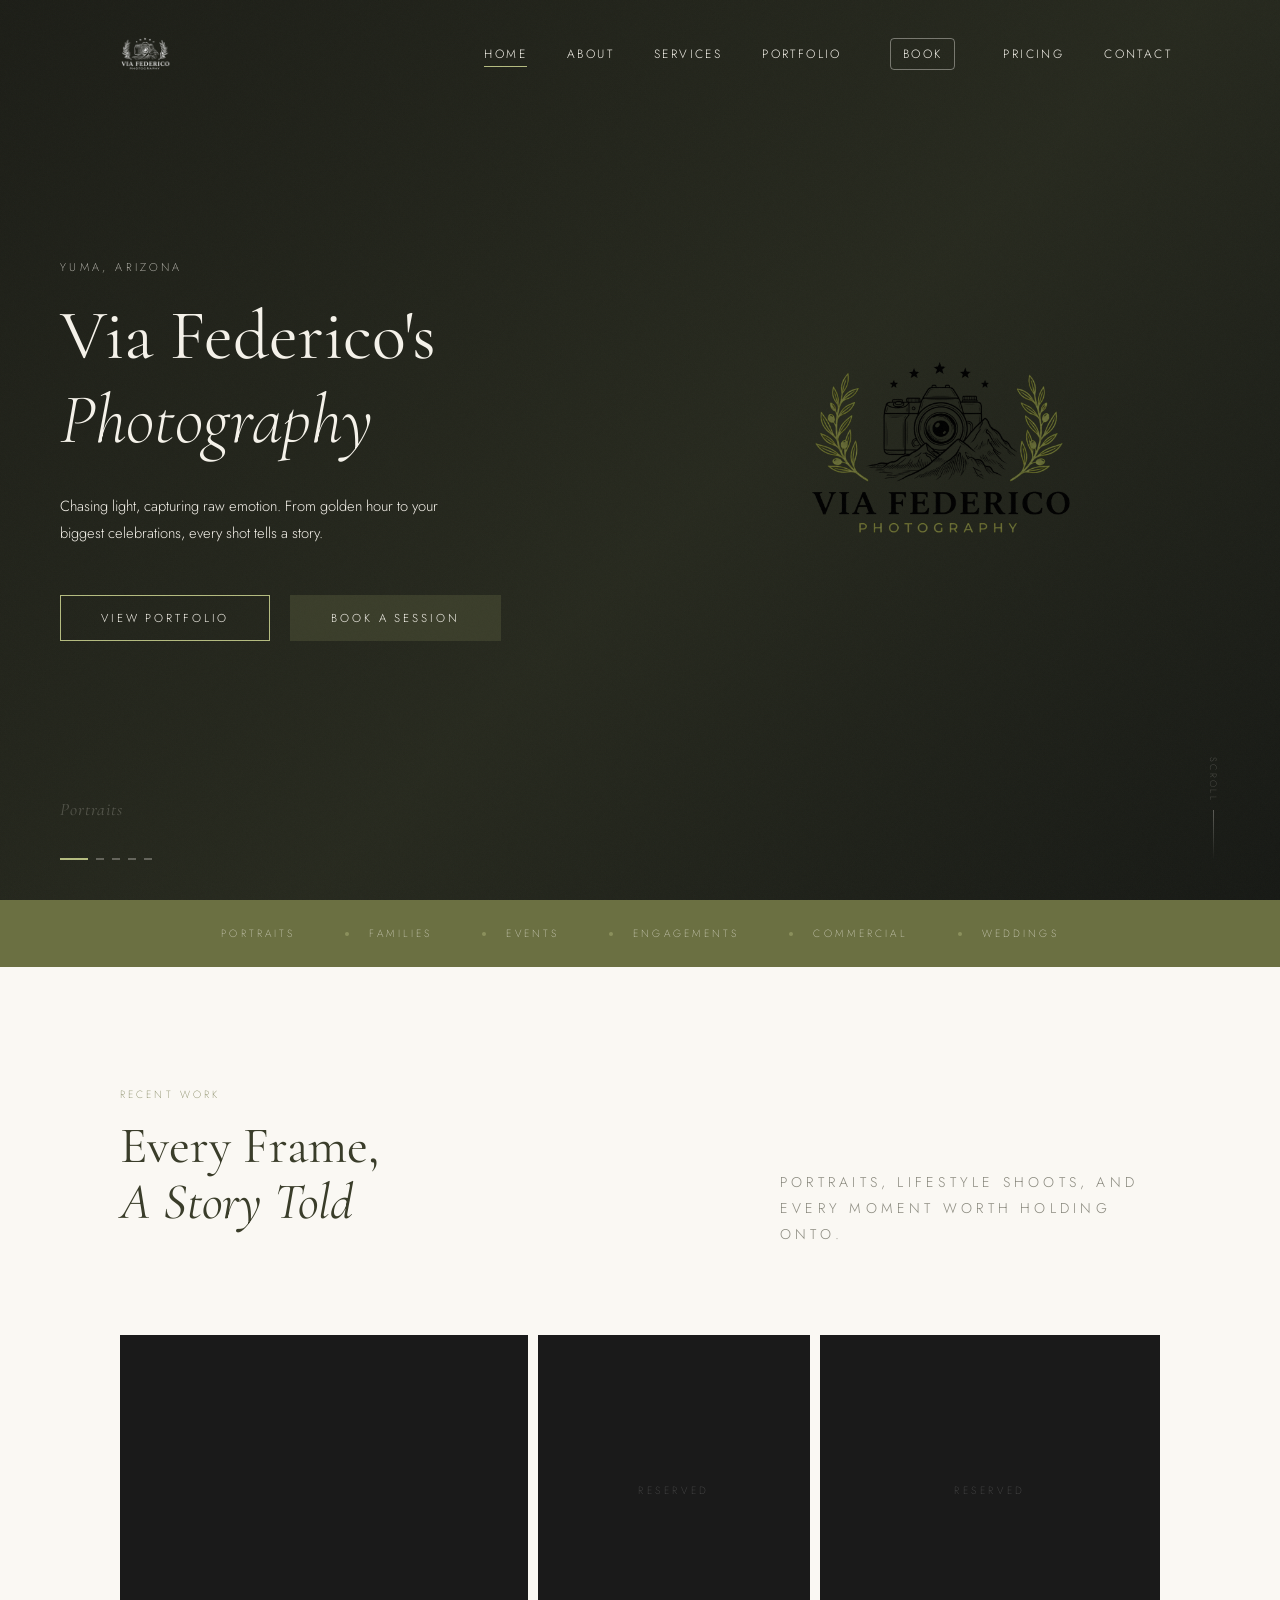
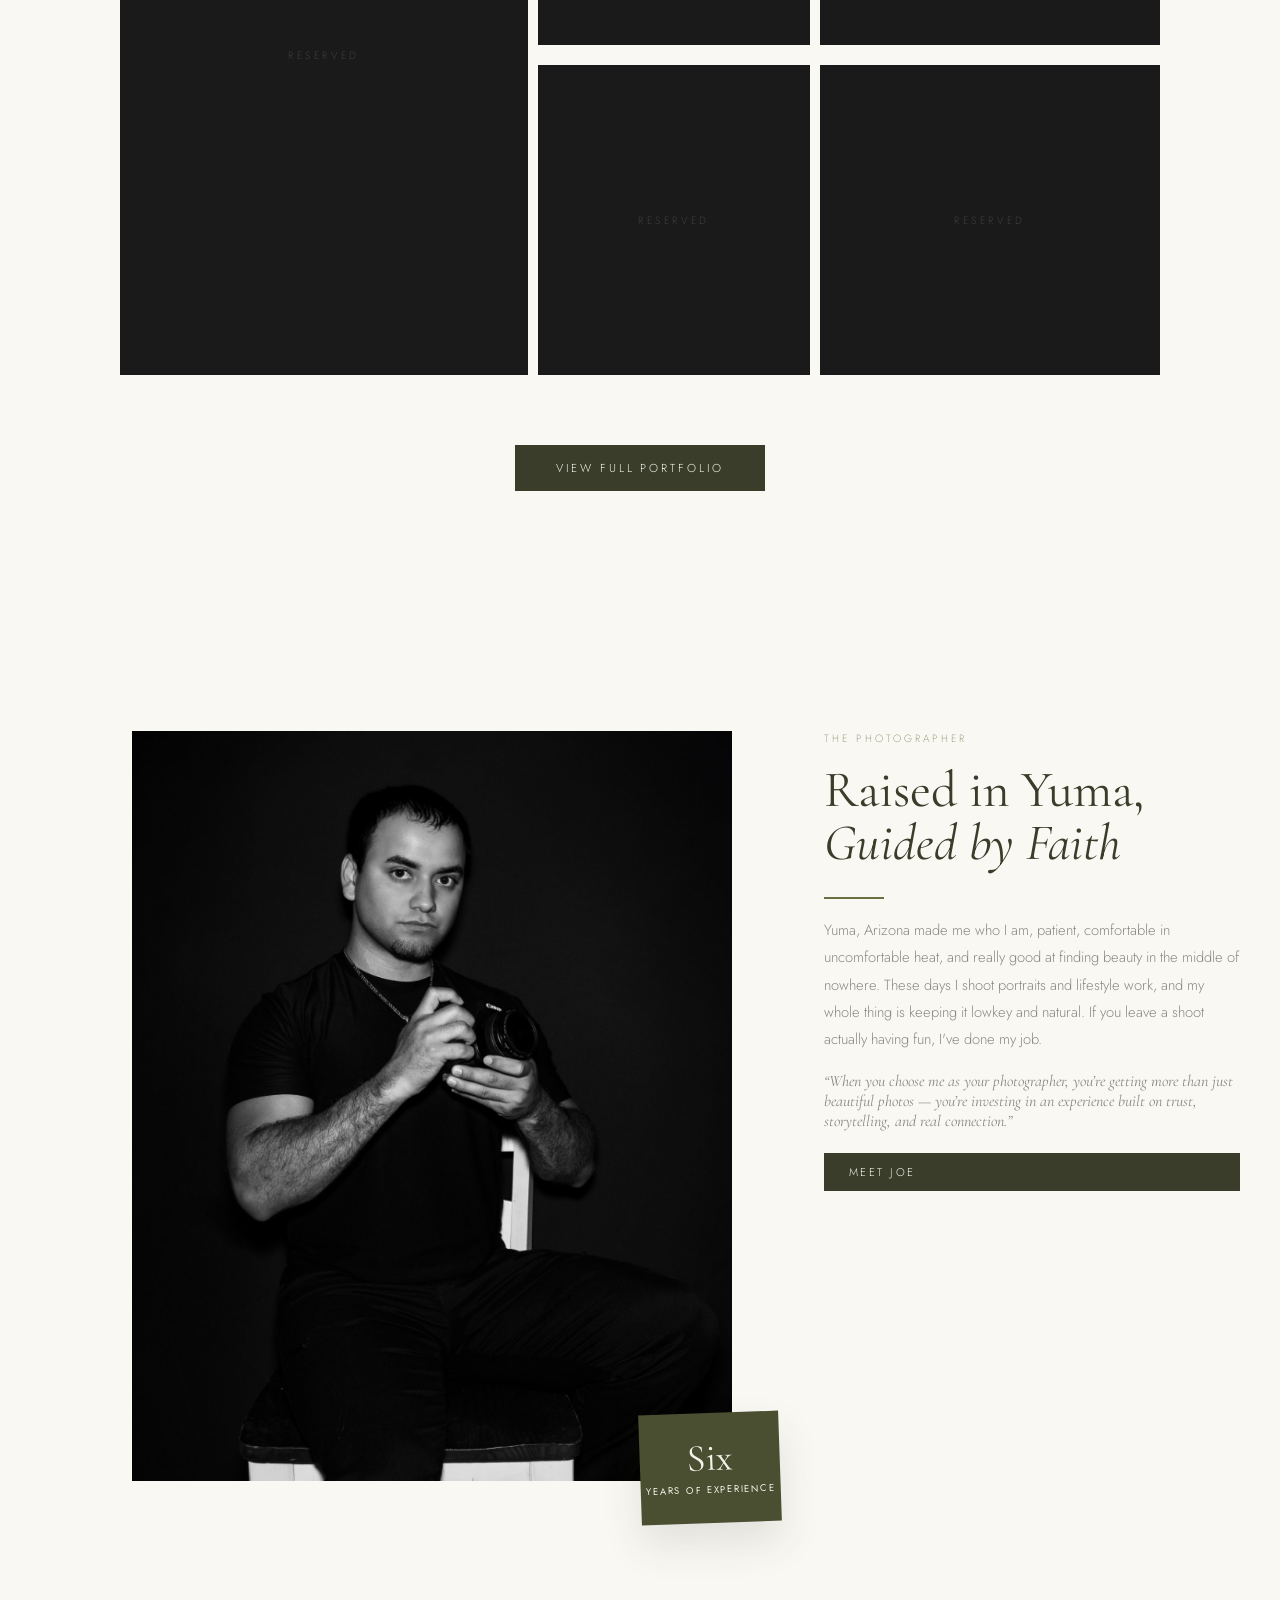
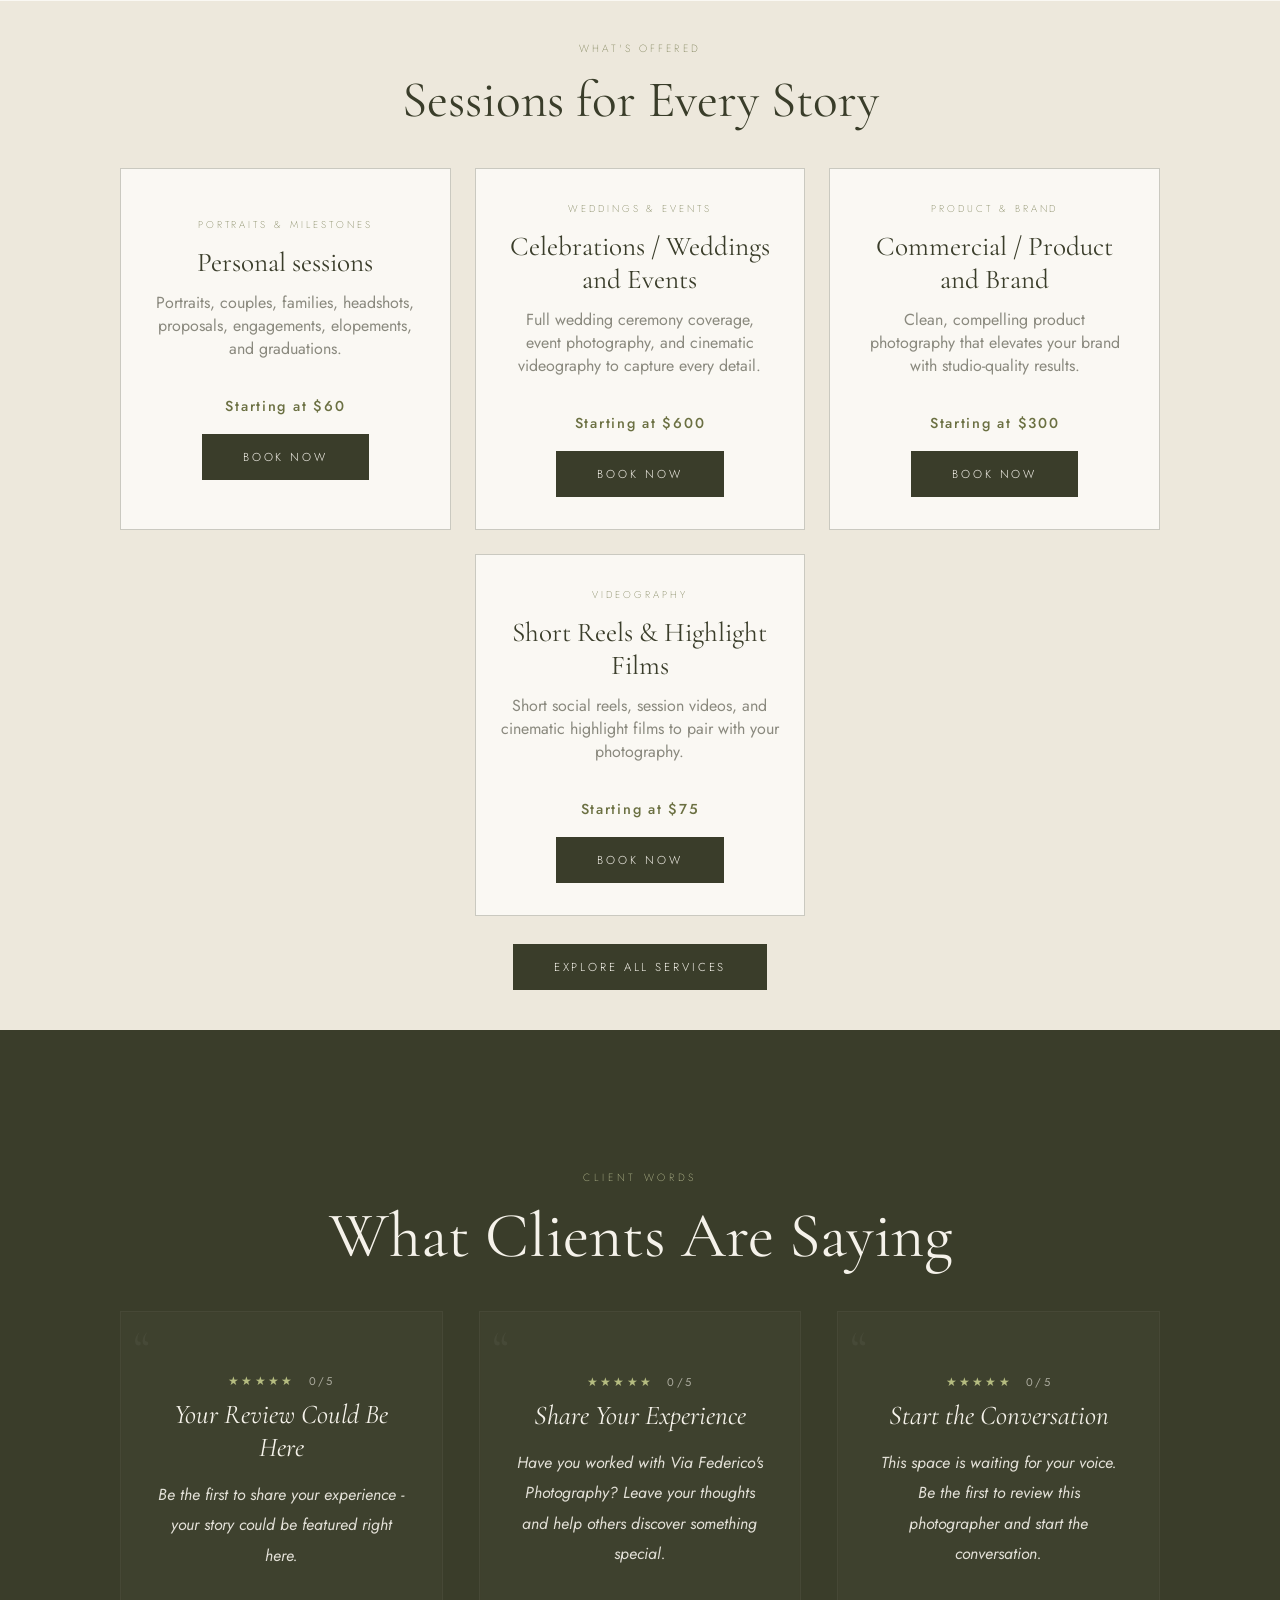
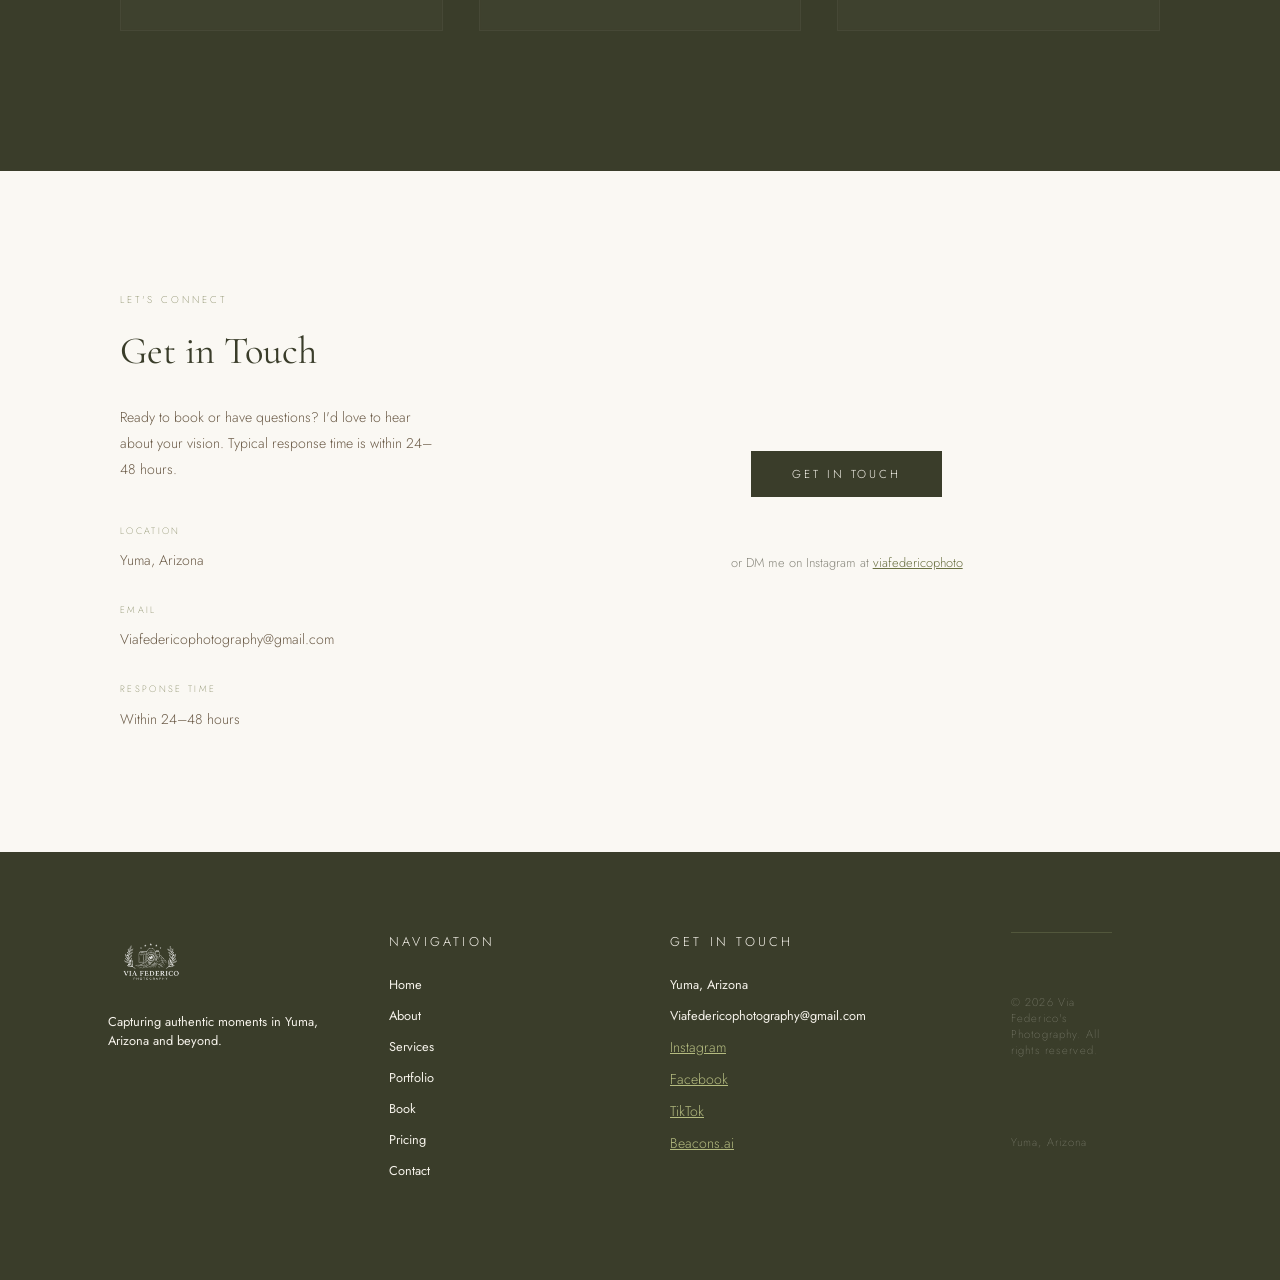
<file: index.html>
<!DOCTYPE html>
<html lang="en">
  <head>
    <meta charset="utf-8" />
    <meta name="viewport" content="width=device-width, initial-scale=1" />
    <title>Via Federico's Photography | Yuma, Arizona</title>
    <meta
      name="description"
      content="Via Federico's Photography - capturing authentic moments in Yuma, Arizona. Portraits, weddings, events, and commercial photography."
    />
    <link rel="preconnect" href="https://fonts.googleapis.com" />
    <link rel="preconnect" href="https://fonts.gstatic.com" crossorigin="anonymous" />
    <link href="https://fonts.googleapis.com/css2?family=Cormorant+Garamond:ital,wght@0,300;0,400;0,500;0,600;1,300;1,400;1,500&family=Jost:wght@200;300;400;500&display=swap" rel="stylesheet" />
    <link rel="icon" href="logo.png" type="image/png" />
    <link rel="stylesheet" href="site.css" />
  </head>
  <body>
    <header class="nav-header" id="siteHeader">
      <div class="nav-inner container">
        <a href="index.html" style="display:flex;align-items:center;gap:12px;text-decoration:none;">
          <img id="logoImage" src="logo.png" alt="Via Federico's Photography" style="height:52px;width:auto;filter:brightness(0) invert(1);transition:height 0.4s ease,filter 0.4s ease;" />
        </a>
        <nav class="nav-links">
          <a class="nav-link" href="index.html">Home</a>
          <a class="nav-link" href="about.html">About</a>
          <a class="nav-link" href="services.html">Services</a>
          <a class="nav-link" href="portfolio.html">Portfolio</a>
          <a class="nav-link nav-book" href="booking.html">Book</a>
          <a class="nav-link" href="pricing.html">Pricing</a>
          <a class="nav-link" href="contact.html">Contact</a>
        </nav>
        <button class="mobile-menu-btn" id="menuToggle" aria-label="Toggle menu">
          <span id="burgerTop"></span>
          <span id="burgerMiddle"></span>
          <span id="burgerBottom"></span>
        </button>
      </div>
      <div class="mobile-menu" id="mobileMenu">
        <nav>
          <a href="index.html">Home</a>
          <a href="about.html">About</a>
          <a href="services.html">Services</a>
          <a href="portfolio.html">Portfolio</a>
          <a href="booking.html">Book</a>
          <a href="pricing.html">Pricing</a>
          <a href="contact.html">Contact</a>
        </nav>
      </div>
    </header>

    <main>
      <section class="hero-section">
        <div class="slideshow-container" id="slideshow">
          <div class="slideshow-slide active" style="background: hsl(88, 10%, 9%);">
            <div class="photo-placeholder"></div>
            <div class="slide-caption">Portraits</div>
          </div>
          <div class="slideshow-slide" style="background: hsl(100, 13%, 11%);">
            <div class="photo-placeholder"></div>
            <div class="slide-caption">Weddings</div>
          </div>
          <div class="slideshow-slide" style="background: hsl(112, 16%, 13%);">
            <div class="photo-placeholder"></div>
            <div class="slide-caption">Engagements</div>
          </div>
          <div class="slideshow-slide" style="background: hsl(124, 19%, 15%);">
            <div class="photo-placeholder"></div>
            <div class="slide-caption">Events</div>
          </div>
          <div class="slideshow-slide" style="background: hsl(136, 22%, 17%);">
            <div class="photo-placeholder"></div>
            <div class="slide-caption">Families</div>
          </div>
          <div class="slideshow-dot-row" id="slideDots"></div>
        </div>
        <div class="hero-backdrop"></div>
        <div class="hero-grid">
          <div class="hero-copy">
            <p class="hero-subtitle">Yuma, Arizona</p>
            <h1 class="title">Via Federico's</h1>
            <h1 class="subtitle">Photography</h1>
            <p class="lead">Chasing light, capturing raw emotion. From golden hour to your biggest celebrations, every shot tells a story.</p>
            <div class="hero-actions">
              <a class="btn-primary" href="portfolio.html">View Portfolio</a>
              <a class="btn-dark" href="https://viafedericophotography.setmore.com" target="_blank">Book a Session</a>
            </div>
          </div>
          <div class="hero-image">
            <img src="logo.png" alt="Via Federico's Photography logo" />
          </div>
        </div>
        <div class="hero-scroll-hint">
          <span>Scroll</span>
          <div class="hero-scroll-line"></div>
        </div>
      </section>

      <section class="marquee-strip">
        <span class="marquee-item">Portraits</span>
        <span class="marquee-item"><span class="dot"></span>Families</span>
        <span class="marquee-item"><span class="dot"></span>Events</span>
        <span class="marquee-item"><span class="dot"></span>Engagements</span>
        <span class="marquee-item"><span class="dot"></span>Commercial</span>
        <span class="marquee-item"><span class="dot"></span>Weddings</span>
      </section>

      <section class="content-section">
        <div class="container">
          <div class="section-head reveal" style="display:grid;grid-template-columns:1fr 1fr;gap:40px;align-items:end;margin-bottom:72px;">
            <div>
              <p>Recent Work</p>
              <h2>Every Frame,<br /><em>A Story Told</em></h2>
            </div>
            <div>
              <p class="lead" style="margin-left:auto;max-width:380px;">Portraits, lifestyle shoots, and every moment worth holding onto.</p>
            </div>
          </div>
          <div style="display:grid;grid-template-columns:1.2fr 0.8fr 1fr;grid-template-rows:auto auto;gap:10px;">
            <div class="portfolio-item reveal" style="grid-row:1 / 3;height:640px;"><div class="photo-placeholder" style="height:100%;"></div><div class="overlay"><span style="font-family:'Cormorant Garamond',serif;font-style:italic;font-size:1.4rem;color:var(--cream);">Portraits</span></div></div>
            <div class="portfolio-item reveal" style="height:310px;"><div class="photo-placeholder" style="height:100%;"></div><div class="overlay"><span style="font-family:'Cormorant Garamond',serif;font-style:italic;font-size:1.4rem;color:var(--cream);">Weddings</span></div></div>
            <div class="portfolio-item reveal" style="height:310px;"><div class="photo-placeholder" style="height:100%;"></div><div class="overlay"><span style="font-family:'Cormorant Garamond',serif;font-style:italic;font-size:1.4rem;color:var(--cream);">Golden Hour</span></div></div>
            <div class="portfolio-item reveal" style="height:310px;"><div class="photo-placeholder" style="height:100%;"></div><div class="overlay"><span style="font-family:'Cormorant Garamond',serif;font-style:italic;font-size:1.4rem;color:var(--cream);">Engagements</span></div></div>
            <div class="portfolio-item reveal" style="height:310px;"><div class="photo-placeholder" style="height:100%;"></div><div class="overlay"><span style="font-family:'Cormorant Garamond',serif;font-style:italic;font-size:1.4rem;color:var(--cream);">Families</span></div></div>
          </div>
          <div class="portfolio-footer reveal" style="text-align:center;margin-top:60px;"><a class="btn-dark" href="portfolio.html">View Full Portfolio</a></div>
        </div>
      </section>

      <!-- The Photographer -->
      <section class="content-section" style="background:var(--warm-white);">
        <div class="container">
          
          <div class="photographer-grid reveal">
            <div class="photographer-media">
              <img src="assets/094A2962-2.png" alt="Via Federico's Photography" style="max-width:600px;width:100%;height:auto;display:block;margin:0 auto;" />
              <div class="experience-badge">
                <div class="exp-number">Six</div>
                <div class="exp-sub">Years of Experience</div>
              </div>
            </div>
            <div class="photographer-copy">
              <p class="photographer-label">THE PHOTOGRAPHER</p>
              <h3 style="font-family:'Cormorant Garamond',serif;color:var(--olive-deep);margin-bottom:18px;">Raised in Yuma,<br /><em>Guided by Faith</em></h3>
              <div class="divider"></div>
              <p class="lead" style="color:var(--stone);max-width:760px;margin-bottom:18px;">Yuma, Arizona made me who I am, patient, comfortable in uncomfortable heat, and really good at finding beauty in the middle of nowhere. These days I shoot portraits and lifestyle work, and my whole thing is keeping it lowkey and natural. If you leave a shoot actually having fun, I've done my job.</p>
              <p class="photographer-quote" style="font-style:italic;color:var(--stone);max-width:640px;margin-bottom:22px;">“When you choose me as your photographer, you’re getting more than just beautiful photos — you’re investing in an experience built on trust, storytelling, and real connection.”</p>
              <a class="btn-dark btn-small" href="about.html">Meet Joe</a>
            </div>
          </div>
        </div>
      </section>

      <!-- What's Offered -->
      <section class="content-section" style="background:var(--parchment);padding-top:40px;padding-bottom:40px;">
        <div class="container">
          <div class="section-head center reveal" style="margin-bottom:40px;">
            <p>What's Offered</p>
            <h2>Sessions for Every Story</h2>
          </div>
          <div class="offer-grid">
            <div class="offer-card reveal">
              <p style="font-family:'Jost',sans-serif;font-weight:200;font-size:0.62rem;letter-spacing:0.3em;text-transform:uppercase;color:var(--olive-mid);margin-bottom:14px;">Portraits & Milestones</p>
              <h3 style="font-family:'Cormorant Garamond',serif;color:var(--olive-deep);margin-bottom:12px;">Personal sessions</h3>
              <p style="color:var(--stone);">Portraits, couples, families, headshots, proposals, engagements, elopements, and graduations.</p>
              <p class="offer-price">Starting at $60</p>
              <a class="btn-dark" href="https://viafedericophotography.setmore.com" target="_blank">Book Now</a>
            </div>
            <div class="offer-card reveal">
              <p style="font-family:'Jost',sans-serif;font-weight:200;font-size:0.62rem;letter-spacing:0.3em;text-transform:uppercase;color:var(--olive-mid);margin-bottom:14px;">Weddings & Events</p>
              <h3 style="font-family:'Cormorant Garamond',serif;color:var(--olive-deep);margin-bottom:12px;">Celebrations / Weddings and Events</h3>
              <p style="color:var(--stone);">Full wedding ceremony coverage, event photography, and cinematic videography to capture every detail.</p>
              <p class="offer-price">Starting at $600</p>
              <a class="btn-dark" href="https://viafedericophotography.setmore.com" target="_blank">Book Now</a>
            </div>
            <div class="offer-card reveal">
              <p style="font-family:'Jost',sans-serif;font-weight:200;font-size:0.62rem;letter-spacing:0.3em;text-transform:uppercase;color:var(--olive-mid);margin-bottom:14px;">Product & Brand</p>
              <h3 style="font-family:'Cormorant Garamond',serif;color:var(--olive-deep);margin-bottom:12px;">Commercial / Product and Brand</h3>
              <p style="color:var(--stone);">Clean, compelling product photography that elevates your brand with studio-quality results.</p>
              <p class="offer-price">Starting at $300</p>
              <a class="btn-dark" href="https://viafedericophotography.setmore.com" target="_blank">Book Now</a>
            </div>
            <div class="offer-card offer-card--videography reveal">
              <p style="font-family:'Jost',sans-serif;font-weight:200;font-size:0.62rem;letter-spacing:0.3em;text-transform:uppercase;color:var(--olive-mid);margin-bottom:14px;">Videography</p>
              <h3 style="font-family:'Cormorant Garamond',serif;color:var(--olive-deep);margin-bottom:12px;">Short Reels & Highlight Films</h3>
              <p style="color:var(--stone);">Short social reels, session videos, and cinematic highlight films to pair with your photography.</p>
              <p class="offer-price">Starting at $75</p>
              <a class="btn-dark" href="https://viafedericophotography.setmore.com" target="_blank">Book Now</a>
            </div>
          </div>
          <div style="text-align:center;margin-top:28px;" class="reveal"><a class="btn-dark" href="services.html">Explore All Services</a></div>
        </div>
      </section>

      <!-- Client Words -->
      <section class="content-section client-words" style="background:var(--olive-deep);color:var(--cream);">
        <div class="container">
          <div class="section-head center reveal" style="margin-bottom:40px;">
            <p>Client Words</p>
            <h2>What Clients Are Saying</h2>
          </div>
          <div class="client-box-grid">
            <a class="client-box reveal" href="contact.html">
              <span class="quote-mark">“</span>
              <div class="stars">★★★★★ <span class="rating">0/5</span></div>
              <h3>Your Review Could Be Here</h3>
              <p>Be the first to share your experience - your story could be featured right here.</p>
            </a>
            <a class="client-box reveal" href="contact.html">
              <span class="quote-mark">“</span>
              <div class="stars">★★★★★ <span class="rating">0/5</span></div>
              <h3>Share Your Experience</h3>
              <p>Have you worked with Via Federico's Photography? Leave your thoughts and help others discover something special.</p>
            </a>
            <a class="client-box reveal" href="contact.html">
              <span class="quote-mark">“</span>
              <div class="stars">★★★★★ <span class="rating">0/5</span></div>
              <h3>Start the Conversation</h3>
              <p>This space is waiting for your voice. Be the first to review this photographer and start the conversation.</p>
            </a>
          </div>
        </div>
      </section>

      <!-- Let's Connect -->
      <section class="content-section" style="background:var(--warm-white);padding-bottom:120px;">
        <div class="container contact-grid">
          <div class="contact-info reveal">
            <p style="font-family:'Jost',sans-serif;font-weight:200;font-size:0.62rem;letter-spacing:0.3em;text-transform:uppercase;color:var(--olive-mid);margin-bottom:20px;">Let's Connect</p>
            <h2 style="font-family:'Cormorant Garamond',serif;font-size:clamp(2rem,3vw,3.2rem);font-weight:400;color:var(--olive-deep);line-height:1.1;margin-bottom:32px;">Get in Touch</h2>
            <p class="lead" style="color:var(--bark);max-width:680px;margin:0 auto 36px;">Ready to book or have questions? I'd love to hear about your vision. Typical response time is within 24–48 hours.</p>
            <div style="display:flex;flex-direction:column;gap:28px;max-width:360px;margin:40px 0 0;">
              <div><p style="font-family:'Jost',sans-serif;font-weight:200;font-size:0.58rem;letter-spacing:0.25em;text-transform:uppercase;color:var(--olive-mid);margin-bottom:8px;">Location</p><p style="font-family:'Jost',sans-serif;font-weight:300;font-size:0.88rem;color:var(--bark);">Yuma, Arizona</p></div>
              <div><p style="font-family:'Jost',sans-serif;font-weight:200;font-size:0.58rem;letter-spacing:0.25em;text-transform:uppercase;color:var(--olive-mid);margin-bottom:8px;">Email</p><a href="mailto:Viafedericophotography@gmail.com" style="font-family:'Jost',sans-serif;font-weight:300;font-size:0.88rem;color:var(--bark);text-decoration:none;">Viafedericophotography@gmail.com</a></div>
              <div><p style="font-family:'Jost',sans-serif;font-weight:200;font-size:0.58rem;letter-spacing:0.25em;text-transform:uppercase;color:var(--olive-mid);margin-bottom:8px;">Response Time</p><p style="font-family:'Jost',sans-serif;font-weight:300;font-size:0.88rem;color:var(--bark);">Within 24–48 hours</p></div>
            </div>
          </div>

          <div class="contact-form reveal" style="display:flex;flex-direction:column;align-items:center;justify-content:center;text-align:center;">
            <a class="btn-dark" href="https://viafedericosphotography.com/contact.html">Get in Touch</a>
            <p style="font-family:'Jost',sans-serif;font-weight:300;font-size:0.8rem;color:var(--stone);margin-top:20px;">or DM me on Instagram at <a href="https://www.instagram.com/viafedericophotos/" target="_blank" style="color:var(--olive-mid);text-decoration:underline;">viafedericophoto</a></p>
          </div>
        </div>
      </section>

    </main>

    <footer class="footer">
      <div class="container footer-grid">
        <div>
          <img src="logo.png" alt="Via Federico's Photography" style="height:60px;width:auto;margin-bottom:20px;filter:brightness(0) invert(1) opacity(0.85);" />
          <p>Capturing authentic moments in Yuma, Arizona and beyond.</p>
        </div>
        <div>
          <p class="footer-title">Navigation</p>
          <div style="display:flex;flex-direction:column;gap:12px;">
            <a href="index.html">Home</a>
            <a href="about.html">About</a>
            <a href="services.html">Services</a>
            <a href="portfolio.html">Portfolio</a>
            <a href="booking.html">Book</a>
            <a href="pricing.html">Pricing</a>
            <a href="contact.html">Contact</a>
          </div>
        </div>
        <div>
          <p class="footer-title">Get in Touch</p>
          <div style="display:flex;flex-direction:column;gap:12px;">
            <p>Yuma, Arizona</p>
            <a href="mailto:Viafedericophotography@gmail.com">Viafedericophotography@gmail.com</a>
          <div style="display:flex;flex-direction:column;gap:12px;">
            <a href="https://www.instagram.com/viafedericophotos/" target="_blank" style="font-family:'Jost',sans-serif;font-weight:300;font-size:0.88rem;color:var(--olive-pale);text-decoration:underline;display:inline-block;">Instagram</a>
            <a href="https://www.facebook.com/profile.php?id=61590409161497" target="_blank" style="font-family:'Jost',sans-serif;font-weight:300;font-size:0.88rem;color:var(--olive-pale);text-decoration:underline;display:inline-block;">Facebook</a>
            <a href="https://www.tiktok.com/@viafedericophotography" target="_blank" style="font-family:'Jost',sans-serif;font-weight:300;font-size:0.88rem;color:var(--olive-pale);text-decoration:underline;display:inline-block;">TikTok</a>
            <a href="https://beaconsai.com/viafedericophotography" target="_blank" style="font-family:'Jost',sans-serif;font-weight:300;font-size:0.88rem;color:var(--olive-pale);text-decoration:underline;display:inline-block;">Beacons.ai</a>
          </div>
        </div>
      </div>
      <div class="container footer-bottom">
        <p>&copy; 2026 Via Federico's Photography. All rights reserved.</p>
        <p>Yuma, Arizona</p>
      </div>
    </footer>

    <script src="site.js" defer></script>
  </body>
</html>
</file>
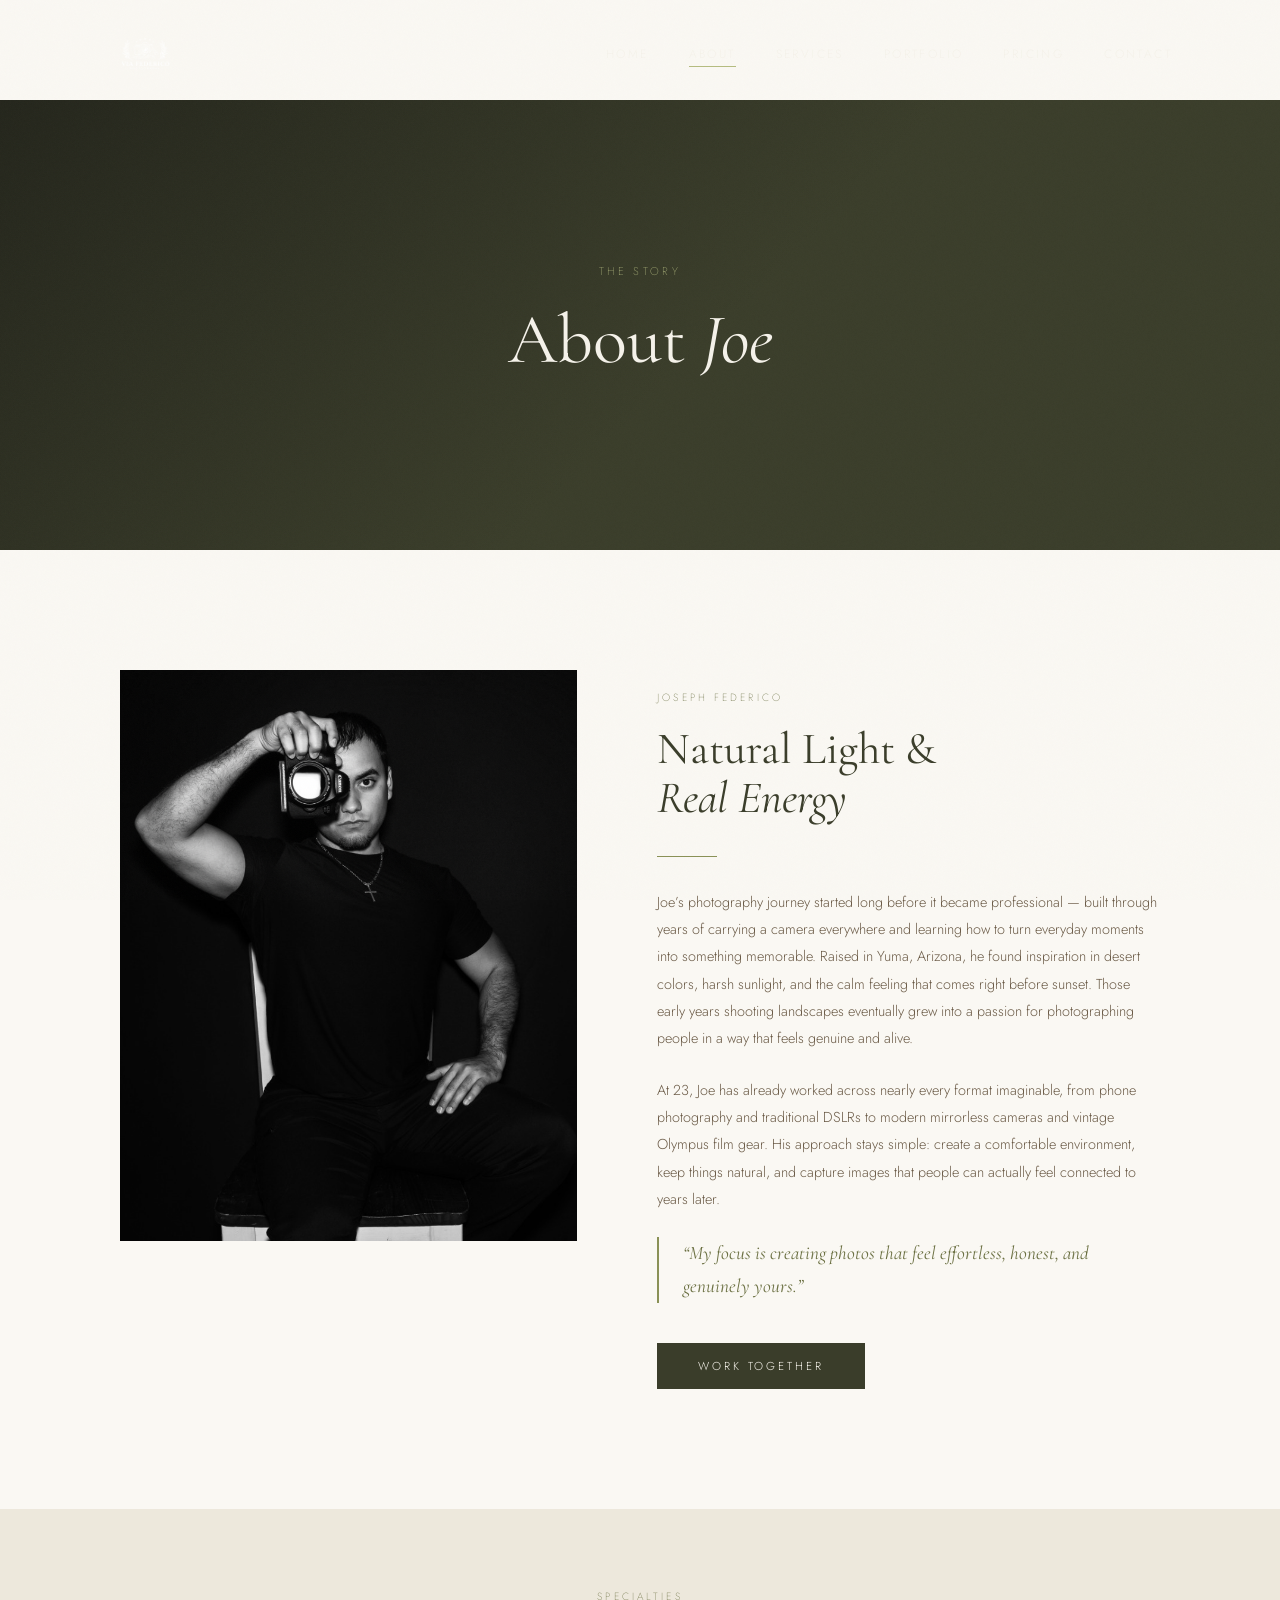
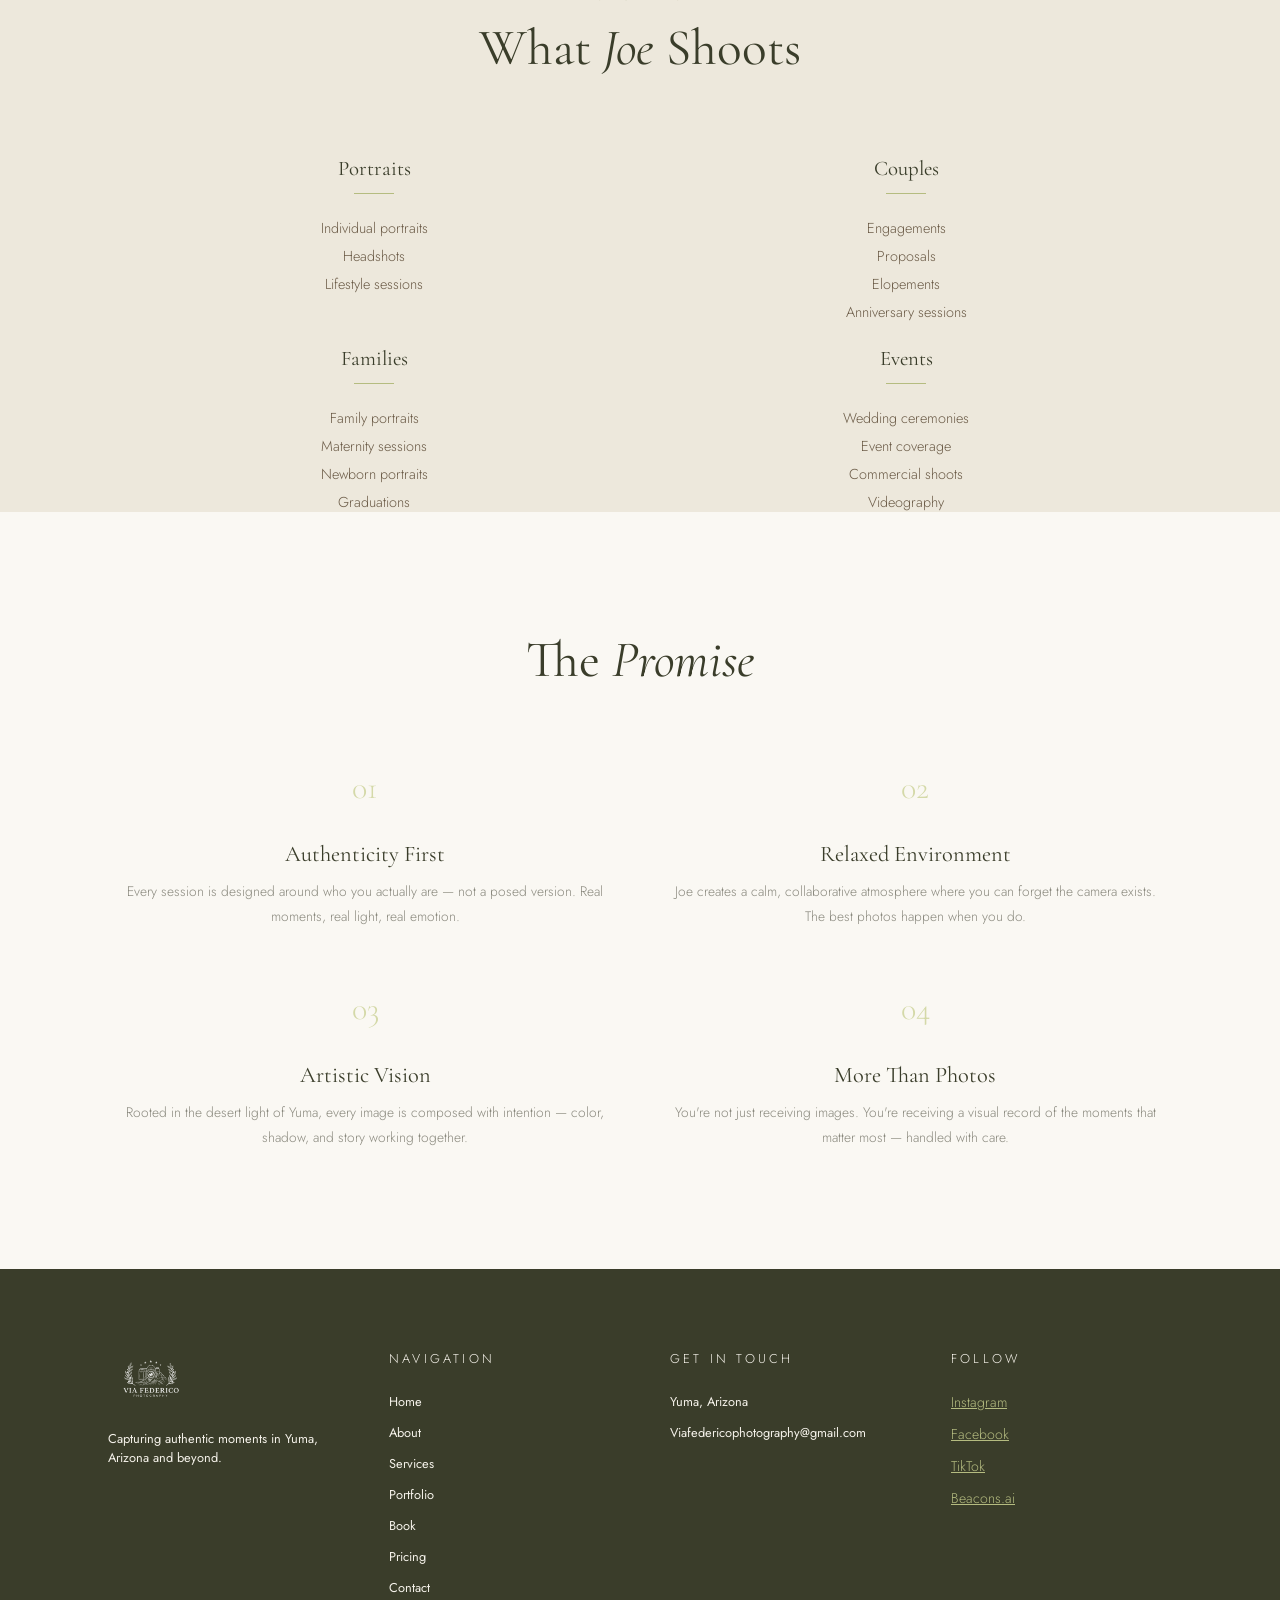
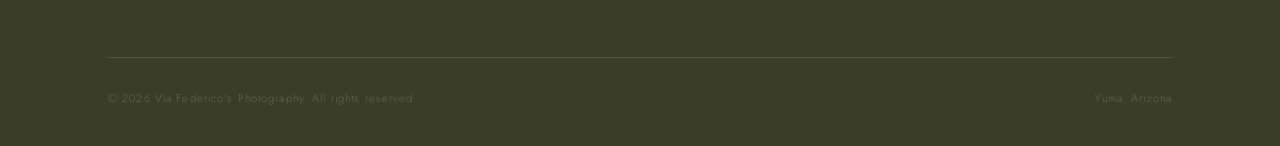
<file: about.html>
<!DOCTYPE html>
<html lang="en">
  <head>
    <meta charset="utf-8" />
    <meta name="viewport" content="width=device-width, initial-scale=1" />
    <title>About | Via Federico's Photography</title>
    <meta
      name="description"
      content="Learn about Joe, the photographer behind Via Federico's Photography in Yuma, Arizona."
    />
    <link rel="preconnect" href="https://fonts.googleapis.com" />
    <link rel="preconnect" href="https://fonts.gstatic.com" crossorigin="anonymous" />
    <link href="https://fonts.googleapis.com/css2?family=Cormorant+Garamond:ital,wght@0,300;0,400;0,500;0,600;1,300;1,400;1,500&family=Jost:wght@200;300;400;500&display=swap" rel="stylesheet" />
    <link rel="icon" href="logo.png" type="image/png" />
    <link rel="stylesheet" href="site.css" />
  </head>
  <body>
    <header class="nav-header" id="siteHeader">
      <div class="nav-inner container">
        <a href="index.html" style="display:flex;align-items:center;gap:12px;text-decoration:none;">
          <img id="logoImage" src="logo.png" alt="Via Federico's Photography" style="height:52px;width:auto;filter:brightness(0) invert(1);transition:height 0.4s ease,filter 0.4s ease;" />
        </a>
        <nav class="nav-links">
          <a class="nav-link" href="index.html">Home</a>
          <a class="nav-link" href="about.html">About</a>
          <a class="nav-link" href="services.html">Services</a>
          <a class="nav-link" href="portfolio.html">Portfolio</a>
          <a class="nav-link" href="pricing.html">Pricing</a>
          <a class="nav-link" href="contact.html">Contact</a>
        </nav>
        <button class="mobile-menu-btn" id="menuToggle" aria-label="Toggle menu">
          <span id="burgerTop"></span>
          <span id="burgerMiddle"></span>
          <span id="burgerBottom"></span>
        </button>
      </div>
      <div class="mobile-menu" id="mobileMenu">
        <nav>
          <a href="index.html">Home</a>
          <a href="about.html">About</a>
          <a href="services.html">Services</a>
          <a href="portfolio.html">Portfolio</a>
          <a href="pricing.html">Pricing</a>
          <a href="contact.html">Contact</a>
        </nav>
      </div>
    </header>

    <main style="padding-top:100px;">
      <section class="hero-compact">
        <div class="hero-backdrop"></div>
        <div class="hero-grid" style="grid-template-columns:1fr;justify-items:center;">
          <div class="hero-copy" style="text-align:center;grid-column:1;width:100%;max-width:800px;">
            <p class="hero-subtitle">The Story</p>
            <h1 class="title">About <em>Joe</em></h1>
          </div>
        </div>
      </section>

      <section class="content-section" style="background:var(--warm-white);">
        <div class="container about-grid">
          <div class="reveal" style="position:relative;">
           <img src="assets/094A2947-Edit-1.png" alt="Joseph Federico" style="width:100%;height:auto;display:block;object-fit:cover;" />
          </div>
          <div class="reveal" style="padding-top:20px;">
            <p style="font-family:'Jost',sans-serif;font-weight:200;font-size:0.65rem;letter-spacing:0.3em;text-transform:uppercase;color:var(--olive-mid);margin-bottom:20px;">Joseph Federico</p>
            <h2 style="font-family:'Cormorant Garamond',serif;font-size:clamp(2.2rem,3.5vw,3rem);font-weight:400;color:var(--olive-deep);line-height:1.1;margin-bottom:32px;">Natural Light &amp; <br /><em>Real Energy</em></h2>
            <div style="width:60px;height:1px;background:var(--olive-light);margin-bottom:32px;"></div>
            <p style="font-family:'Jost',sans-serif;font-weight:300;font-size:0.9rem;line-height:1.9;color:var(--bark);margin-bottom:24px;">Joe’s photography journey started long before it became professional — built through years of carrying a camera everywhere and learning how to turn everyday moments into something memorable. Raised in Yuma, Arizona, he found inspiration in desert colors, harsh sunlight, and the calm feeling that comes right before sunset. Those early years shooting landscapes eventually grew into a passion for photographing people in a way that feels genuine and alive.</p>
            <p style="font-family:'Jost',sans-serif;font-weight:300;font-size:0.9rem;line-height:1.9;color:var(--bark);margin-bottom:24px;">At 23, Joe has already worked across nearly every format imaginable, from phone photography and traditional DSLRs to modern mirrorless cameras and vintage Olympus film gear. His approach stays simple: create a comfortable environment, keep things natural, and capture images that people can actually feel connected to years later.</p>
            <blockquote style="border-left:2px solid var(--olive-light);padding-left:24px;margin:0 0 40px;"><p style="font-family:'Cormorant Garamond',serif;font-style:italic;font-size:1.2rem;line-height:1.7;color:var(--olive-mid);">“My focus is creating photos that feel effortless, honest, and genuinely yours.”</p></blockquote>
            <a class="btn-dark" href="contact.html">Work Together</a>
          </div>
        </div>
      </section>

      <section class="section-compact" style="background:var(--parchment);">
        <div class="container">
          <div class="section-head center reveal" style="margin-bottom:80px;">
            <p>Specialties</p>
            <h2>What <em>Joe</em> Shoots</h2>
          </div>
          <div class="service-grid" style="text-align:center;">
            <div class="service-card reveal">
              <h3 style="font-family:'Cormorant Garamond',serif;font-size:1.3rem;color:var(--olive-deep);margin-bottom:12px;">Portraits</h3>
              <div style="width:40px;height:1px;background:var(--olive-pale);margin:12px auto 24px;"></div>
              <ul style="font-family:'Jost',sans-serif;font-weight:300;font-size:0.9rem;color:var(--bark);list-style:none;padding:0;margin:0;">
                <li style="margin-bottom:8px;">Individual portraits</li>
                <li style="margin-bottom:8px;">Headshots</li>
                <li>Lifestyle sessions</li>
              </ul>
            </div>
            <div class="service-card reveal">
              <h3 style="font-family:'Cormorant Garamond',serif;font-size:1.3rem;color:var(--olive-deep);margin-bottom:12px;">Couples</h3>
              <div style="width:40px;height:1px;background:var(--olive-pale);margin:12px auto 24px;"></div>
              <ul style="font-family:'Jost',sans-serif;font-weight:300;font-size:0.9rem;color:var(--bark);list-style:none;padding:0;margin:0;">
                <li style="margin-bottom:8px;">Engagements</li>
                <li style="margin-bottom:8px;">Proposals</li>
                <li style="margin-bottom:8px;">Elopements</li>
                <li>Anniversary sessions</li>
              </ul>
            </div>
            <div class="service-card reveal">
              <h3 style="font-family:'Cormorant Garamond',serif;font-size:1.3rem;color:var(--olive-deep);margin-bottom:12px;">Families</h3>
              <div style="width:40px;height:1px;background:var(--olive-pale);margin:12px auto 24px;"></div>
              <ul style="font-family:'Jost',sans-serif;font-weight:300;font-size:0.9rem;color:var(--bark);list-style:none;padding:0;margin:0;">
                <li style="margin-bottom:8px;">Family portraits</li>
                <li style="margin-bottom:8px;">Maternity sessions</li>
                <li style="margin-bottom:8px;">Newborn portraits</li>
                <li>Graduations</li>
              </ul>
            </div>
            <div class="service-card reveal">
              <h3 style="font-family:'Cormorant Garamond',serif;font-size:1.3rem;color:var(--olive-deep);margin-bottom:12px;">Events</h3>
              <div style="width:40px;height:1px;background:var(--olive-pale);margin:12px auto 24px;"></div>
              <ul style="font-family:'Jost',sans-serif;font-weight:300;font-size:0.9rem;color:var(--bark);list-style:none;padding:0;margin:0;">
                <li style="margin-bottom:8px;">Wedding ceremonies</li>
                <li style="margin-bottom:8px;">Event coverage</li>
                <li style="margin-bottom:8px;">Commercial shoots</li>
                <li>Videography</li>
              </ul>
            </div>
          </div>
        </div>
      </section>

      <section class="content-section" style="background:var(--warm-white);">
        <div class="container">
          <div class="section-head center reveal" style="margin-bottom:80px;">
            <h2>The <em>Promise</em></h2>
          </div>
          <div class="promise-grid" style="display:grid;grid-template-columns:1fr 1fr;gap:60px;">
            <div class="reveal">
              <div style="display:flex;flex-direction:column;align-items:center;text-align:center;">
                <div style="font-family:'Cormorant Garamond',serif;font-size:2rem;font-weight:300;color:var(--olive-mist);line-height:1;margin-bottom:12px;">01</div>
                <div>
                  <h3 style="font-family:'Cormorant Garamond',serif;font-size:1.4rem;color:var(--olive-deep);margin-bottom:12px;">Authenticity First</h3>
                  <p style="font-family:'Jost',sans-serif;font-weight:300;font-size:0.86rem;line-height:1.8;color:var(--stone);">Every session is designed around who you actually are — not a posed version. Real moments, real light, real emotion.</p>
                </div>
              </div>
            </div>
            <div class="reveal">
              <div style="display:flex;flex-direction:column;align-items:center;text-align:center;">
                <div style="font-family:'Cormorant Garamond',serif;font-size:2rem;font-weight:300;color:var(--olive-mist);line-height:1;margin-bottom:12px;">02</div>
                <div>
                  <h3 style="font-family:'Cormorant Garamond',serif;font-size:1.4rem;color:var(--olive-deep);margin-bottom:12px;">Relaxed Environment</h3>
                  <p style="font-family:'Jost',sans-serif;font-weight:300;font-size:0.86rem;line-height:1.8;color:var(--stone);">Joe creates a calm, collaborative atmosphere where you can forget the camera exists. The best photos happen when you do.</p>
                </div>
              </div>
            </div>
            <div class="reveal">
              <div style="display:flex;flex-direction:column;align-items:center;text-align:center;">
                <div style="font-family:'Cormorant Garamond',serif;font-size:2rem;font-weight:300;color:var(--olive-mist);line-height:1;margin-bottom:12px;">03</div>
                <div>
                  <h3 style="font-family:'Cormorant Garamond',serif;font-size:1.4rem;color:var(--olive-deep);margin-bottom:12px;">Artistic Vision</h3>
                  <p style="font-family:'Jost',sans-serif;font-weight:300;font-size:0.86rem;line-height:1.8;color:var(--stone);">Rooted in the desert light of Yuma, every image is composed with intention — color, shadow, and story working together.</p>
                </div>
              </div>
            </div>
            <div class="reveal">
              <div style="display:flex;flex-direction:column;align-items:center;text-align:center;">
                <div style="font-family:'Cormorant Garamond',serif;font-size:2rem;font-weight:300;color:var(--olive-mist);line-height:1;margin-bottom:12px;">04</div>
                <div>
                  <h3 style="font-family:'Cormorant Garamond',serif;font-size:1.4rem;color:var(--olive-deep);margin-bottom:12px;">More Than Photos</h3>
                  <p style="font-family:'Jost',sans-serif;font-weight:300;font-size:0.86rem;line-height:1.8;color:var(--stone);">You're not just receiving images. You're receiving a visual record of the moments that matter most — handled with care.</p>
                </div>
              </div>
            </div>
          </div>
        </div>
      </section>
    </main>

    <footer class="footer">
      <div class="container footer-grid">
        <div>
          <img src="logo.png" alt="Via Federico's Photography" style="height:60px;width:auto;margin-bottom:20px;filter:brightness(0) invert(1) opacity(0.85);" />
          <p>Capturing authentic moments in Yuma, Arizona and beyond.</p>
        </div>
        <div>
          <p class="footer-title">Navigation</p>
          <div style="display:flex;flex-direction:column;gap:12px;">
            <a href="index.html">Home</a>
            <a href="about.html">About</a>
            <a href="services.html">Services</a>
            <a href="portfolio.html">Portfolio</a>
            <a href="booking.html">Book</a>
            <a href="pricing.html">Pricing</a>
            <a href="contact.html">Contact</a>
          </div>
        </div>
        <div>
          <p class="footer-title">Get in Touch</p>
          <div style="display:flex;flex-direction:column;gap:12px;">
            <p>Yuma, Arizona</p>
            <a href="mailto:Viafedericophotography@gmail.com">Viafedericophotography@gmail.com</a>
          </div>
        </div>
        <div>
          <p class="footer-title">Follow</p>
          <div style="display:flex;flex-direction:column;gap:12px;">
            <a href="https://www.instagram.com/viafedericophotos/" target="_blank" style="font-family:'Jost',sans-serif;font-weight:300;font-size:0.88rem;color:var(--olive-pale);text-decoration:underline;display:inline-block;">Instagram</a>
            <a href="https://www.facebook.com/profile.php?id=61590409161497" target="_blank" style="font-family:'Jost',sans-serif;font-weight:300;font-size:0.88rem;color:var(--olive-pale);text-decoration:underline;display:inline-block;">Facebook</a>
            <a href="https://www.tiktok.com/@viafedericophotography" target="_blank" style="font-family:'Jost',sans-serif;font-weight:300;font-size:0.88rem;color:var(--olive-pale);text-decoration:underline;display:inline-block;">TikTok</a>
            <a href="https://beaconsai.com/viafedericophotography" target="_blank" style="font-family:'Jost',sans-serif;font-weight:300;font-size:0.88rem;color:var(--olive-pale);text-decoration:underline;display:inline-block;">Beacons.ai</a>
          </div>
        </div>
      </div>
      <div class="container footer-bottom">
        <p>&copy; 2026 Via Federico's Photography. All rights reserved.</p>
        <p>Yuma, Arizona</p>
      </div>
    </footer>

    <script src="site.js" defer></script>
  </body>
</html>
</file>
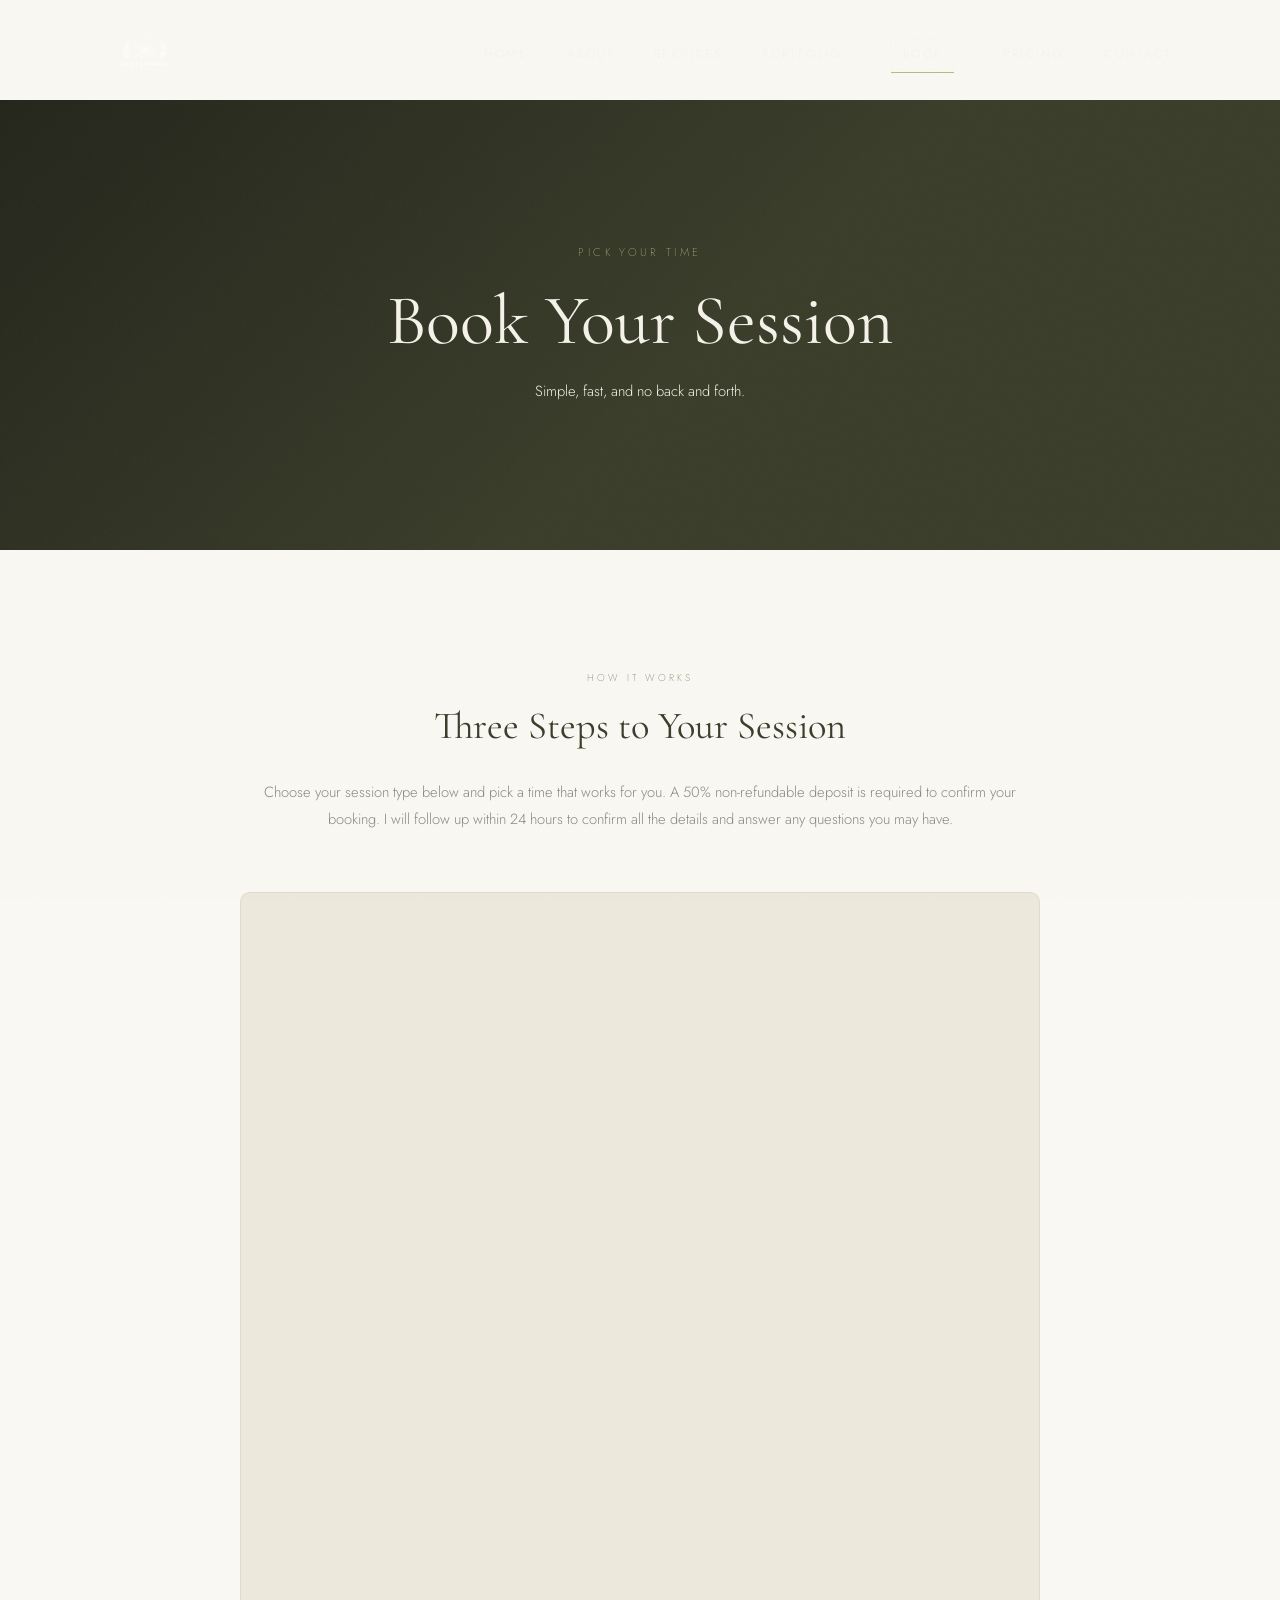
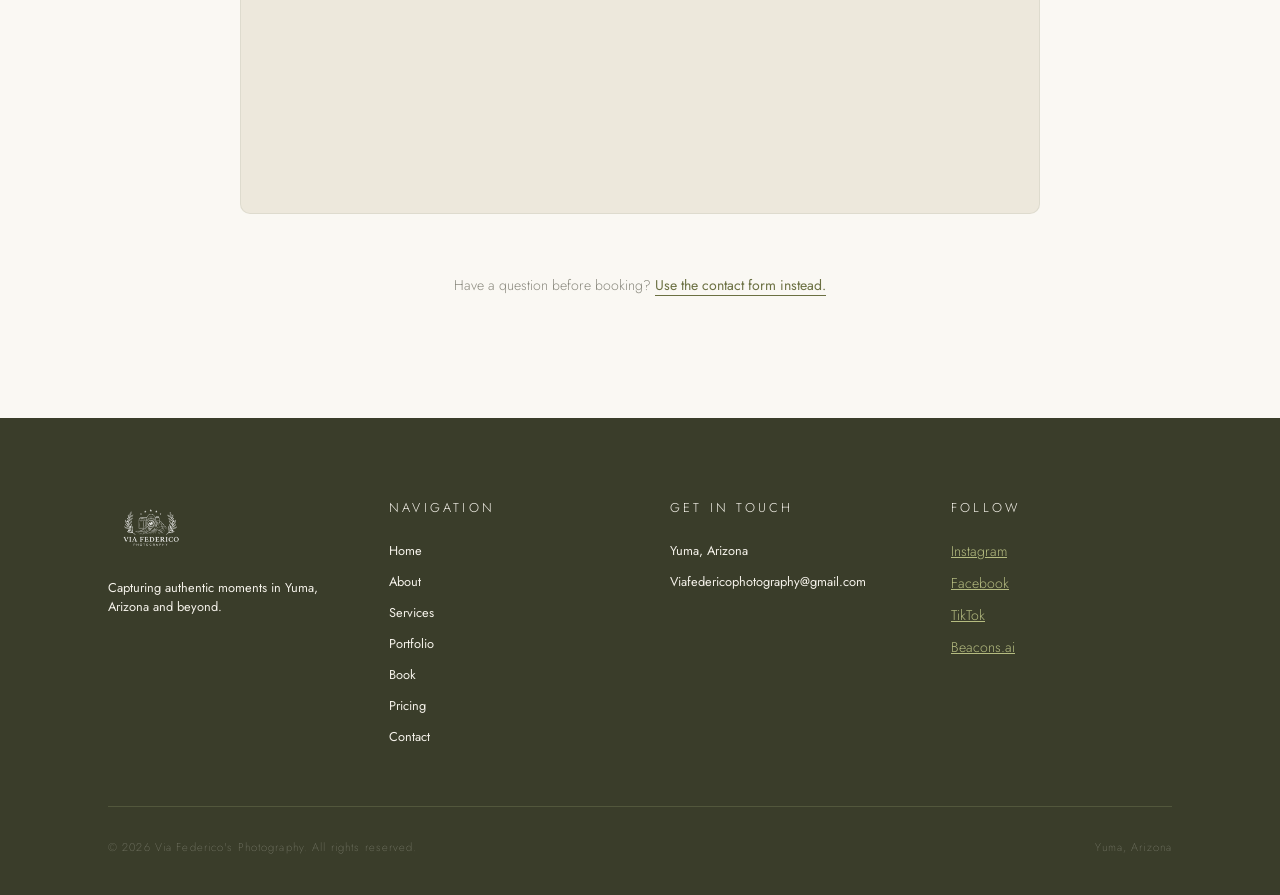
<file: booking.html>
<!DOCTYPE html>
<html lang="en">
  <head>
    <meta charset="utf-8" />
    <meta name="viewport" content="width=device-width, initial-scale=1" />
    <title>Book | Via Federico's Photography</title>
    <meta
      name="description"
      content="Book your photography session with Via Federico's Photography in Yuma, Arizona."
    />
    <link rel="preconnect" href="https://fonts.googleapis.com" />
    <link rel="preconnect" href="https://fonts.gstatic.com" crossorigin="anonymous" />
    <link href="https://fonts.googleapis.com/css2?family=Cormorant+Garamond:ital,wght@0,300;0,400;0,500;0,600;1,300;1,400;1,500&family=Jost:wght@200;300;400;500&display=swap" rel="stylesheet" />
    <link rel="icon" href="logo.png" type="image/png" />
    <link rel="stylesheet" href="site.css" />
  </head>
  <body>
    <header class="nav-header" id="siteHeader">
      <div class="nav-inner container">
        <a href="index.html" style="display:flex;align-items:center;gap:12px;text-decoration:none;">
          <img id="logoImage" src="logo.png" alt="Via Federico's Photography" style="height:52px;width:auto;filter:brightness(0) invert(1);transition:height 0.4s ease,filter 0.4s ease;" />
        </a>
        <nav class="nav-links">
          <a class="nav-link" href="index.html">Home</a>
          <a class="nav-link" href="about.html">About</a>
          <a class="nav-link" href="services.html">Services</a>
          <a class="nav-link" href="portfolio.html">Portfolio</a>
          <a class="nav-link nav-book" href="booking.html">Book</a>
          <a class="nav-link" href="pricing.html">Pricing</a>
          <a class="nav-link" href="contact.html">Contact</a>
        </nav>
        <button class="mobile-menu-btn" id="menuToggle" aria-label="Toggle menu">
          <span id="burgerTop"></span>
          <span id="burgerMiddle"></span>
          <span id="burgerBottom"></span>
        </button>
      </div>
      <div class="mobile-menu" id="mobileMenu">
        <nav>
          <a href="index.html">Home</a>
          <a href="about.html">About</a>
          <a href="services.html">Services</a>
          <a href="portfolio.html">Portfolio</a>
          <a href="booking.html">Book</a>
          <a href="pricing.html">Pricing</a>
          <a href="contact.html">Contact</a>
        </nav>
      </div>
    </header>

    <main style="padding-top:100px;">
      <section class="hero-compact">
        <div class="hero-backdrop"></div>
        <div class="hero-grid" style="grid-template-columns:1fr;justify-items:center;">
          <div class="hero-copy" style="text-align:center;grid-column:1;width:100%;max-width:800px;">
            <p class="hero-subtitle">Pick Your Time</p>
            <h1 class="title">Book Your Session</h1>
            <p class="lead" style="max-width:480px;margin:20px auto 0;">Simple, fast, and no back and forth.</p>
          </div>
        </div>
      </section>

      <section class="content-section" style="background:var(--warm-white);">
        <div class="container" style="max-width:800px;margin:0 auto;">
          <div class="reveal" style="margin-bottom:60px;text-align:center;">
            <p style="font-family:'Jost',sans-serif;font-weight:200;font-size:0.62rem;letter-spacing:0.3em;text-transform:uppercase;color:var(--olive-mid);margin-bottom:20px;">How It Works</p>
            <h2 style="font-family:'Cormorant Garamond',serif;font-size:clamp(2rem,3vw,2.8rem);font-weight:400;color:var(--olive-deep);line-height:1.1;margin-bottom:32px;">Three Steps to Your Session</h2>
            <p style="font-family:'Jost',sans-serif;font-weight:300;font-size:0.92rem;line-height:1.8;color:var(--stone);margin:0 auto;">Choose your session type below and pick a time that works for you. A 50% non-refundable deposit is required to confirm your booking. I will follow up within 24 hours to confirm all the details and answer any questions you may have.</p>
          </div>

          <div style="background:var(--parchment);border:1px solid rgba(58,61,42,0.08);border-radius:10px;padding:60px;margin:60px 0;display:flex;justify-content:center;overflow-x:auto;">
            <iframe class="booking-iframe" src="https://viafedericophotography.setmore.com" width="100%" height="800" frameBorder="0" style="border-radius:8px;max-width:100%;"></iframe>
          </div>

          <div style="text-align:center;margin-top:60px;" class="reveal">
            <p style="font-family:'Jost',sans-serif;font-weight:300;font-size:0.88rem;color:var(--stone);line-height:1.7;">Have a question before booking? <a href="contact.html" style="color:var(--olive-mid);font-weight:400;text-decoration:none;border-bottom:1px solid var(--olive-mid);">Use the contact form instead.</a></p>
          </div>
        </div>
      </section>
    </main>

    <footer class="footer">
      <div class="container footer-grid">
        <div>
          <img src="logo.png" alt="Via Federico's Photography" style="height:60px;width:auto;margin-bottom:20px;filter:brightness(0) invert(1) opacity(0.85);" />
          <p>Capturing authentic moments in Yuma, Arizona and beyond.</p>
        </div>
        <div>
          <p class="footer-title">Navigation</p>
          <div style="display:flex;flex-direction:column;gap:12px;">
            <a href="index.html">Home</a>
            <a href="about.html">About</a>
            <a href="services.html">Services</a>
            <a href="portfolio.html">Portfolio</a>
            <a href="booking.html">Book</a>
            <a href="pricing.html">Pricing</a>
            <a href="contact.html">Contact</a>
          </div>
        </div>
        <div>
          <p class="footer-title">Get in Touch</p>
          <div style="display:flex;flex-direction:column;gap:12px;">
            <p>Yuma, Arizona</p>
            <a href="mailto:Viafedericophotography@gmail.com">Viafedericophotography@gmail.com</a>
          </div>
        </div>
        <div>
          <p class="footer-title">Follow</p>
          <div style="display:flex;flex-direction:column;gap:12px;">
            <a href="https://www.instagram.com/viafedericophotos/" target="_blank" style="font-family:'Jost',sans-serif;font-weight:300;font-size:0.88rem;color:var(--olive-pale);text-decoration:underline;display:inline-block;">Instagram</a>
            <a href="https://www.facebook.com/profile.php?id=61590409161497" target="_blank" style="font-family:'Jost',sans-serif;font-weight:300;font-size:0.88rem;color:var(--olive-pale);text-decoration:underline;display:inline-block;">Facebook</a>
            <a href="https://www.tiktok.com/@viafedericophotography" target="_blank" style="font-family:'Jost',sans-serif;font-weight:300;font-size:0.88rem;color:var(--olive-pale);text-decoration:underline;display:inline-block;">TikTok</a>
            <a href="https://beaconsai.com/viafedericophotography" target="_blank" style="font-family:'Jost',sans-serif;font-weight:300;font-size:0.88rem;color:var(--olive-pale);text-decoration:underline;display:inline-block;">Beacons.ai</a>
          </div>
        </div>
      </div>
      <div class="container footer-bottom">
        <p>&copy; 2026 Via Federico's Photography. All rights reserved.</p>
        <p>Yuma, Arizona</p>
      </div>
    </footer>

    <script src="site.js" defer></script>
  </body>
</html>
</file>
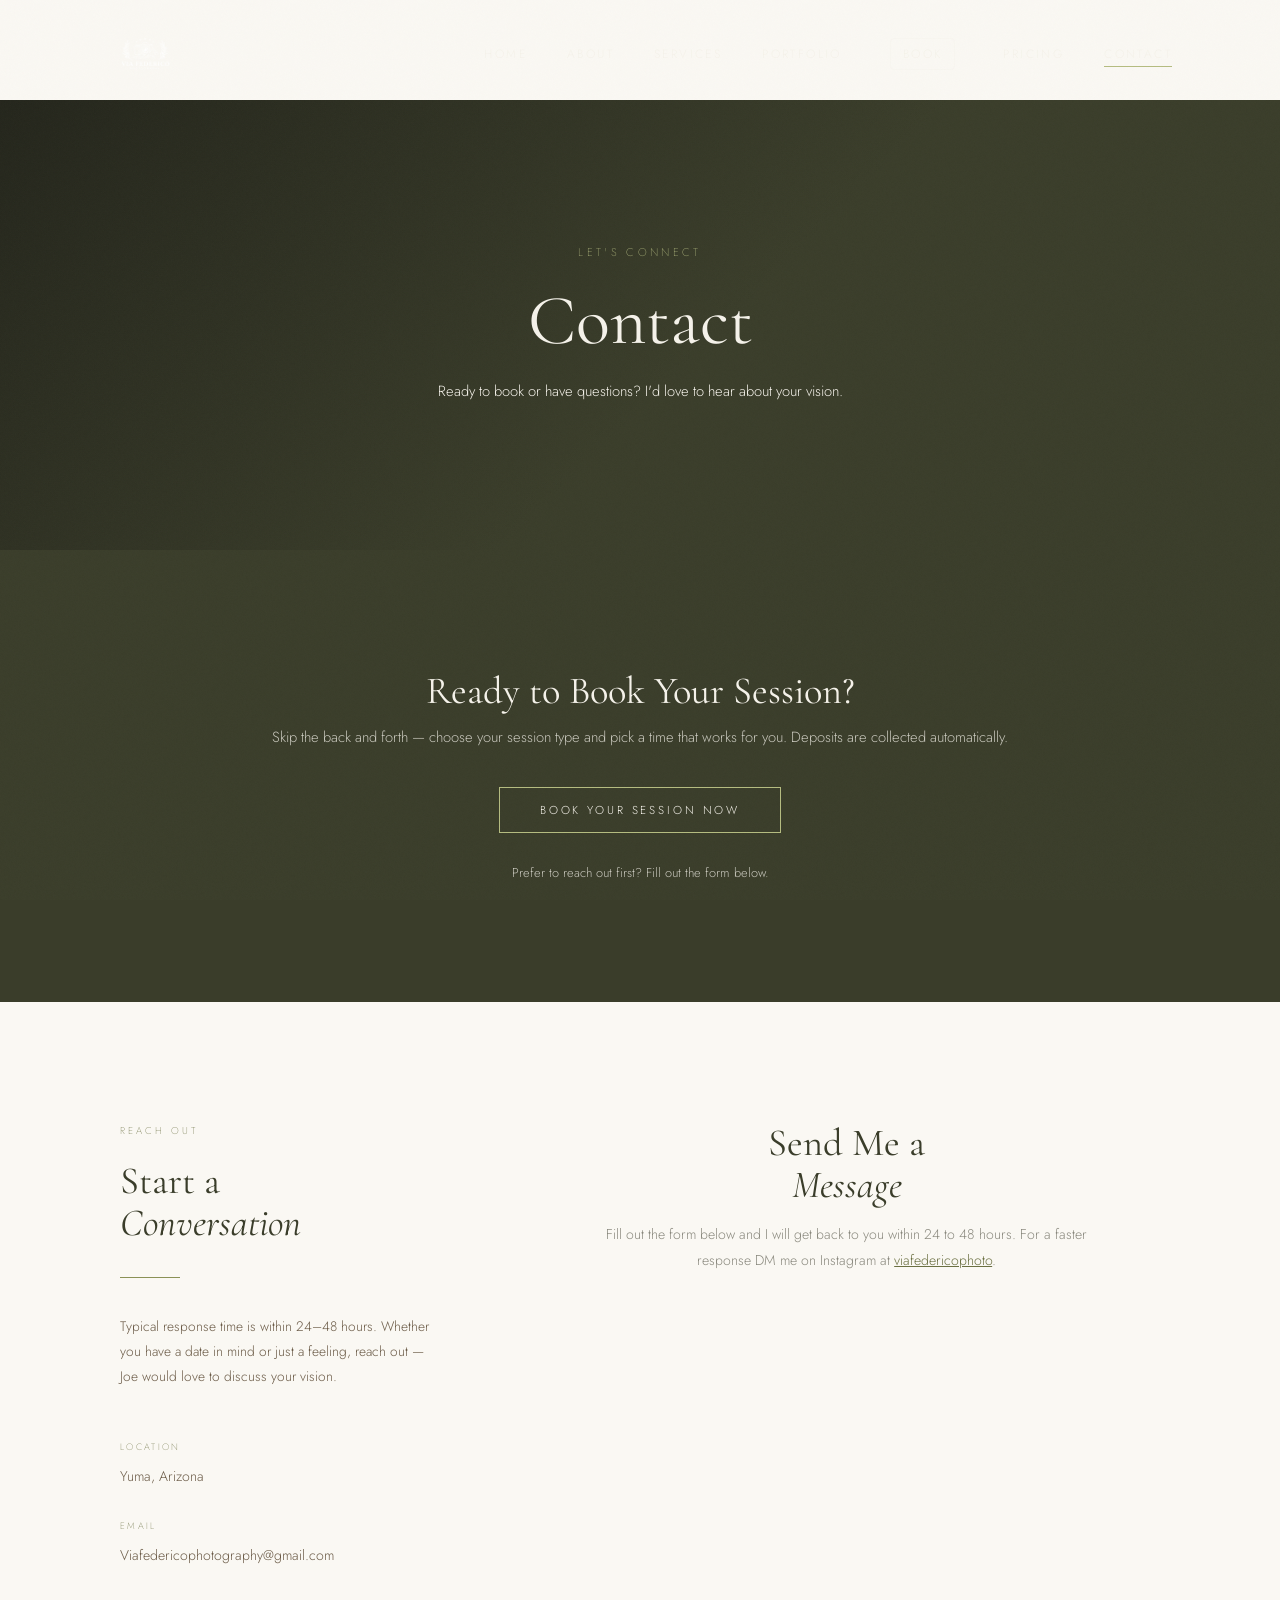
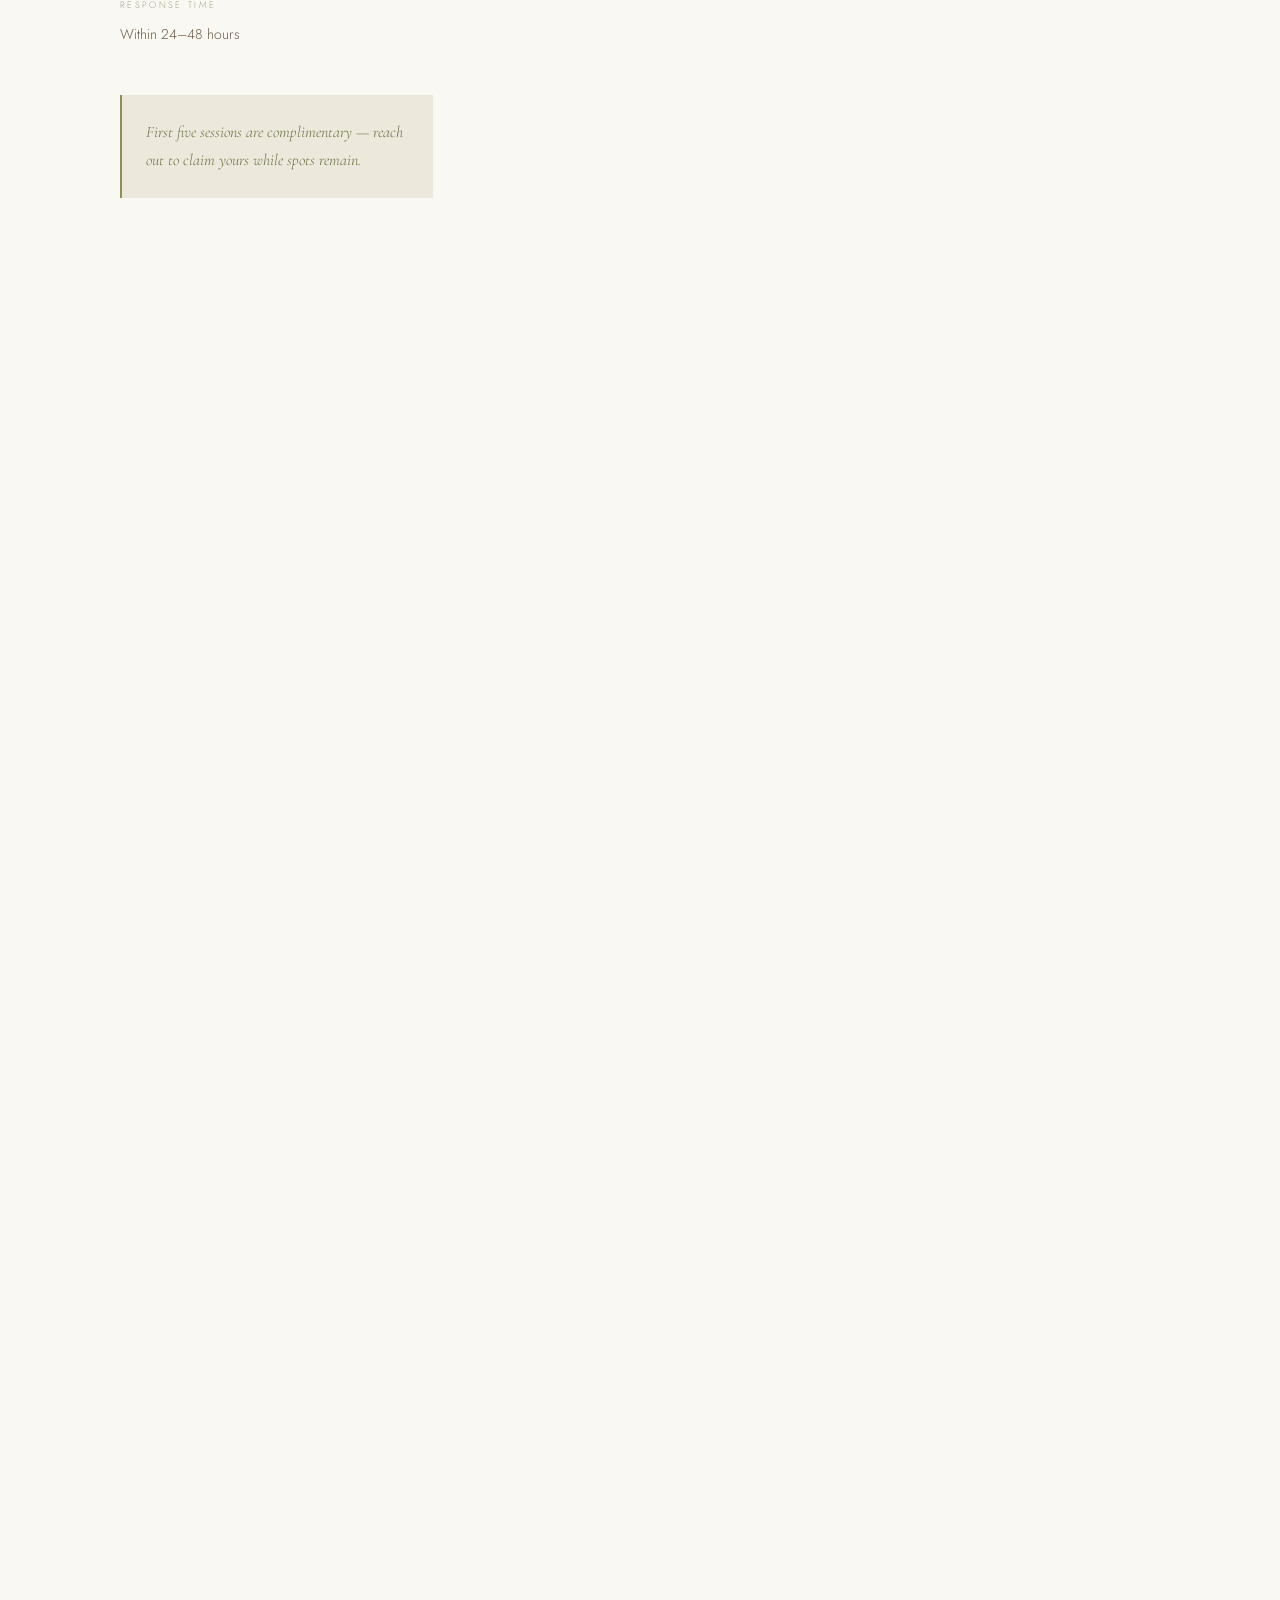
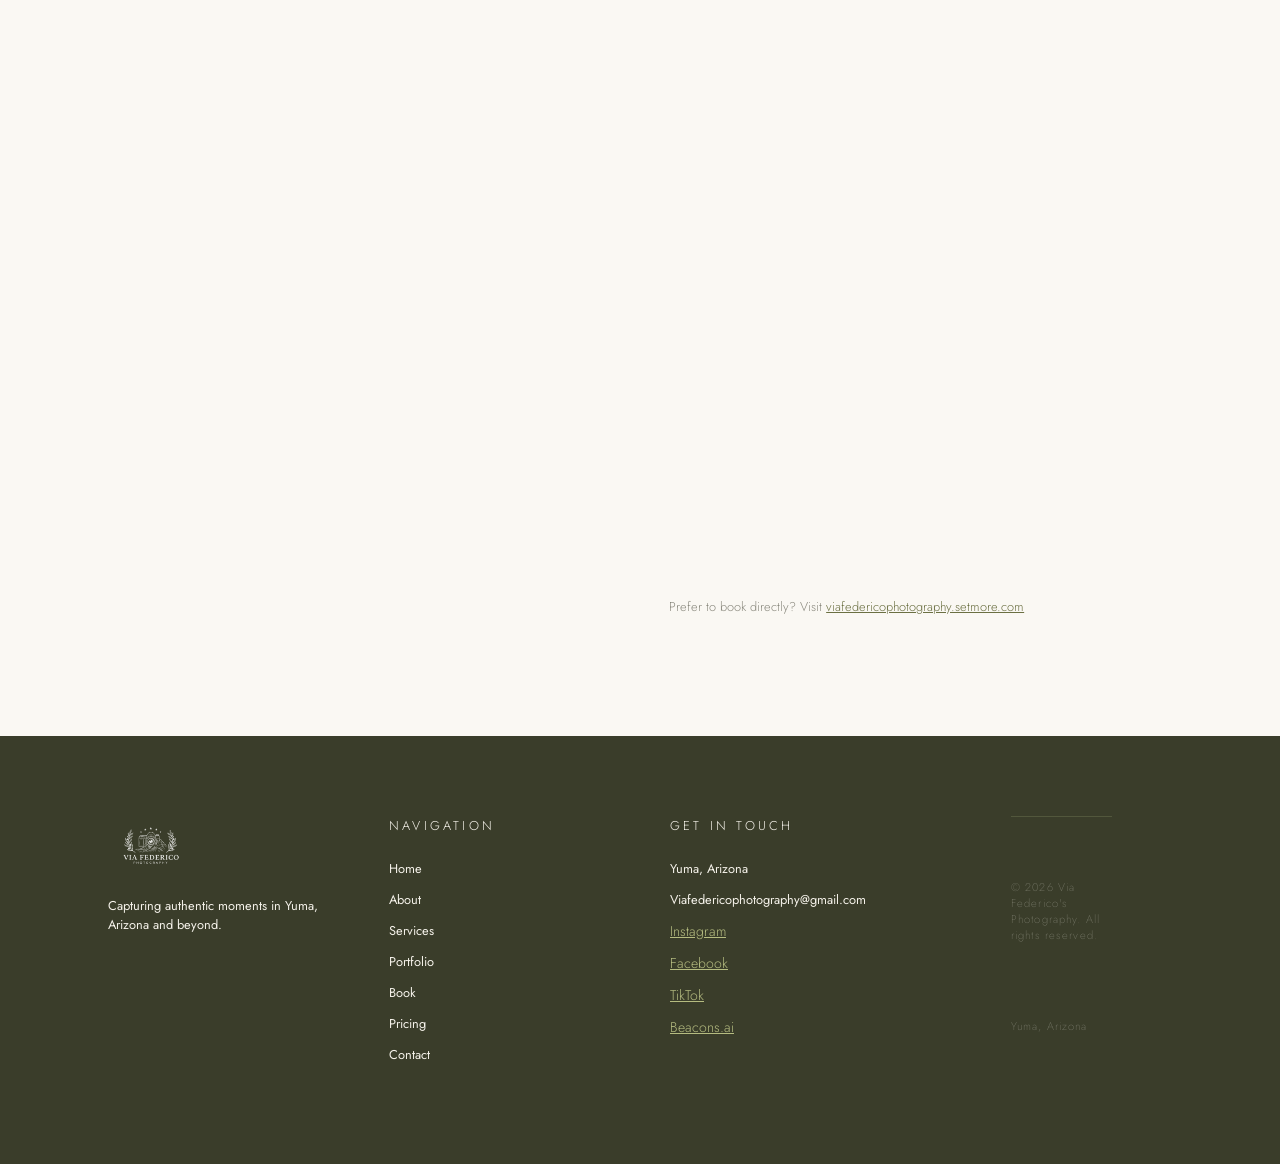
<file: contact.html>
<!DOCTYPE html>
<html lang="en">
  <head>
    <meta charset="utf-8" />
    <meta name="viewport" content="width=device-width, initial-scale=1" />
    <title>Contact | Via Federico's Photography</title>
    <meta
      name="description"
      content="Contact Via Federico's Photography to book a session or ask questions."
    />
    <link rel="preconnect" href="https://fonts.googleapis.com" />
    <link rel="preconnect" href="https://fonts.gstatic.com" crossorigin="anonymous" />
    <link href="https://fonts.googleapis.com/css2?family=Cormorant+Garamond:ital,wght@0,300;0,400;0,500;0,600;1,300;1,400;1,500&family=Jost:wght@200;300;400;500&display=swap" rel="stylesheet" />
    <link rel="icon" href="logo.png" type="image/png" />
    <link rel="stylesheet" href="site.css" />
  </head>
  <body>
    <header class="nav-header" id="siteHeader">
      <div class="nav-inner container">
        <a href="index.html" style="display:flex;align-items:center;gap:12px;text-decoration:none;">
          <img id="logoImage" src="logo.png" alt="Via Federico's Photography" style="height:52px;width:auto;filter:brightness(0) invert(1);transition:height 0.4s ease,filter 0.4s ease;" />
        </a>
        <nav class="nav-links">
          <a class="nav-link" href="index.html">Home</a>
          <a class="nav-link" href="about.html">About</a>
          <a class="nav-link" href="services.html">Services</a>
          <a class="nav-link" href="portfolio.html">Portfolio</a>
          <a class="nav-link nav-book" href="booking.html">Book</a>
          <a class="nav-link" href="pricing.html">Pricing</a>
          <a class="nav-link" href="contact.html">Contact</a>
        </nav>
        <button class="mobile-menu-btn" id="menuToggle" aria-label="Toggle menu">
          <span id="burgerTop"></span>
          <span id="burgerMiddle"></span>
          <span id="burgerBottom"></span>
        </button>
      </div>
      <div class="mobile-menu" id="mobileMenu">
        <nav>
          <a href="index.html">Home</a>
          <a href="about.html">About</a>
          <a href="services.html">Services</a>
          <a href="portfolio.html">Portfolio</a>
          <a href="booking.html">Book</a>
          <a href="pricing.html">Pricing</a>
          <a href="contact.html">Contact</a>
        </nav>
      </div>
    </header>

    <main style="padding-top:100px;">
      <section class="hero-compact">
        <div class="hero-backdrop"></div>
        <div class="hero-grid" style="grid-template-columns:1fr;justify-items:center;">
          <div class="hero-copy" style="text-align:center;grid-column:1;width:100%;max-width:800px;">
            <p class="hero-subtitle">Let's Connect</p>
            <h1 class="title">Contact</h1>
            <p class="lead" style="max-width:480px;margin:20px auto 0;">Ready to book or have questions? I'd love to hear about your vision.</p>
          </div>
        </div>
      </section>

      <!-- Booking Section -->
      <section class="content-section" style="background:var(--olive-deep);">
        <div class="container" style="max-width:800px;text-align:center;">
          <h2 style="font-family:'Cormorant Garamond',serif;font-size:clamp(2rem,3vw,2.8rem);font-weight:400;color:var(--cream);line-height:1.1;margin-bottom:12px;">Ready to Book Your Session?</h2>
          <p style="font-family:'Jost',sans-serif;font-weight:300;font-size:0.92rem;color:var(--fog);line-height:1.8;margin-bottom:36px;">Skip the back and forth — choose your session type and pick a time that works for you. Deposits are collected automatically.</p>
          <a class="btn-primary" href="https://viafedericophotography.setmore.com" target="_blank" style="display:inline-block;">Book Your Session Now</a>
          <p style="font-family:'Jost',sans-serif;font-weight:300;font-size:0.8rem;color:var(--fog);margin-top:24px;">Prefer to reach out first? Fill out the form below.</p>
        </div>
      </section>

      <section class="content-section" style="background:var(--warm-white);padding-bottom:120px;">
        <div class="container contact-grid">
          <div class="contact-info reveal">
            <p style="font-family:'Jost',sans-serif;font-weight:200;font-size:0.62rem;letter-spacing:0.3em;text-transform:uppercase;color:var(--olive-mid);margin-bottom:20px;">Reach Out</p>
            <h2 style="font-family:'Cormorant Garamond',serif;font-size:clamp(2rem,3vw,2.6rem);font-weight:400;color:var(--olive-deep);line-height:1.1;margin-bottom:32px;">Start a<br /><em>Conversation</em></h2>
            <div style="width:60px;height:1px;background:var(--olive-light);margin-bottom:36px;"></div>
            <p style="font-family:'Jost',sans-serif;font-weight:300;font-size:0.86rem;line-height:1.85;color:var(--bark);margin-bottom:48px;">Typical response time is within 24–48 hours. Whether you have a date in mind or just a feeling, reach out — Joe would love to discuss your vision.</p>
            <div style="display:flex;flex-direction:column;gap:28px;">
              <div><p style="font-family:'Jost',sans-serif;font-weight:200;font-size:0.58rem;letter-spacing:0.25em;text-transform:uppercase;color:var(--olive-mid);margin-bottom:8px;">Location</p><p style="font-family:'Jost',sans-serif;font-weight:300;font-size:0.88rem;color:var(--bark);">Yuma, Arizona</p></div>
              <div><p style="font-family:'Jost',sans-serif;font-weight:200;font-size:0.58rem;letter-spacing:0.25em;text-transform:uppercase;color:var(--olive-mid);margin-bottom:8px;">Email</p><a href="mailto:Viafedericophotography@gmail.com" style="font-family:'Jost',sans-serif;font-weight:300;font-size:0.88rem;color:var(--bark);text-decoration:none;">Viafedericophotography@gmail.com</a></div>
              <div><p style="font-family:'Jost',sans-serif;font-weight:200;font-size:0.58rem;letter-spacing:0.25em;text-transform:uppercase;color:var(--olive-mid);margin-bottom:8px;">Response Time</p><p style="font-family:'Jost',sans-serif;font-weight:300;font-size:0.88rem;color:var(--bark);">Within 24–48 hours</p></div>
            </div>
            <div style="margin-top:48px;padding:24px;background:var(--parchment);border-left:2px solid var(--olive-light);">
              <p style="font-family:'Cormorant Garamond',serif;font-style:italic;font-size:1rem;line-height:1.7;color:var(--olive-mid);">First five sessions are complimentary — reach out to claim yours while spots remain.</p>
            </div>
          </div>

          <div class="contact-form reveal">
            <div class="google-form-wrapper">
              <div style="text-align:center;margin-bottom:48px;">
                <h2 style="font-family:'Cormorant Garamond',serif;font-size:clamp(2rem,3vw,2.6rem);font-weight:400;color:var(--olive-deep);line-height:1.1;margin-bottom:16px;">Send Me a<br /><em>Message</em></h2>
                <p style="font-family:'Jost',sans-serif;font-weight:300;font-size:0.88rem;color:var(--stone);line-height:1.8;margin:0 auto;">Fill out the form below and I will get back to you within 24 to 48 hours. For a faster response DM me on Instagram at <a href="https://www.instagram.com/viafedericophotos/" target="_blank" style="color:var(--olive-mid);text-decoration:underline;">viafedericophoto</a>.</p>
              </div>
              <iframe
                src="https://docs.google.com/forms/d/e/1FAIpQLSe1Udy_Ny5GtRaySYodtog3NYnCELkT6bNGE_DKTssTlwcLjg/viewform?embedded=true"
                width="100%"
                height="2436"
                frameborder="0"
                marginheight="0"
                marginwidth="0"
                class="google-form-iframe"
                style="border:none; width:100%; max-width:100%; background:transparent; display:block; overflow-x:hidden;">
                Loading...
              </iframe>
              <div style="text-align:center;margin-top:40px;">
                <p style="font-family:'Jost',sans-serif;font-weight:300;font-size:0.8rem;color:var(--stone);">Prefer to book directly? Visit <a href="https://viafedericophotography.setmore.com" target="_blank" style="color:var(--olive-mid);text-decoration:underline;">viafedericophotography.setmore.com</a></p>
              </div>
            </div>
          </div>
        </div>
      </section>
    </main>

    <footer class="footer">
      <div class="container footer-grid">
        <div>
          <img src="logo.png" alt="Via Federico's Photography" style="height:60px;width:auto;margin-bottom:20px;filter:brightness(0) invert(1) opacity(0.85);" />
          <p>Capturing authentic moments in Yuma, Arizona and beyond.</p>
        </div>
        <div>
          <p class="footer-title">Navigation</p>
          <div style="display:flex;flex-direction:column;gap:12px;">
            <a href="index.html">Home</a>
            <a href="about.html">About</a>
            <a href="services.html">Services</a>
            <a href="portfolio.html">Portfolio</a>
            <a href="booking.html">Book</a>
            <a href="pricing.html">Pricing</a>
            <a href="contact.html">Contact</a>
          </div>
        </div>
        <div>
          <p class="footer-title">Get in Touch</p>
          <div style="display:flex;flex-direction:column;gap:12px;">
            <p>Yuma, Arizona</p>
            <a href="mailto:Viafedericophotography@gmail.com">Viafedericophotography@gmail.com</a>
          <div style="display:flex;flex-direction:column;gap:12px;">
            <a href="https://www.instagram.com/viafedericophotos/" target="_blank" style="font-family:'Jost',sans-serif;font-weight:300;font-size:0.88rem;color:var(--olive-pale);text-decoration:underline;display:inline-block;">Instagram</a>
            <a href="https://www.facebook.com/profile.php?id=61590409161497" target="_blank" style="font-family:'Jost',sans-serif;font-weight:300;font-size:0.88rem;color:var(--olive-pale);text-decoration:underline;display:inline-block;">Facebook</a>
            <a href="https://www.tiktok.com/@viafedericophotography" target="_blank" style="font-family:'Jost',sans-serif;font-weight:300;font-size:0.88rem;color:var(--olive-pale);text-decoration:underline;display:inline-block;">TikTok</a>
            <a href="https://beaconsai.com/viafedericophotography" target="_blank" style="font-family:'Jost',sans-serif;font-weight:300;font-size:0.88rem;color:var(--olive-pale);text-decoration:underline;display:inline-block;">Beacons.ai</a>
          </div>
        </div>
      </div>
      <div class="container footer-bottom">
        <p>&copy; 2026 Via Federico's Photography. All rights reserved.</p>
        <p>Yuma, Arizona</p>
      </div>
    </footer>

    <script src="site.js" defer></script>
  </body>
</html>
</file>
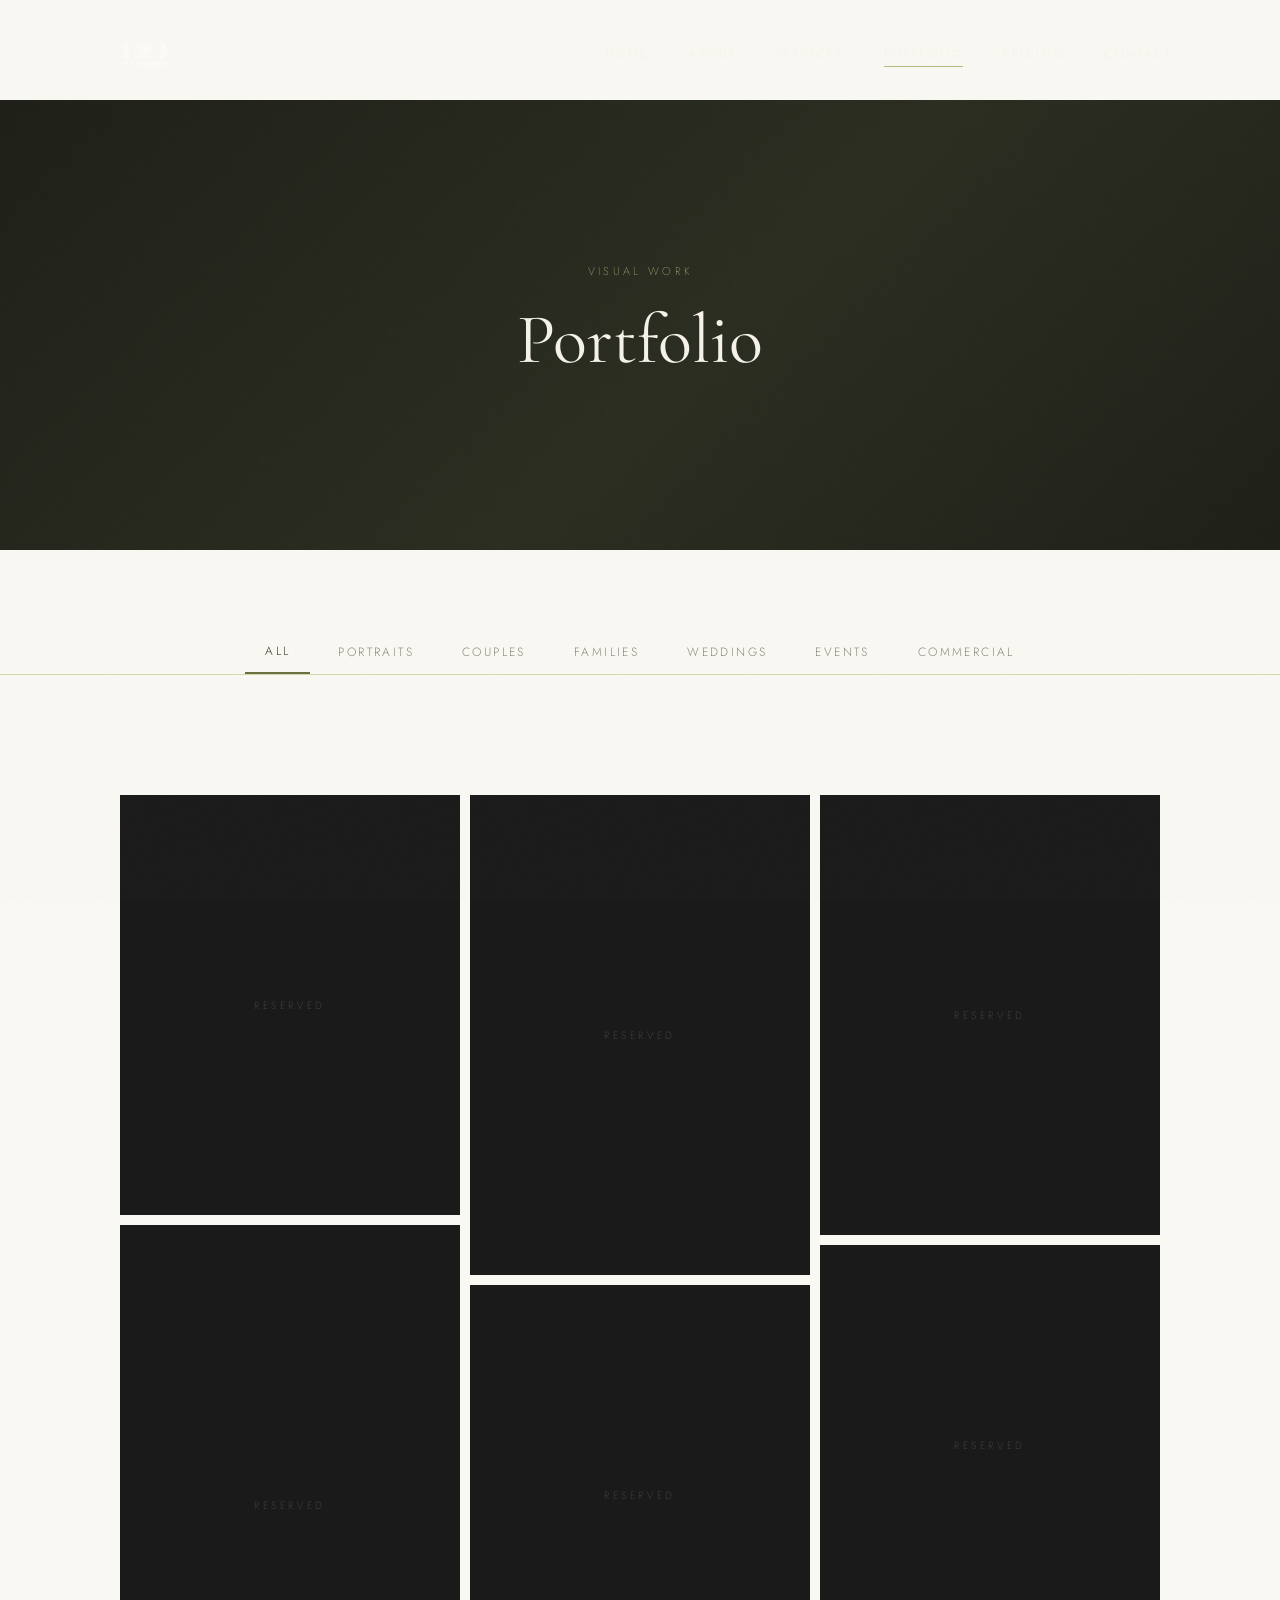
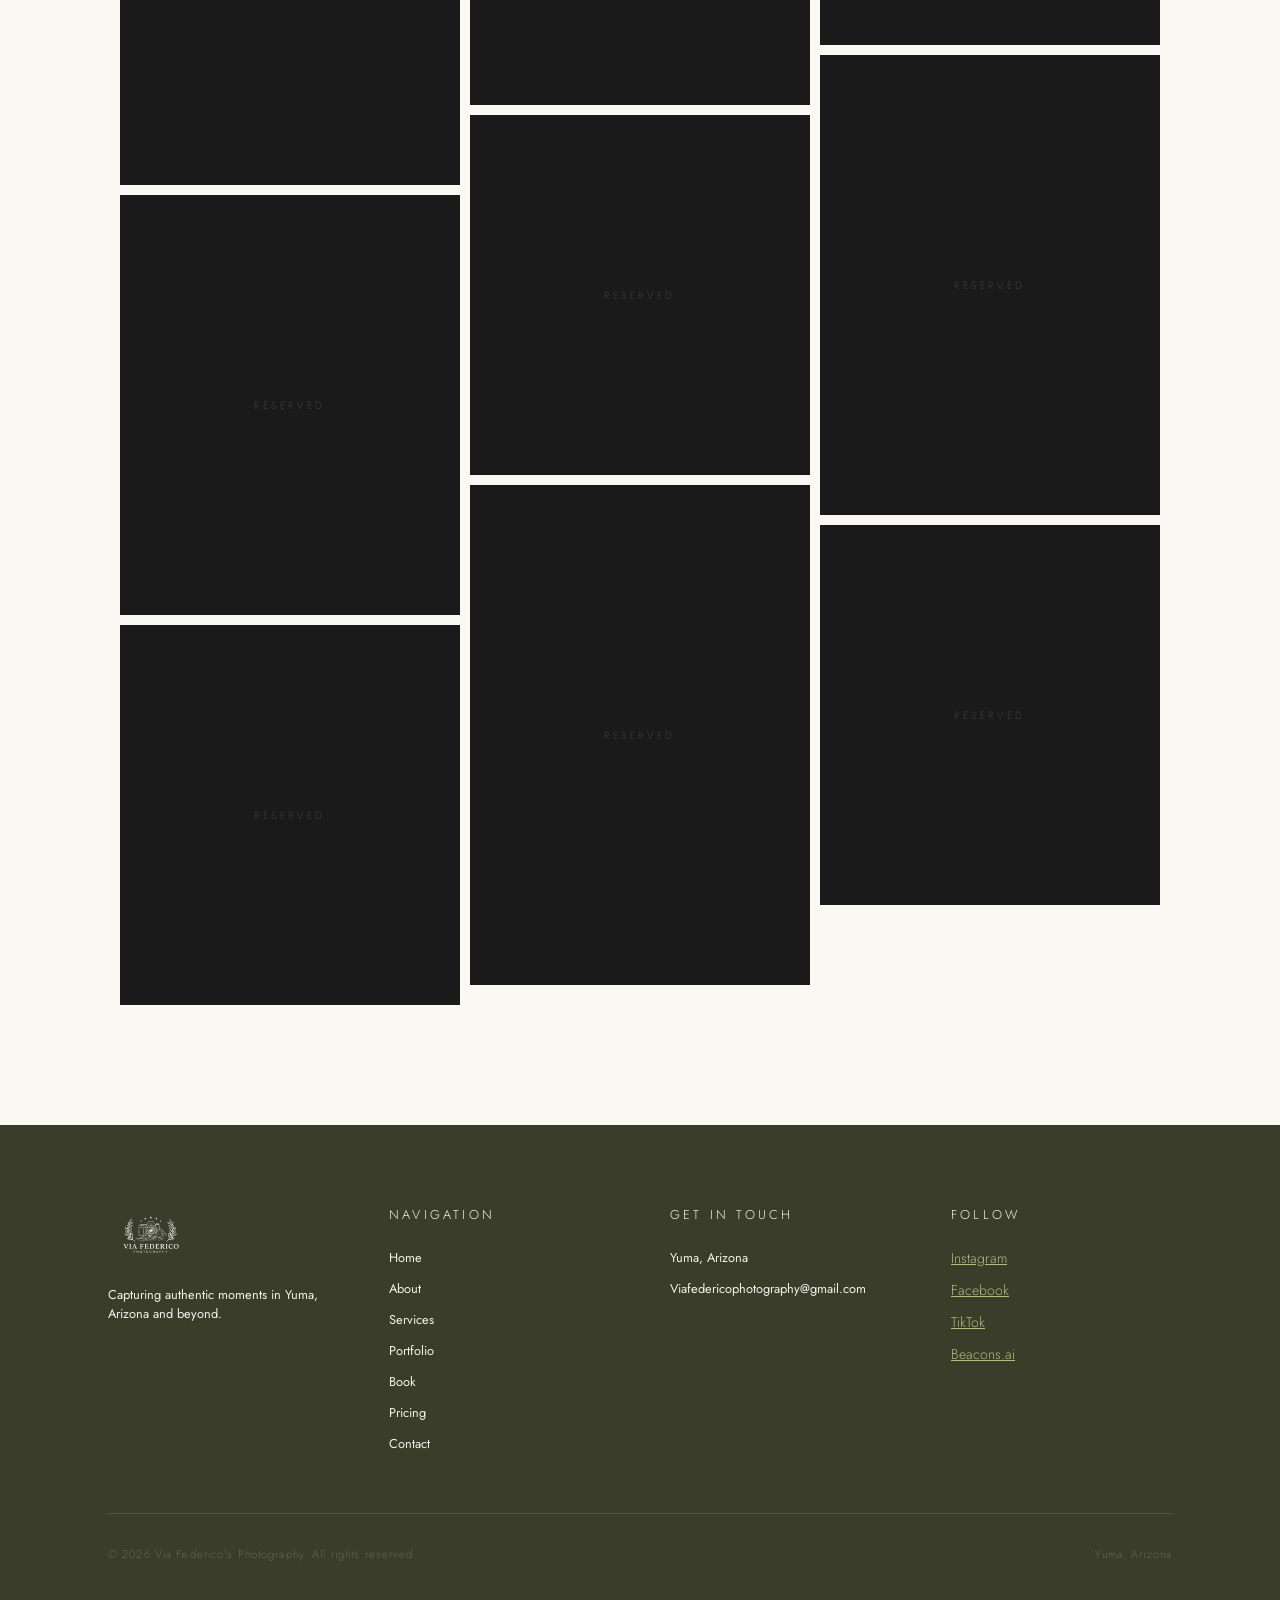
<file: portfolio.html>
<!DOCTYPE html>
<html lang="en">
  <head>
    <meta charset="utf-8" />
    <meta name="viewport" content="width=device-width, initial-scale=1" />
    <title>Portfolio | Via Federico's Photography</title>
    <meta
      name="description"
      content="Browse the portfolio categories and photography work from Via Federico's Photography."
    />
    <link rel="preconnect" href="https://fonts.googleapis.com" />
    <link rel="preconnect" href="https://fonts.gstatic.com" crossorigin="anonymous" />
    <link href="https://fonts.googleapis.com/css2?family=Cormorant+Garamond:ital,wght@0,300;0,400;0,500;0,600;1,300;1,400;1,500&family=Jost:wght@200;300;400;500&display=swap" rel="stylesheet" />
    <link rel="icon" href="logo.png" type="image/png" />
    <link rel="stylesheet" href="site.css" />
  </head>
  <body>
    <header class="nav-header" id="siteHeader">
      <div class="nav-inner container">
        <a href="index.html" style="display:flex;align-items:center;gap:12px;text-decoration:none;">
          <img id="logoImage" src="logo.png" alt="Via Federico's Photography" style="height:52px;width:auto;filter:brightness(0) invert(1);transition:height 0.4s ease,filter 0.4s ease;" />
        </a>
        <nav class="nav-links">
          <a class="nav-link" href="index.html">Home</a>
          <a class="nav-link" href="about.html">About</a>
          <a class="nav-link" href="services.html">Services</a>
          <a class="nav-link" href="portfolio.html">Portfolio</a>
          <a class="nav-link" href="pricing.html">Pricing</a>
          <a class="nav-link" href="contact.html">Contact</a>
        </nav>
        <button class="mobile-menu-btn" id="menuToggle" aria-label="Toggle menu">
          <span id="burgerTop"></span>
          <span id="burgerMiddle"></span>
          <span id="burgerBottom"></span>
        </button>
      </div>
      <div class="mobile-menu" id="mobileMenu">
        <nav>
          <a href="index.html">Home</a>
          <a href="about.html">About</a>
          <a href="services.html">Services</a>
          <a href="portfolio.html">Portfolio</a>
          <a href="pricing.html">Pricing</a>
          <a href="contact.html">Contact</a>
        </nav>
      </div>
    </header>

    <main style="padding-top:100px;">
      <section class="hero-compact" style="background:var(--charcoal);">
        <div class="hero-backdrop"></div>
        <div class="hero-grid" style="grid-template-columns:1fr;justify-items:center;">
          <div class="hero-copy" style="text-align:center;grid-column:1;width:100%;max-width:800px;">
            <p class="hero-subtitle">Visual Work</p>
            <h1 class="title">Portfolio</h1>
          </div>
        </div>
      </section>

      <section class="section-compact" style="background:var(--warm-white);border-bottom:1px solid var(--olive-mist);">
        <div class="container portfolio-filters">
          <button class="filter-button active" data-filter="All">All</button>
          <button class="filter-button" data-filter="Portraits">Portraits</button>
          <button class="filter-button" data-filter="Couples">Couples</button>
          <button class="filter-button" data-filter="Families">Families</button>
          <button class="filter-button" data-filter="Weddings">Weddings</button>
          <button class="filter-button" data-filter="Events">Events</button>
          <button class="filter-button" data-filter="Commercial">Commercial</button>
        </div>
      </section>

      <section class="content-section" style="background:var(--warm-white);padding-bottom:120px;">
        <div class="container">
          <div class="portfolio-grid">
            <div class="portfolio-item reveal" data-category="Portraits" style="height:420px;"><div class="photo-placeholder" style="height:100%;"></div><div class="overlay"><div><p style="font-family:'Jost',sans-serif;font-weight:200;font-size:0.6rem;letter-spacing:0.25em;text-transform:uppercase;color:var(--olive-pale);margin-bottom:8px;">Portraits</p><p style="font-family:'Cormorant Garamond',serif;font-style:italic;font-size:1.3rem;color:var(--cream);">Portrait Session</p></div></div></div>
            <div class="portfolio-item reveal" data-category="Couples" style="height:560px;"><div class="photo-placeholder" style="height:100%;"></div><div class="overlay"><div><p style="font-family:'Jost',sans-serif;font-weight:200;font-size:0.6rem;letter-spacing:0.25em;text-transform:uppercase;color:var(--olive-pale);margin-bottom:8px;">Couples</p><p style="font-family:'Cormorant Garamond',serif;font-style:italic;font-size:1.3rem;color:var(--cream);">Engagement</p></div></div></div>
            <div class="portfolio-item reveal" data-category="Weddings" style="height:420px;"><div class="photo-placeholder" style="height:100%;"></div><div class="overlay"><div><p style="font-family:'Jost',sans-serif;font-weight:200;font-size:0.6rem;letter-spacing:0.25em;text-transform:uppercase;color:var(--olive-pale);margin-bottom:8px;">Weddings</p><p style="font-family:'Cormorant Garamond',serif;font-style:italic;font-size:1.3rem;color:var(--cream);">Wedding Day</p></div></div></div>
            <div class="portfolio-item reveal" data-category="Portraits" style="height:380px;"><div class="photo-placeholder" style="height:100%;"></div><div class="overlay"><div><p style="font-family:'Jost',sans-serif;font-weight:200;font-size:0.6rem;letter-spacing:0.25em;text-transform:uppercase;color:var(--olive-pale);margin-bottom:8px;">Portraits</p><p style="font-family:'Cormorant Garamond',serif;font-style:italic;font-size:1.3rem;color:var(--cream);">Headshot</p></div></div></div>
            <div class="portfolio-item reveal" data-category="Families" style="height:480px;"><div class="photo-placeholder" style="height:100%;"></div><div class="overlay"><div><p style="font-family:'Jost',sans-serif;font-weight:200;font-size:0.6rem;letter-spacing:0.25em;text-transform:uppercase;color:var(--olive-pale);margin-bottom:8px;">Families</p><p style="font-family:'Cormorant Garamond',serif;font-style:italic;font-size:1.3rem;color:var(--cream);">Family Portrait</p></div></div></div>
            <div class="portfolio-item reveal" data-category="Events" style="height:420px;"><div class="photo-placeholder" style="height:100%;"></div><div class="overlay"><div><p style="font-family:'Jost',sans-serif;font-weight:200;font-size:0.6rem;letter-spacing:0.25em;text-transform:uppercase;color:var(--olive-pale);margin-bottom:8px;">Events</p><p style="font-family:'Cormorant Garamond',serif;font-style:italic;font-size:1.3rem;color:var(--cream);">Event Coverage</p></div></div></div>
            <div class="portfolio-item reveal" data-category="Commercial" style="height:360px;"><div class="photo-placeholder" style="height:100%;"></div><div class="overlay"><div><p style="font-family:'Jost',sans-serif;font-weight:200;font-size:0.6rem;letter-spacing:0.25em;text-transform:uppercase;color:var(--olive-pale);margin-bottom:8px;">Commercial</p><p style="font-family:'Cormorant Garamond',serif;font-style:italic;font-size:1.3rem;color:var(--cream);">Product Shot</p></div></div></div>
            <div class="portfolio-item reveal" data-category="Couples" style="height:500px;"><div class="photo-placeholder" style="height:100%;"></div><div class="overlay"><div><p style="font-family:'Jost',sans-serif;font-weight:200;font-size:0.6rem;letter-spacing:0.25em;text-transform:uppercase;color:var(--olive-pale);margin-bottom:8px;">Couples</p><p style="font-family:'Cormorant Garamond',serif;font-style:italic;font-size:1.3rem;color:var(--cream);">Proposal</p></div></div></div>
            <div class="portfolio-item reveal" data-category="Weddings" style="height:440px;"><div class="photo-placeholder" style="height:100%;"></div><div class="overlay"><div><p style="font-family:'Jost',sans-serif;font-weight:200;font-size:0.6rem;letter-spacing:0.25em;text-transform:uppercase;color:var(--olive-pale);margin-bottom:8px;">Weddings</p><p style="font-family:'Cormorant Garamond',serif;font-style:italic;font-size:1.3rem;color:var(--cream);">Ceremony</p></div></div></div>
            <div class="portfolio-item reveal" data-category="Portraits" style="height:400px;"><div class="photo-placeholder" style="height:100%;"></div><div class="overlay"><div><p style="font-family:'Jost',sans-serif;font-weight:200;font-size:0.6rem;letter-spacing:0.25em;text-transform:uppercase;color:var(--olive-pale);margin-bottom:8px;">Portraits</p><p style="font-family:'Cormorant Garamond',serif;font-style:italic;font-size:1.3rem;color:var(--cream);">Golden Hour</p></div></div></div>
            <div class="portfolio-item reveal" data-category="Families" style="height:460px;"><div class="photo-placeholder" style="height:100%;"></div><div class="overlay"><div><p style="font-family:'Jost',sans-serif;font-weight:200;font-size:0.6rem;letter-spacing:0.25em;text-transform:uppercase;color:var(--olive-pale);margin-bottom:8px;">Families</p><p style="font-family:'Cormorant Garamond',serif;font-style:italic;font-size:1.3rem;color:var(--cream);">Lifestyle</p></div></div></div>
            <div class="portfolio-item reveal" data-category="Events" style="height:380px;"><div class="photo-placeholder" style="height:100%;"></div><div class="overlay"><div><p style="font-family:'Jost',sans-serif;font-weight:200;font-size:0.6rem;letter-spacing:0.25em;text-transform:uppercase;color:var(--olive-pale);margin-bottom:8px;">Events</p><p style="font-family:'Cormorant Garamond',serif;font-style:italic;font-size:1.3rem;color:var(--cream);">Celebration</p></div></div></div>
          </div>
        </div>
      </section>

      <footer class="footer">
        <div class="container footer-grid">
          <div>
            <img src="logo.png" alt="Via Federico's Photography" style="height:60px;width:auto;margin-bottom:20px;filter:brightness(0) invert(1) opacity(0.85);" />
            <p>Capturing authentic moments in Yuma, Arizona and beyond.</p>
          </div>
          <div>
            <p class="footer-title">Navigation</p>
            <div style="display:flex;flex-direction:column;gap:12px;">
              <a href="index.html">Home</a>
              <a href="about.html">About</a>
              <a href="services.html">Services</a>
              <a href="portfolio.html">Portfolio</a>            <a href="booking.html">Book</a>              <a href="pricing.html">Pricing</a>
              <a href="contact.html">Contact</a>
            </div>
          </div>
          <div>
            <p class="footer-title">Get in Touch</p>
            <div style="display:flex;flex-direction:column;gap:12px;">
              <p>Yuma, Arizona</p>
              <a href="mailto:Viafedericophotography@gmail.com">Viafedericophotography@gmail.com</a>
            </div>
          </div>
          <div>
            <p class="footer-title">Follow</p>
            <div style="display:flex;flex-direction:column;gap:12px;">
              <a href="https://www.instagram.com/viafedericophotos/" target="_blank" style="font-family:'Jost',sans-serif;font-weight:300;font-size:0.88rem;color:var(--olive-pale);text-decoration:underline;display:inline-block;">Instagram</a>
              <a href="https://www.facebook.com/profile.php?id=61590409161497" target="_blank" style="font-family:'Jost',sans-serif;font-weight:300;font-size:0.88rem;color:var(--olive-pale);text-decoration:underline;display:inline-block;">Facebook</a>
              <a href="https://www.tiktok.com/@viafedericophotography" target="_blank" style="font-family:'Jost',sans-serif;font-weight:300;font-size:0.88rem;color:var(--olive-pale);text-decoration:underline;display:inline-block;">TikTok</a>
              <a href="https://beaconsai.com/viafedericophotography" target="_blank" style="font-family:'Jost',sans-serif;font-weight:300;font-size:0.88rem;color:var(--olive-pale);text-decoration:underline;display:inline-block;">Beacons.ai</a>
            </div>
          </div>
        </div>
        <div class="container footer-bottom">
          <p>&copy; 2026 Via Federico's Photography. All rights reserved.</p>
          <p>Yuma, Arizona</p>
        </div>
      </footer>

      <script src="site.js" defer></script>
    </main>
  </body>
</html>
</file>
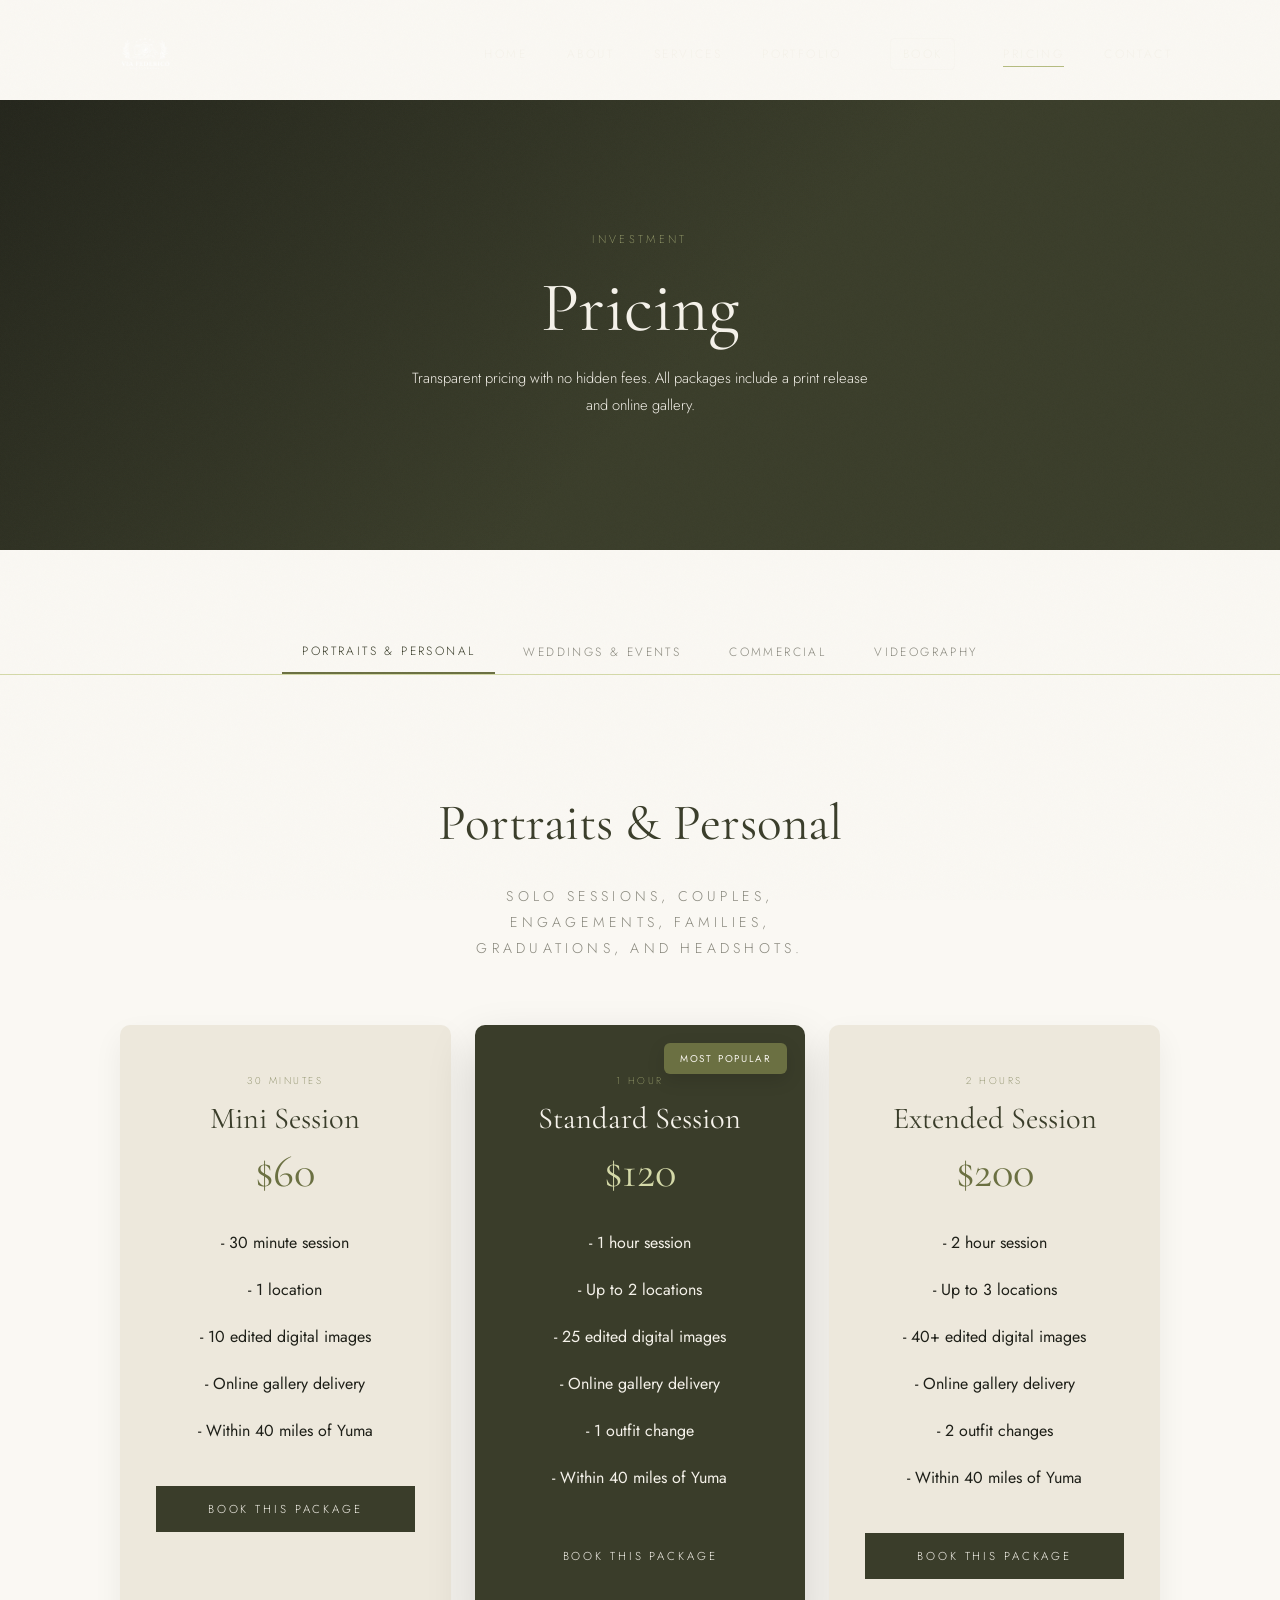
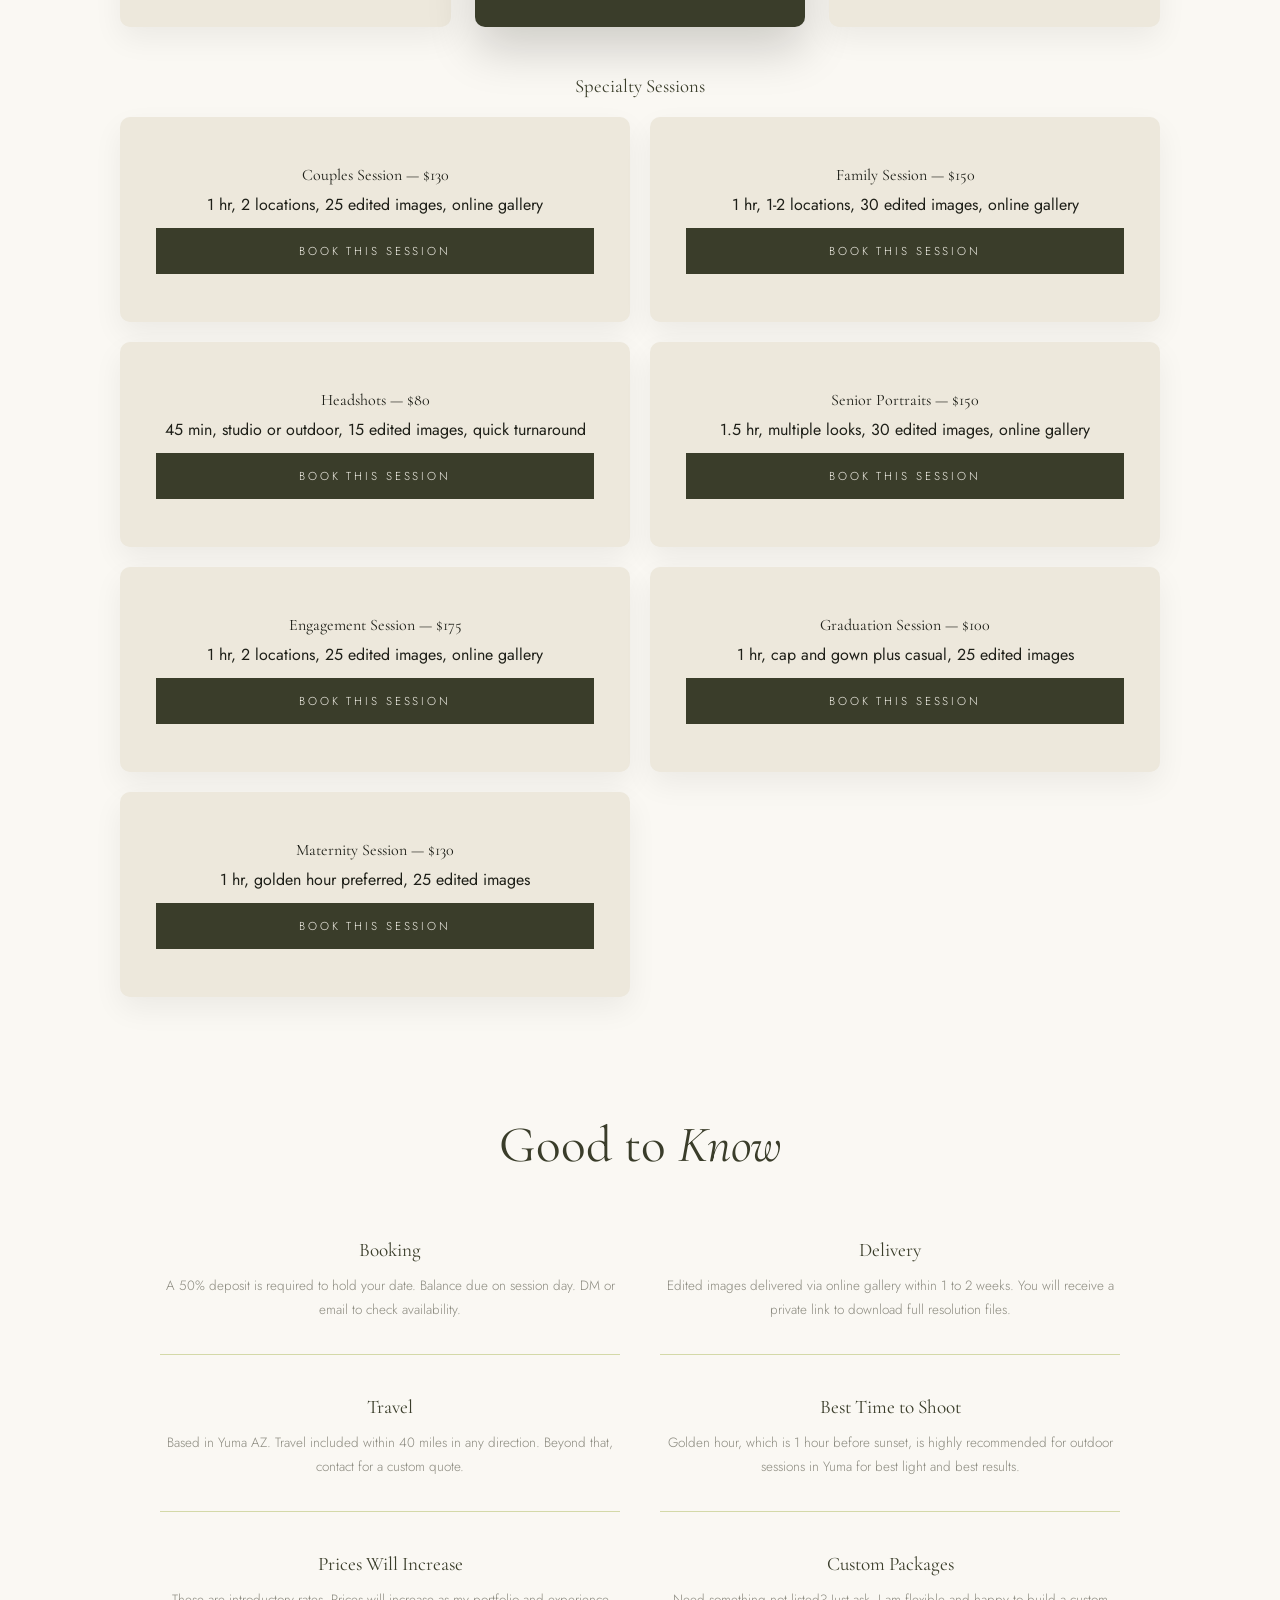
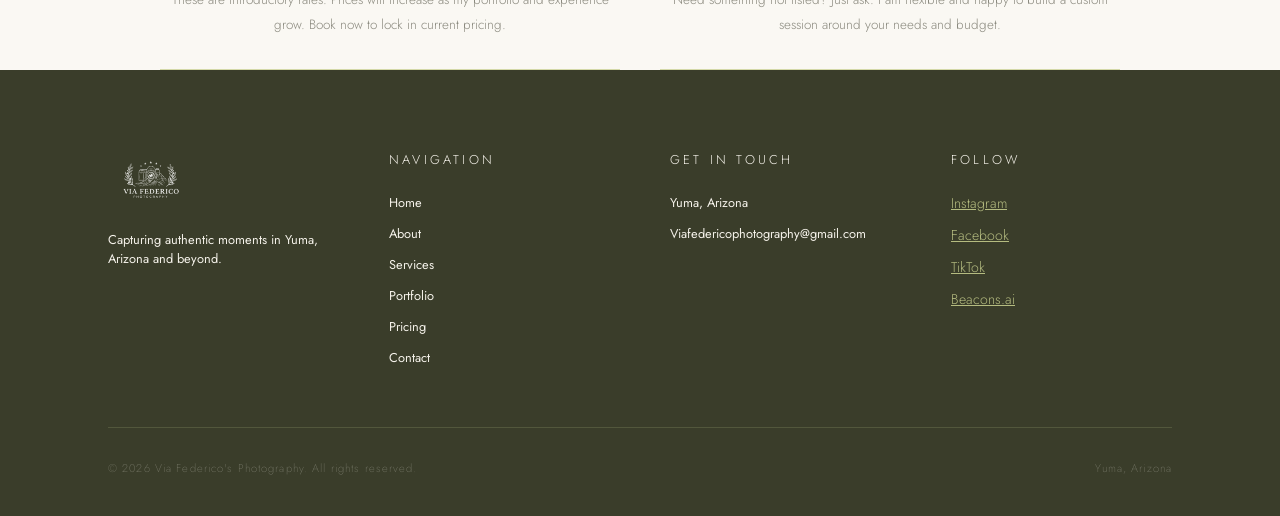
<file: pricing.html>
<!DOCTYPE html>
<html lang="en">
  <head>
    <meta charset="utf-8" />
    <meta name="viewport" content="width=device-width, initial-scale=1" />
    <title>Pricing | Via Federico's Photography</title>
    <meta
      name="description"
      content="Transparent photography pricing packages for portraits, weddings, and commercial work from Via Federico's Photography."
    />
    <link rel="preconnect" href="https://fonts.googleapis.com" />
    <link rel="preconnect" href="https://fonts.gstatic.com" crossorigin="anonymous" />
    <link href="https://fonts.googleapis.com/css2?family=Cormorant+Garamond:ital,wght@0,300;0,400;0,500;0,600;1,300;1,400;1,500&family=Jost:wght@200;300;400;500&display=swap" rel="stylesheet" />
    <link rel="icon" href="logo.png" type="image/png" />
    <link rel="stylesheet" href="site.css" />
  </head>
  <body>
    <header class="nav-header" id="siteHeader">
      <div class="nav-inner container">
        <a href="index.html" style="display:flex;align-items:center;gap:12px;text-decoration:none;">
          <img id="logoImage" src="logo.png" alt="Via Federico's Photography" style="height:52px;width:auto;filter:brightness(0) invert(1);transition:height 0.4s ease,filter 0.4s ease;" />
        </a>
        <nav class="nav-links">
          <a class="nav-link" href="index.html">Home</a>
          <a class="nav-link" href="about.html">About</a>
          <a class="nav-link" href="services.html">Services</a>
          <a class="nav-link" href="portfolio.html">Portfolio</a>
          <a class="nav-link nav-book" href="booking.html">Book</a>
          <a class="nav-link" href="pricing.html">Pricing</a>
          <a class="nav-link" href="contact.html">Contact</a>
        </nav>
        <button class="mobile-menu-btn" id="menuToggle" aria-label="Toggle menu">
          <span id="burgerTop"></span>
          <span id="burgerMiddle"></span>
          <span id="burgerBottom"></span>
        </button>
      </div>
      <div class="mobile-menu" id="mobileMenu">
        <nav>
          <a href="index.html">Home</a>
          <a href="about.html">About</a>
          <a href="services.html">Services</a>
          <a href="portfolio.html">Portfolio</a>
          <a href="booking.html">Book</a>
          <a href="pricing.html">Pricing</a>
          <a href="contact.html">Contact</a>
        </nav>
      </div>
    </header>

    <main style="padding-top:100px;">
      <section class="hero-compact">
        <div class="hero-backdrop"></div>
        <div class="hero-grid" style="grid-template-columns:1fr;justify-items:center;">
          <div class="hero-copy" style="text-align:center;grid-column:1;width:100%;max-width:800px;">
            <p class="hero-subtitle">Investment</p>
            <h1 class="title">Pricing</h1>
            <p class="lead" style="max-width:480px;margin:20px auto 0;">Transparent pricing with no hidden fees. All packages include a print release and online gallery.</p>
          </div>
        </div>
      </section>

      <section class="section-compact" id="pricing-filter-bar" style="background:var(--warm-white);border-bottom:1px solid var(--olive-mist);">
        <div class="container pricing-tabs">
          <button class="tab-button active" data-tab="portraits">Portraits & Personal</button>
          <button class="tab-button" data-tab="weddings">Weddings & Events</button>
          <button class="tab-button" data-tab="commercial">Commercial</button>
          <button class="tab-button" data-tab="videography">Videography</button>
        </div>
      </section>

      <section class="content-section" style="background:var(--warm-white);padding-bottom:120px;">
        <div class="container">
          <div class="pricing-panel active" data-tab="portraits">
            <div class="section-head center reveal" style="margin-bottom:64px;">
              <h2>Portraits & Personal</h2>
              <p class="lead" style="text-align:center;margin:0 auto;">Solo sessions, couples, engagements, families, graduations, and headshots.</p>
            </div>
            <div class="pricing-grid">
              <div class="pricing-card reveal">
                <p style="font-family:'Jost',sans-serif;font-weight:200;font-size:0.62rem;letter-spacing:0.25em;text-transform:uppercase;color:var(--olive-mid);margin-bottom:12px;">30 minutes</p>
                <h3 style="font-family:'Cormorant Garamond',serif;font-size:1.9rem;color:var(--olive-deep);margin-bottom:8px;">Mini Session</h3>
                <p style="font-family:'Cormorant Garamond',serif;font-size:2.8rem;color:var(--olive-mid);margin-bottom:32px;">$60</p>
                <ul style="font-family:'Jost',sans-serif;">
                  <li>- 30 minute session</li>
                  <li>- 1 location</li>
                  <li>- 10 edited digital images</li>
                  <li>- Online gallery delivery</li>
                  <li>- Within 40 miles of Yuma</li>
                </ul>
                <a class="btn-dark" href="https://viafedericophotography.setmore.com" target="_blank">Book This Package</a>
              </div>
              <div class="pricing-card popular reveal">
                <div class="popular-badge">Most Popular</div>
                <p style="font-family:'Jost',sans-serif;font-weight:200;font-size:0.62rem;letter-spacing:0.25em;text-transform:uppercase;color:var(--olive-pale);margin-bottom:12px;">1 hour</p>
                <h3 style="font-family:'Cormorant Garamond',serif;font-size:1.9rem;color:var(--cream);margin-bottom:8px;">Standard Session</h3>
                <p style="font-family:'Cormorant Garamond',serif;font-size:2.8rem;color:var(--olive-mist);margin-bottom:32px;">$120</p>
                <ul style="font-family:'Jost',sans-serif;">
                  <li>- 1 hour session</li>
                  <li>- Up to 2 locations</li>
                  <li>- 25 edited digital images</li>
                  <li>- Online gallery delivery</li>
                  <li>- 1 outfit change</li>
                  <li>- Within 40 miles of Yuma</li>
                </ul>
                <a class="btn-dark" href="https://viafedericophotography.setmore.com" target="_blank">Book This Package</a>
              </div>
              <div class="pricing-card reveal">
                <p style="font-family:'Jost',sans-serif;font-weight:200;font-size:0.62rem;letter-spacing:0.25em;text-transform:uppercase;color:var(--olive-mid);margin-bottom:12px;">2 hours</p>
                <h3 style="font-family:'Cormorant Garamond',serif;font-size:1.9rem;color:var(--olive-deep);margin-bottom:8px;">Extended Session</h3>
                <p style="font-family:'Cormorant Garamond',serif;font-size:2.8rem;color:var(--olive-mid);margin-bottom:32px;">$200</p>
                <ul style="font-family:'Jost',sans-serif;">
                  <li>- 2 hour session</li>
                  <li>- Up to 3 locations</li>
                  <li>- 40+ edited digital images</li>
                  <li>- Online gallery delivery</li>
                  <li>- 2 outfit changes</li>
                  <li>- Within 40 miles of Yuma</li>
                </ul>
                <a class="btn-dark" href="https://viafedericophotography.setmore.com" target="_blank">Book This Package</a>
              </div>
            </div>

            <div style="margin-top:48px;">
              <div class="section-head center reveal" style="margin-bottom:20px;text-align:center;"><h3 style="font-family:'Cormorant Garamond',serif;color:var(--olive-deep);">Specialty Sessions</h3></div>
              <div style="display:grid;grid-template-columns:repeat(2,1fr);gap:20px;">
                <div class="pricing-card reveal">
                  <h4 style="font-family:'Cormorant Garamond',serif;margin-bottom:8px;text-align:center;">Couples Session — $130</h4>
                  <p style="font-family:'Jost',sans-serif;margin-bottom:8px;text-align:center;">1 hr, 2 locations, 25 edited images, online gallery</p>
                  <a class="btn-dark" href="https://viafedericophotography.setmore.com" target="_blank" style="display:block;margin-top:12px;">Book This Session</a>
                </div>
                <div class="pricing-card reveal">
                  <h4 style="font-family:'Cormorant Garamond',serif;margin-bottom:8px;text-align:center;">Family Session — $150</h4>
                  <p style="font-family:'Jost',sans-serif;margin-bottom:8px;text-align:center;">1 hr, 1-2 locations, 30 edited images, online gallery</p>
                  <a class="btn-dark" href="https://viafedericophotography.setmore.com" target="_blank" style="display:block;margin-top:12px;">Book This Session</a>
                </div>
                <div class="pricing-card reveal">
                  <h4 style="font-family:'Cormorant Garamond',serif;margin-bottom:8px;text-align:center;">Headshots — $80</h4>
                  <p style="font-family:'Jost',sans-serif;margin-bottom:8px;text-align:center;">45 min, studio or outdoor, 15 edited images, quick turnaround</p>
                  <a class="btn-dark" href="https://viafedericophotography.setmore.com" target="_blank" style="display:block;margin-top:12px;">Book This Session</a>
                </div>
                <div class="pricing-card reveal">
                  <h4 style="font-family:'Cormorant Garamond',serif;margin-bottom:8px;text-align:center;">Senior Portraits — $150</h4>
                  <p style="font-family:'Jost',sans-serif;margin-bottom:8px;text-align:center;">1.5 hr, multiple looks, 30 edited images, online gallery</p>
                  <a class="btn-dark" href="https://viafedericophotography.setmore.com" target="_blank" style="display:block;margin-top:12px;">Book This Session</a>
                </div>
                <div class="pricing-card reveal">
                  <h4 style="font-family:'Cormorant Garamond',serif;margin-bottom:8px;text-align:center;">Engagement Session — $175</h4>
                  <p style="font-family:'Jost',sans-serif;margin-bottom:8px;text-align:center;">1 hr, 2 locations, 25 edited images, online gallery</p>
                  <a class="btn-dark" href="https://viafedericophotography.setmore.com" target="_blank" style="display:block;margin-top:12px;">Book This Session</a>
                </div>
                <div class="pricing-card reveal">
                  <h4 style="font-family:'Cormorant Garamond',serif;margin-bottom:8px;text-align:center;">Graduation Session — $100</h4>
                  <p style="font-family:'Jost',sans-serif;margin-bottom:8px;text-align:center;">1 hr, cap and gown plus casual, 25 edited images</p>
                  <a class="btn-dark" href="https://viafedericophotography.setmore.com" target="_blank" style="display:block;margin-top:12px;">Book This Session</a>
                </div>
                <div class="pricing-card reveal">
                  <h4 style="font-family:'Cormorant Garamond',serif;margin-bottom:8px;text-align:center;">Maternity Session — $130</h4>
                  <p style="font-family:'Jost',sans-serif;margin-bottom:8px;text-align:center;">1 hr, golden hour preferred, 25 edited images</p>
                  <a class="btn-dark" href="https://viafedericophotography.setmore.com" target="_blank" style="display:block;margin-top:12px;">Book This Session</a>
                </div>
              </div>
            </div>
          </div>

          <div class="pricing-panel" data-tab="weddings">
            <div class="section-head center reveal" style="margin-bottom:64px;">
              <h2>Weddings & Events</h2>
              <p class="lead" style="text-align:center;margin:0 auto;">Comprehensive coverage for your ceremony, reception, and special events.</p>
            </div>
            <div class="pricing-grid">
              <div class="pricing-card reveal">
                <p style="font-family:'Jost',sans-serif;font-weight:200;font-size:0.62rem;letter-spacing:0.25em;text-transform:uppercase;color:var(--olive-mid);margin-bottom:12px;">Up to 2 hours</p>
                <h3 style="font-family:'Cormorant Garamond',serif;font-size:1.9rem;color:var(--olive-deep);margin-bottom:8px;">Event Coverage</h3>
                <p style="font-family:'Cormorant Garamond',serif;font-size:2.8rem;color:var(--olive-mid);margin-bottom:32px;">$200</p>
                <ul style="font-family:'Jost',sans-serif;">
                  <li>- Up to 2 hours coverage</li>
                  <li>- 50+ edited images</li>
                  <li>- Online gallery delivery</li>
                  <li>- Within 40 miles</li>
                </ul>
                <a class="btn-dark" href="https://viafedericophotography.setmore.com" target="_blank">Book This Package</a>
              </div>
              <div class="pricing-card popular reveal">
                <div class="popular-badge">Best Value</div>
                <p style="font-family:'Jost',sans-serif;font-weight:200;font-size:0.62rem;letter-spacing:0.25em;text-transform:uppercase;color:var(--olive-pale);margin-bottom:12px;">4 hours</p>
                <h3 style="font-family:'Cormorant Garamond',serif;font-size:1.9rem;color:var(--cream);margin-bottom:8px;">Wedding Essential</h3>
                <p style="font-family:'Cormorant Garamond',serif;font-size:2.8rem;color:var(--olive-mist);margin-bottom:32px;">$600</p>
                <ul style="font-family:'Jost',sans-serif;">
                  <li>- 4 hours coverage</li>
                  <li>- Ceremony plus portraits</li>
                  <li>- 100+ edited images</li>
                  <li>- Online gallery delivery</li>
                  <li>- Within 40 miles</li>
                </ul>
                <a class="btn-dark" href="https://viafedericophotography.setmore.com" target="_blank">Book This Package</a>
              </div>
              <div class="pricing-card reveal">
                <p style="font-family:'Jost',sans-serif;font-weight:200;font-size:0.62rem;letter-spacing:0.25em;text-transform:uppercase;color:var(--olive-mid);margin-bottom:12px;">6–8 hours</p>
                <h3 style="font-family:'Cormorant Garamond',serif;font-size:1.9rem;color:var(--olive-deep);margin-bottom:8px;">Wedding Full Day</h3>
                <p style="font-family:'Cormorant Garamond',serif;font-size:2.8rem;color:var(--olive-mid);margin-bottom:32px;">$900</p>
                <ul style="font-family:'Jost',sans-serif;">
                  <li>- 6 to 8 hours coverage</li>
                  <li>- Getting ready through reception</li>
                  <li>- 200+ edited images</li>
                  <li>- Online gallery delivery</li>
                  <li>- Within 40 miles</li>
                </ul>
                <a class="btn-dark" href="https://viafedericophotography.setmore.com" target="_blank">Book This Package</a>
              </div>
            </div>
          </div>

          <div class="pricing-panel" data-tab="commercial">
            <div class="section-head center reveal" style="margin-bottom:64px;">
              <h2>Commercial & Product</h2>
              <p class="lead" style="text-align:center;margin:0 auto;">Professional product and brand photography for your business.</p>
            </div>
            <div class="pricing-grid">
              <div class="pricing-card reveal">
                <p style="font-family:'Jost',sans-serif;font-weight:200;font-size:0.62rem;letter-spacing:0.25em;text-transform:uppercase;color:var(--olive-mid);margin-bottom:12px;">1 hour</p>
                <h3 style="font-family:'Cormorant Garamond',serif;font-size:1.9rem;color:var(--olive-deep);margin-bottom:8px;">Starter</h3>
                <p style="font-family:'Cormorant Garamond',serif;font-size:2.8rem;color:var(--olive-mid);margin-bottom:32px;">$300</p>
                <ul style="font-family:'Jost',sans-serif;">
                  <li>- Up to 10 products</li>
                  <li>- 20+ edited images</li>
                </ul>
                <a class="btn-dark" href="https://viafedericophotography.setmore.com" target="_blank">Book This Package</a>
              </div>
              <div class="pricing-card popular reveal">
                <div class="popular-badge">Most Popular</div>
                <p style="font-family:'Jost',sans-serif;font-weight:200;font-size:0.62rem;letter-spacing:0.25em;text-transform:uppercase;color:var(--olive-pale);margin-bottom:12px;">2 hours</p>
                <h3 style="font-family:'Cormorant Garamond',serif;font-size:1.9rem;color:var(--cream);margin-bottom:8px;">Business</h3>
                <p style="font-family:'Cormorant Garamond',serif;font-size:2.8rem;color:var(--olive-mist);margin-bottom:32px;">$500</p>
                <ul style="font-family:'Jost',sans-serif;">
                  <li><svg viewBox="0 0 24 24" fill="none" stroke="var(--olive-pale)" stroke-width="2"><polyline points="20 6 9 17 4 12" /></svg>50+ edited images</li>
                  <li><svg viewBox="0 0 24 24" fill="none" stroke="var(--olive-pale)" stroke-width="2"><polyline points="20 6 9 17 4 12" /></svg>Lifestyle shots included</li>
                </ul>
                <a class="btn-dark" href="https://viafedericophotography.setmore.com" target="_blank">Book This Package</a>
              </div>
              <div class="pricing-card reveal">
                <p style="font-family:'Jost',sans-serif;font-weight:200;font-size:0.62rem;letter-spacing:0.25em;text-transform:uppercase;color:var(--olive-mid);margin-bottom:12px;">4 hours</p>
                <h3 style="font-family:'Cormorant Garamond',serif;font-size:1.9rem;color:var(--olive-deep);margin-bottom:8px;">Enterprise</h3>
                <p style="font-family:'Cormorant Garamond',serif;font-size:2.8rem;color:var(--olive-mid);margin-bottom:32px;">$900</p>
                <ul style="font-family:'Jost',sans-serif;">
                  <li><svg viewBox="0 0 24 24" fill="none" stroke="var(--olive-light)" stroke-width="2"><polyline points="20 6 9 17 4 12" /></svg>100+ edited images</li>
                  <li><svg viewBox="0 0 24 24" fill="none" stroke="var(--olive-light)" stroke-width="2"><polyline points="20 6 9 17 4 12" /></svg>Priority turnaround</li>
                </ul>
                <a class="btn-dark" href="https://viafedericophotography.setmore.com" target="_blank">Book This Package</a>
              </div>
            </div>
          </div>

          <div class="pricing-panel" data-tab="videography">
            <div class="section-head center reveal" style="margin-bottom:64px;">
              <h2>Videography</h2>
              <p class="lead" style="text-align:center;margin:0 auto;">From social media reels to cinematic wedding films and local business commercials. Shot on Canon mirrorless.</p>
            </div>
            <div class="pricing-grid">
              <div class="pricing-card reveal">
                <p style="font-family:'Jost',sans-serif;font-weight:200;font-size:0.62rem;letter-spacing:0.25em;text-transform:uppercase;color:var(--olive-mid);margin-bottom:12px;">Per Video</p>
                <h3 style="font-family:'Cormorant Garamond',serif;font-size:1.9rem;color:var(--olive-deep);margin-bottom:8px;">Quick Reel</h3>
                <p style="font-family:'Cormorant Garamond',serif;font-size:2.8rem;color:var(--olive-mid);margin-bottom:32px;">$75</p>
                <ul style="font-family:'Jost',sans-serif;">
                  <li>- 60 to 90 second video</li>
                  <li>- 1 filming session</li>
                  <li>- Basic color grade</li>
                  <li>- Music plus captions</li>
                  <li>- 1 revision included</li>
                  <li>- Delivered in 5 to 7 days</li>
                  <li>- Vertical format 9 by 16</li>
                </ul>
                <a class="btn-dark" href="https://viafedericophotography.setmore.com" target="_blank">Book This Package</a>
              </div>
              <div class="pricing-card popular reveal">
                <div class="popular-badge">Most Popular</div>
                <p style="font-family:'Jost',sans-serif;font-weight:200;font-size:0.62rem;letter-spacing:0.25em;text-transform:uppercase;color:var(--olive-pale);margin-bottom:12px;">Per Month</p>
                <h3 style="font-family:'Cormorant Garamond',serif;font-size:1.9rem;color:var(--cream);margin-bottom:8px;">Content Bundle</h3>
                <p style="font-family:'Cormorant Garamond',serif;font-size:2.8rem;color:var(--olive-mist);margin-bottom:32px;">$250</p>
                <ul style="font-family:'Jost',sans-serif;">
                  <li>- 4 videos per month</li>
                  <li>- 60 to 90 seconds each</li>
                  <li>- 2 filming sessions per month</li>
                  <li>- Color grade plus music</li>
                  <li>- Captions on every video</li>
                  <li>- 2 revisions per video</li>
                  <li>- Delivered weekly</li>
                  <li>- TikTok and Reels ready</li>
                </ul>
                <a class="btn-dark" href="https://viafedericophotography.setmore.com" target="_blank">Book This Package</a>
              </div>
              <div class="pricing-card reveal">
                <p style="font-family:'Jost',sans-serif;font-weight:200;font-size:0.62rem;letter-spacing:0.25em;text-transform:uppercase;color:var(--olive-mid);margin-bottom:12px;">Per Month</p>
                <h3 style="font-family:'Cormorant Garamond',serif;font-size:1.9rem;color:var(--olive-deep);margin-bottom:8px;">Full Creator Package</h3>
                <p style="font-family:'Cormorant Garamond',serif;font-size:2.8rem;color:var(--olive-mid);margin-bottom:32px;">$450</p>
                <ul style="font-family:'Jost',sans-serif;">
                  <li>- 8 videos per month</li>
                  <li>- Mix of 30 to 90 second lengths</li>
                  <li>- 4 filming sessions per month</li>
                  <li>- Advanced color grade</li>
                  <li>- Music plus captions plus hooks</li>
                  <li>- Unlimited revisions</li>
                  <li>- Hashtag strategy included</li>
                  <li>- All platforms formatted</li>
                </ul>
                <a class="btn-dark" href="https://viafedericophotography.setmore.com" target="_blank">Book This Package</a>
              </div>
            </div>

            <div style="margin-top:48px;">
              <div class="section-head center reveal" style="margin-bottom:20px;text-align:center;"><h3 style="font-family:'Cormorant Garamond',serif;color:var(--olive-deep);">Business Advertisement Videos</h3></div>
              <div class="pricing-grid">
                <div class="pricing-card reveal">
                  <p style="font-family:'Jost',sans-serif;font-weight:200;font-size:0.62rem;letter-spacing:0.25em;text-transform:uppercase;color:var(--olive-mid);margin-bottom:12px;">Mini Ad</p>
                  <h3 style="font-family:'Cormorant Garamond',serif;font-size:1.9rem;color:var(--olive-deep);margin-bottom:8px;">Social Ad Spot</h3>
                  <p style="font-family:'Cormorant Garamond',serif;font-size:2.8rem;color:var(--olive-mid);margin-bottom:32px;">$150</p>
                  <ul style="font-family:'Jost',sans-serif;">
                    <li>- 30 to 60 second ad video</li>
                    <li>- 1 hour filming session</li>
                    <li>- Scripting assistance</li>
                    <li>- Color grade plus music</li>
                    <li>- Text overlays plus logo</li>
                    <li>- 1 revision</li>
                    <li>- Perfect for Instagram or TikTok ads</li>
                  </ul>
                  <a class="btn-dark" href="https://viafedericophotography.setmore.com" target="_blank">Book This Package</a>
                </div>
                <div class="pricing-card popular reveal">
                  <div class="popular-badge">Best Value</div>
                  <p style="font-family:'Jost',sans-serif;font-weight:200;font-size:0.62rem;letter-spacing:0.25em;text-transform:uppercase;color:var(--olive-pale);margin-bottom:12px;">Standard Ad</p>
                  <h3 style="font-family:'Cormorant Garamond',serif;font-size:1.9rem;color:var(--cream);margin-bottom:8px;">Brand Story Video</h3>
                  <p style="font-family:'Cormorant Garamond',serif;font-size:2.8rem;color:var(--olive-mist);margin-bottom:32px;">$300</p>
                  <ul style="font-family:'Jost',sans-serif;">
                    <li>- 60 to 120 second promo video</li>
                    <li>- 2 hour filming session</li>
                    <li>- Full scripting included</li>
                    <li>- Cinematic color grade</li>
                    <li>- Music plus voiceover option</li>
                    <li>- Logo plus text animations</li>
                    <li>- 2 revisions included</li>
                    <li>- Delivered in 7 to 10 days</li>
                  </ul>
                  <a class="btn-dark" href="https://viafedericophotography.setmore.com" target="_blank">Book This Package</a>
                </div>
                <div class="pricing-card reveal">
                  <p style="font-family:'Jost',sans-serif;font-weight:200;font-size:0.62rem;letter-spacing:0.25em;text-transform:uppercase;color:var(--olive-mid);margin-bottom:12px;">Full Production</p>
                  <h3 style="font-family:'Cormorant Garamond',serif;font-size:1.9rem;color:var(--olive-deep);margin-bottom:8px;">Commercial Package</h3>
                  <p style="font-family:'Cormorant Garamond',serif;font-size:2.8rem;color:var(--olive-mid);margin-bottom:32px;">$540</p>
                  <ul style="font-family:'Jost',sans-serif;">
                    <li>- 2 to 3 minute commercial</li>
                    <li>- Half day filming 4 hours</li>
                    <li>- Full script plus storyboard</li>
                    <li>- Multiple locations</li>
                    <li>- Advanced color grade</li>
                    <li>- Custom music licensing</li>
                    <li>- 3 revisions included</li>
                    <li>- Multiple format delivery</li>
                  </ul>
                  <a class="btn-dark" href="https://viafedericophotography.setmore.com" target="_blank">Book This Package</a>
                </div>
              </div>
            </div>

            <div style="margin-top:48px;">
              <div class="section-head center reveal" style="margin-bottom:20px;text-align:center;"><h3 style="font-family:'Cormorant Garamond',serif;color:var(--olive-deep);">Specialty Add-Ons</h3></div>
              <div style="display:grid;grid-template-columns:repeat(2,1fr);gap:20px;">
                <div class="pricing-card reveal">
                  <h4 style="font-family:'Cormorant Garamond',serif;margin-bottom:8px;text-align:center;">YouTube Long Form Video — $200</h4>
                  <p style="font-family:'Jost',sans-serif;margin-bottom:8px;text-align:center;">5 to 15 minute edited YouTube video, filming, editing, thumbnails, chapters</p>
                  <a class="btn-dark" href="https://viafedericophotography.setmore.com" target="_blank" style="display:block;margin-top:12px;">Book This Add-On</a>
                </div>
                <div class="pricing-card reveal">
                  <h4 style="font-family:'Cormorant Garamond',serif;margin-bottom:8px;text-align:center;">Real Estate Walkthrough Video — $180</h4>
                  <p style="font-family:'Jost',sans-serif;margin-bottom:8px;text-align:center;">Interior property walkthrough, 2 to 4 min edited, great for Realtors</p>
                  <a class="btn-dark" href="https://viafedericophotography.setmore.com" target="_blank" style="display:block;margin-top:12px;">Book This Add-On</a>
                </div>
                <div class="pricing-card reveal">
                  <h4 style="font-family:'Cormorant Garamond',serif;margin-bottom:8px;text-align:center;">Restaurant or Food Video — $150</h4>
                  <p style="font-family:'Jost',sans-serif;margin-bottom:8px;text-align:center;">60 to 90 sec food and ambiance video for social media</p>
                  <a class="btn-dark" href="https://viafedericophotography.setmore.com" target="_blank" style="display:block;margin-top:12px;">Book This Add-On</a>
                </div>
                <div class="pricing-card reveal">
                  <h4 style="font-family:'Cormorant Garamond',serif;margin-bottom:8px;text-align:center;">Personal Branding Video — $120</h4>
                  <p style="font-family:'Jost',sans-serif;margin-bottom:8px;text-align:center;">60 to 120 sec intro video about you, for coaches, freelancers, influencers</p>
                  <a class="btn-dark" href="https://viafedericophotography.setmore.com" target="_blank" style="display:block;margin-top:12px;">Book This Add-On</a>
                </div>
                <div class="pricing-card reveal">
                  <h4 style="font-family:'Cormorant Garamond',serif;margin-bottom:8px;text-align:center;">Testimonial Video — $100</h4>
                  <p style="font-family:'Jost',sans-serif;margin-bottom:8px;text-align:center;">Film and edit a client testimonial for your business, 60 to 90 sec</p>
                  <a class="btn-dark" href="https://viafedericophotography.setmore.com" target="_blank" style="display:block;margin-top:12px;">Book This Add-On</a>
                </div>
                <div class="pricing-card reveal">
                  <h4 style="font-family:'Cormorant Garamond',serif;margin-bottom:8px;text-align:center;">Wedding Film Add-On — $200</h4>
                  <p style="font-family:'Jost',sans-serif;margin-bottom:8px;text-align:center;">Add a 3 to 5 minute highlight film to any wedding photography package</p>
                  <a class="btn-dark" href="https://viafedericophotography.setmore.com" target="_blank" style="display:block;margin-top:12px;">Book This Add-On</a>
                </div>
                <div class="pricing-card reveal">
                  <h4 style="font-family:'Cormorant Garamond',serif;margin-bottom:8px;text-align:center;">Event Highlight Film — $200</h4>
                  <p style="font-family:'Jost',sans-serif;margin-bottom:8px;text-align:center;">3 to 5 minute cinematic highlight video of your event</p>
                  <a class="btn-dark" href="https://viafedericophotography.setmore.com" target="_blank" style="display:block;margin-top:12px;">Book This Add-On</a>
                </div>
                <div class="pricing-card reveal">
                  <h4 style="font-family:'Cormorant Garamond',serif;margin-bottom:8px;text-align:center;">Same Day Rush Edit — $75</h4>
                  <p style="font-family:'Jost',sans-serif;margin-bottom:8px;text-align:center;">Receive your edited video the same day as filming</p>
                  <a class="btn-dark" href="https://viafedericophotography.setmore.com" target="_blank" style="display:block;margin-top:12px;">Book This Add-On</a>
                </div>
                <div class="pricing-card reveal">
                  <h4 style="font-family:'Cormorant Garamond',serif;margin-bottom:8px;text-align:center;">Extra Revision — $30</h4>
                  <p style="font-family:'Jost',sans-serif;margin-bottom:8px;text-align:center;">One additional round of edits beyond what is included in your package</p>
                  <a class="btn-dark" href="https://viafedericophotography.setmore.com" target="_blank" style="display:block;margin-top:12px;">Book This Add-On</a>
                </div>
                <div class="pricing-card reveal">
                  <h4 style="font-family:'Cormorant Garamond',serif;margin-bottom:8px;text-align:center;">Raw Footage File — $50</h4>
                  <p style="font-family:'Jost',sans-serif;margin-bottom:8px;text-align:center;">Receive the unedited raw footage from your session</p>
                  <a class="btn-dark" href="https://viafedericophotography.setmore.com" target="_blank" style="display:block;margin-top:12px;">Book This Add-On</a>
                </div>
              </div>
            </div>
          </div>
        </div>
      </section>
        <div class="container">
          <div class="section-head center reveal" style="margin-bottom:64px;">
            <h2>Good to <em>Know</em></h2>
          </div>
          <div class="good-to-know-grid">
            <div class="good-to-know-item reveal">
              <h3>Booking</h3>
              <p>A 50% deposit is required to hold your date. Balance due on session day. DM or email to check availability.</p>
            </div>
            <div class="good-to-know-item reveal">
              <h3>Delivery</h3>
              <p>Edited images delivered via online gallery within 1 to 2 weeks. You will receive a private link to download full resolution files.</p>
            </div>
            <div class="good-to-know-item reveal">
              <h3>Travel</h3>
              <p>Based in Yuma AZ. Travel included within 40 miles in any direction. Beyond that, contact for a custom quote.</p>
            </div>
            <div class="good-to-know-item reveal">
              <h3>Best Time to Shoot</h3>
              <p>Golden hour, which is 1 hour before sunset, is highly recommended for outdoor sessions in Yuma for best light and best results.</p>
            </div>
            <div class="good-to-know-item reveal">
              <h3>Prices Will Increase</h3>
              <p>These are introductory rates. Prices will increase as my portfolio and experience grow. Book now to lock in current pricing.</p>
            </div>
            <div class="good-to-know-item reveal">
              <h3>Custom Packages</h3>
              <p>Need something not listed? Just ask. I am flexible and happy to build a custom session around your needs and budget.</p>
            </div>
          </div>
        </div>
      </section>
    </main>

    <footer class="footer">
      <div class="container footer-grid">
        <div>
          <img src="logo.png" alt="Via Federico's Photography" style="height:60px;width:auto;margin-bottom:20px;filter:brightness(0) invert(1) opacity(0.85);" />
          <p>Capturing authentic moments in Yuma, Arizona and beyond.</p>
        </div>
        <div>
          <p class="footer-title">Navigation</p>
          <div style="display:flex;flex-direction:column;gap:12px;">
            <a href="index.html">Home</a>
            <a href="about.html">About</a>
            <a href="services.html">Services</a>
            <a href="portfolio.html">Portfolio</a>
            <a href="pricing.html">Pricing</a>
            <a href="contact.html">Contact</a>
          </div>
        </div>
        <div>
          <p class="footer-title">Get in Touch</p>
          <div style="display:flex;flex-direction:column;gap:12px;">
            <p>Yuma, Arizona</p>
            <a href="mailto:Viafedericophotography@gmail.com">Viafedericophotography@gmail.com</a>
          </div>
        </div>
        <div>
          <p class="footer-title">Follow</p>
          <div style="display:flex;flex-direction:column;gap:12px;">
            <a href="https://www.instagram.com/viafedericophotos/" target="_blank" style="font-family:'Jost',sans-serif;font-weight:300;font-size:0.88rem;color:var(--olive-pale);text-decoration:underline;display:inline-block;">Instagram</a>
            <a href="https://www.facebook.com/profile.php?id=61590409161497" target="_blank" style="font-family:'Jost',sans-serif;font-weight:300;font-size:0.88rem;color:var(--olive-pale);text-decoration:underline;display:inline-block;">Facebook</a>
            <a href="https://www.tiktok.com/@viafedericophotography" target="_blank" style="font-family:'Jost',sans-serif;font-weight:300;font-size:0.88rem;color:var(--olive-pale);text-decoration:underline;display:inline-block;">TikTok</a>
            <a href="https://beaconsai.com/viafedericophotography" target="_blank" style="font-family:'Jost',sans-serif;font-weight:300;font-size:0.88rem;color:var(--olive-pale);text-decoration:underline;display:inline-block;">Beacons.ai</a>
          </div>
        </div>
      </div>
      <div class="container footer-bottom">
        <p>&copy; 2026 Via Federico's Photography. All rights reserved.</p>
        <p>Yuma, Arizona</p>
      </div>
    </footer>

    <script src="site.js" defer></script>
  </body>
</html>
</file>
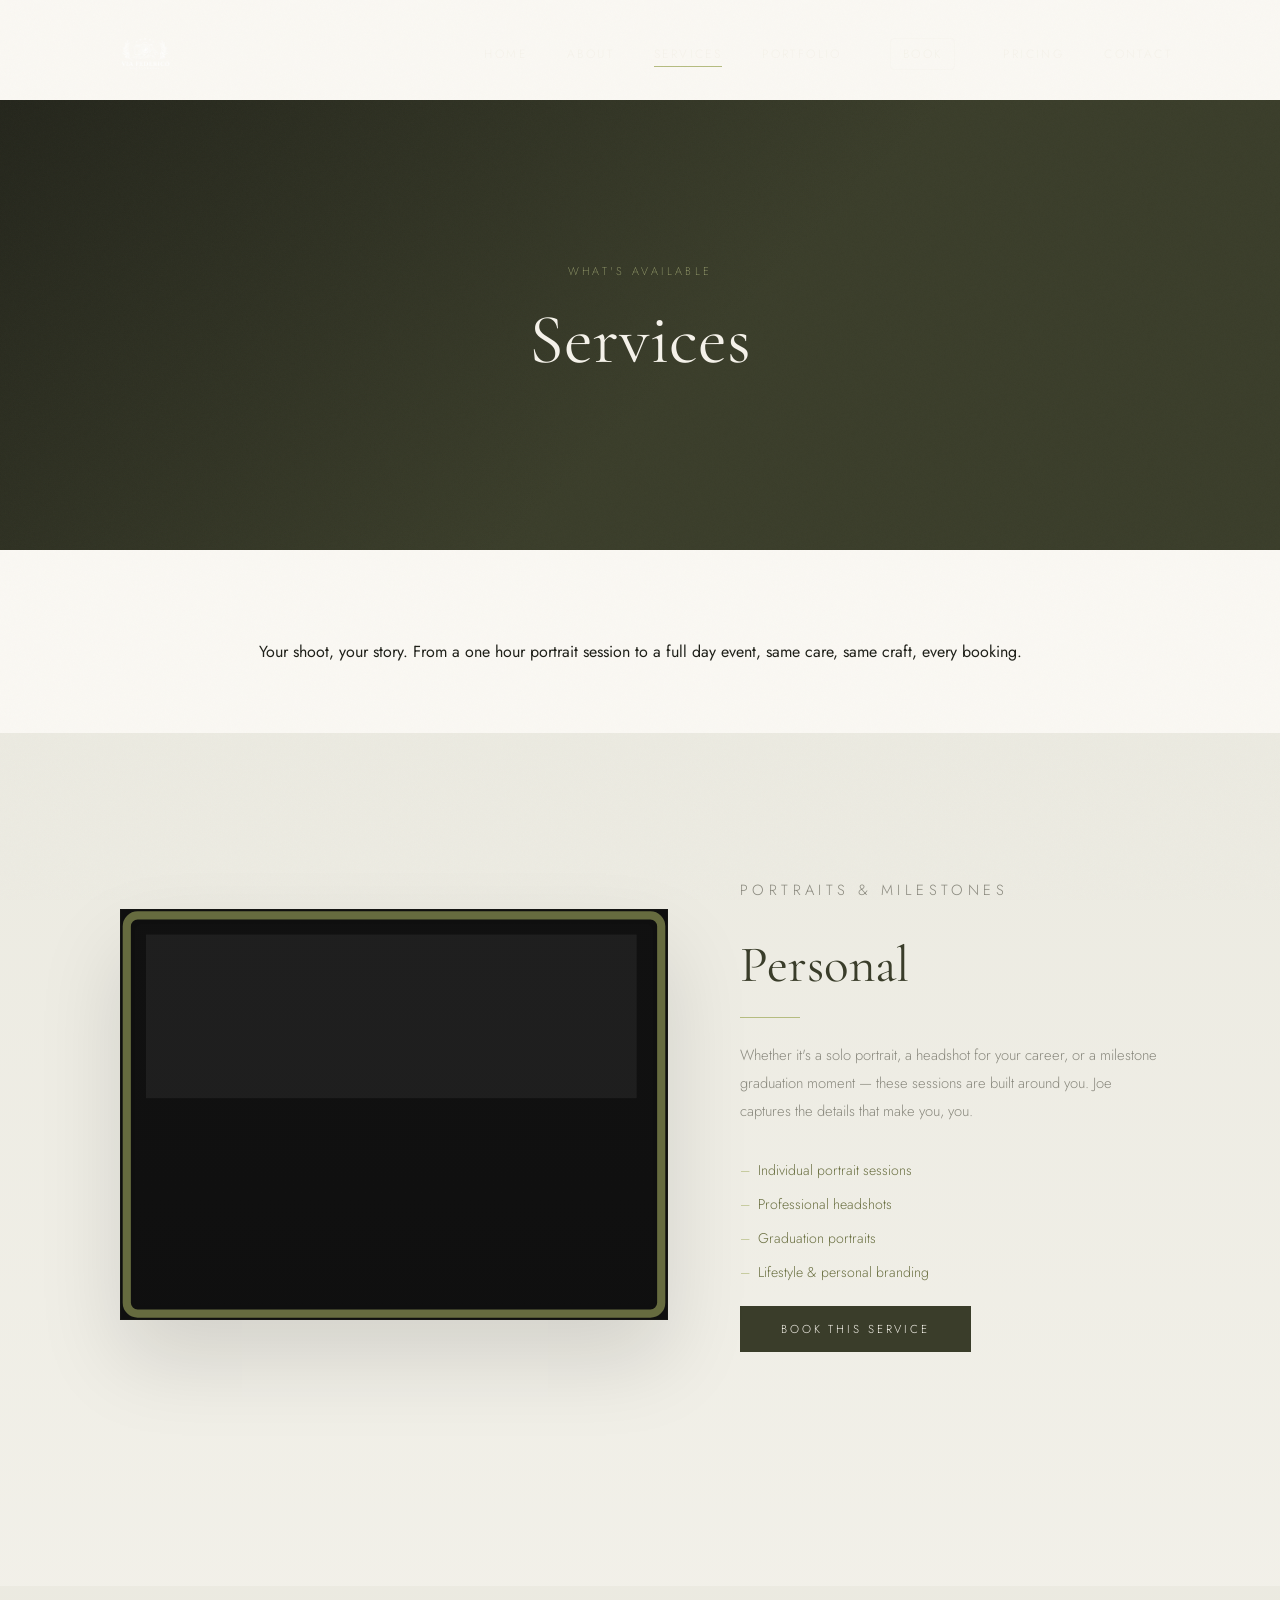
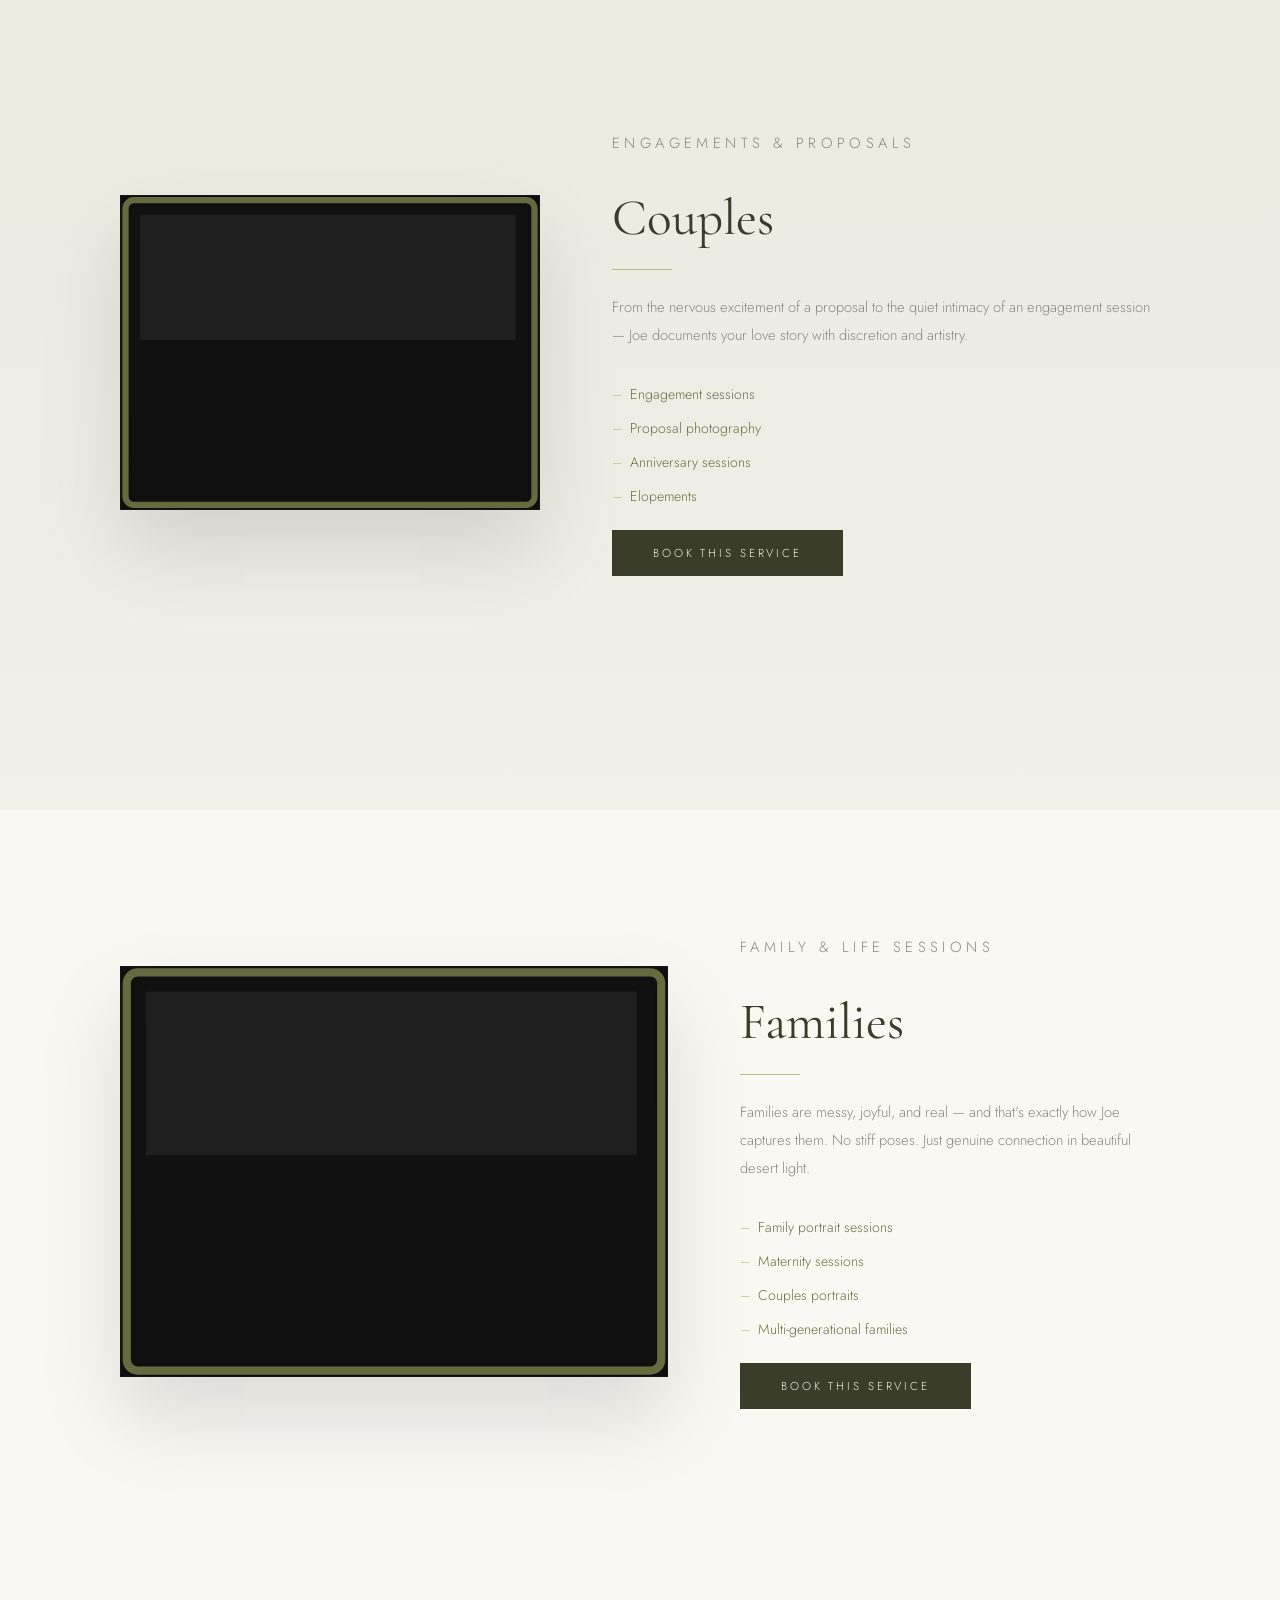
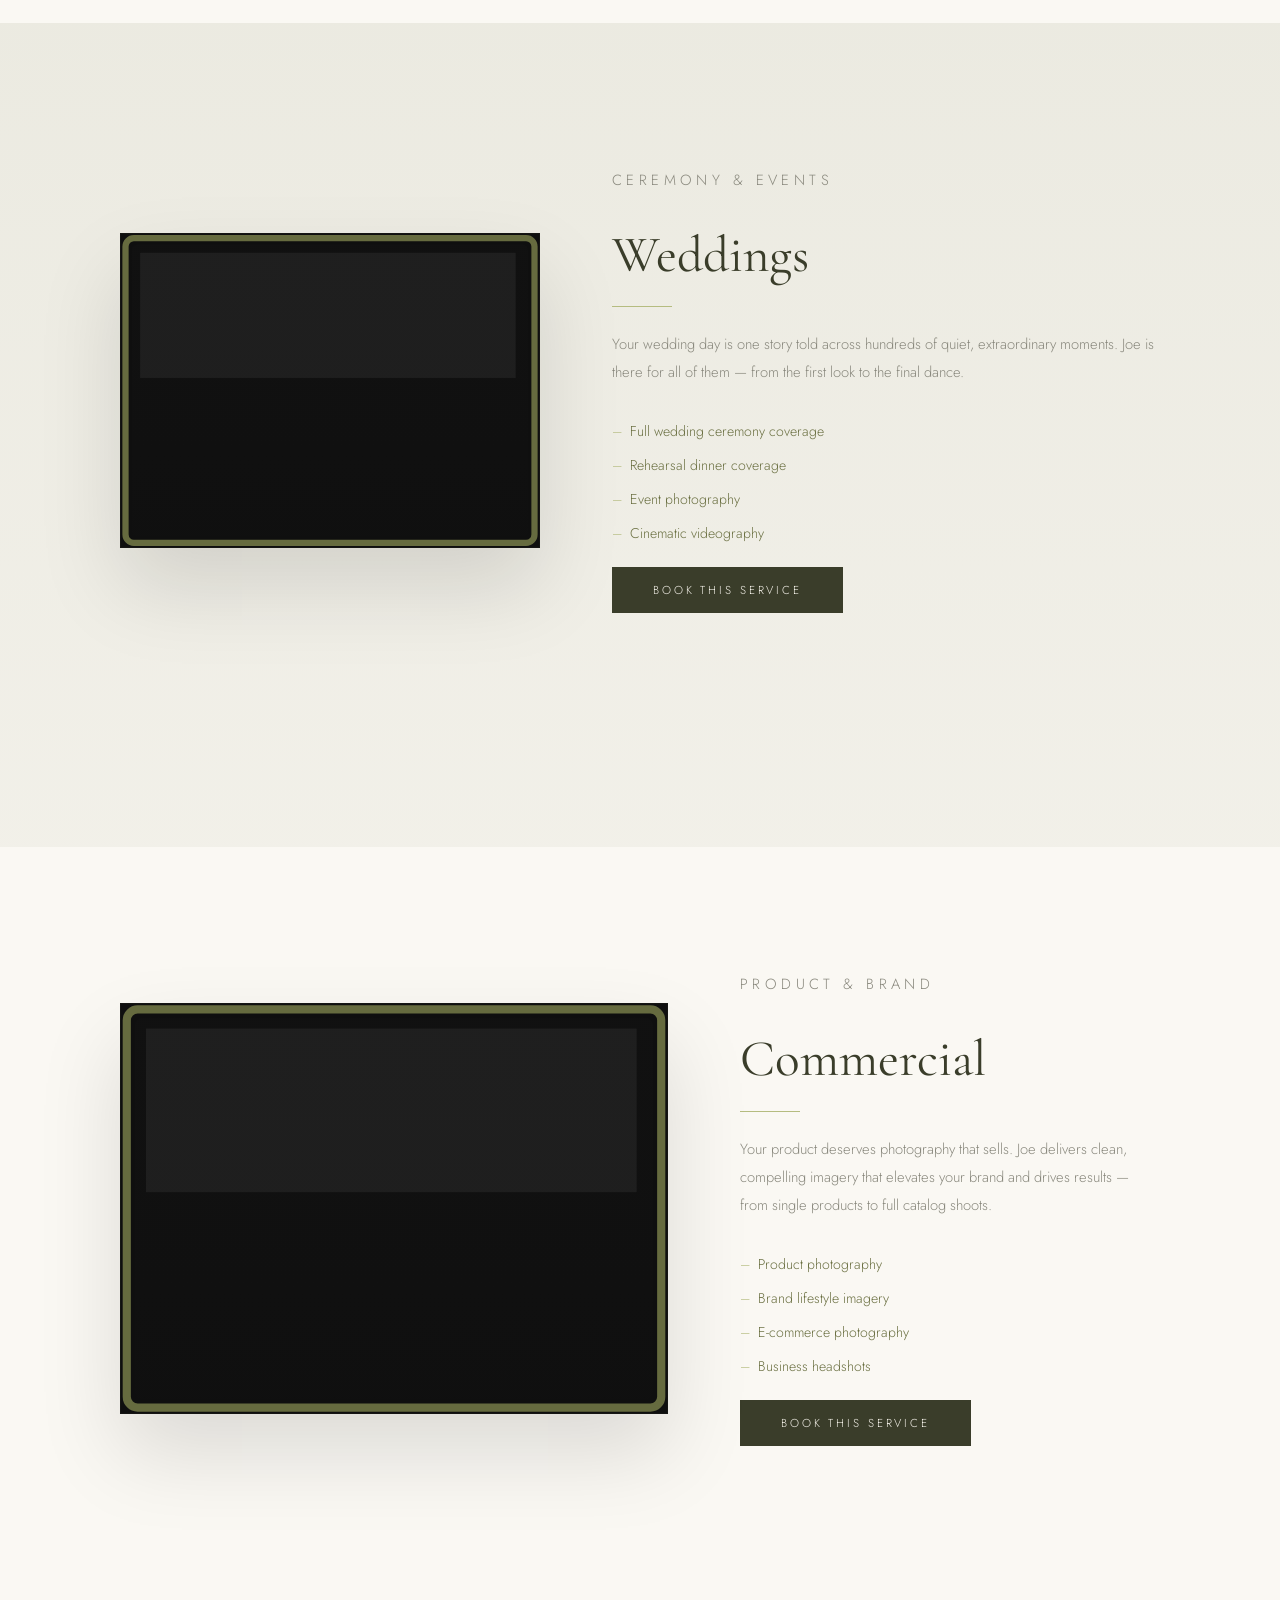
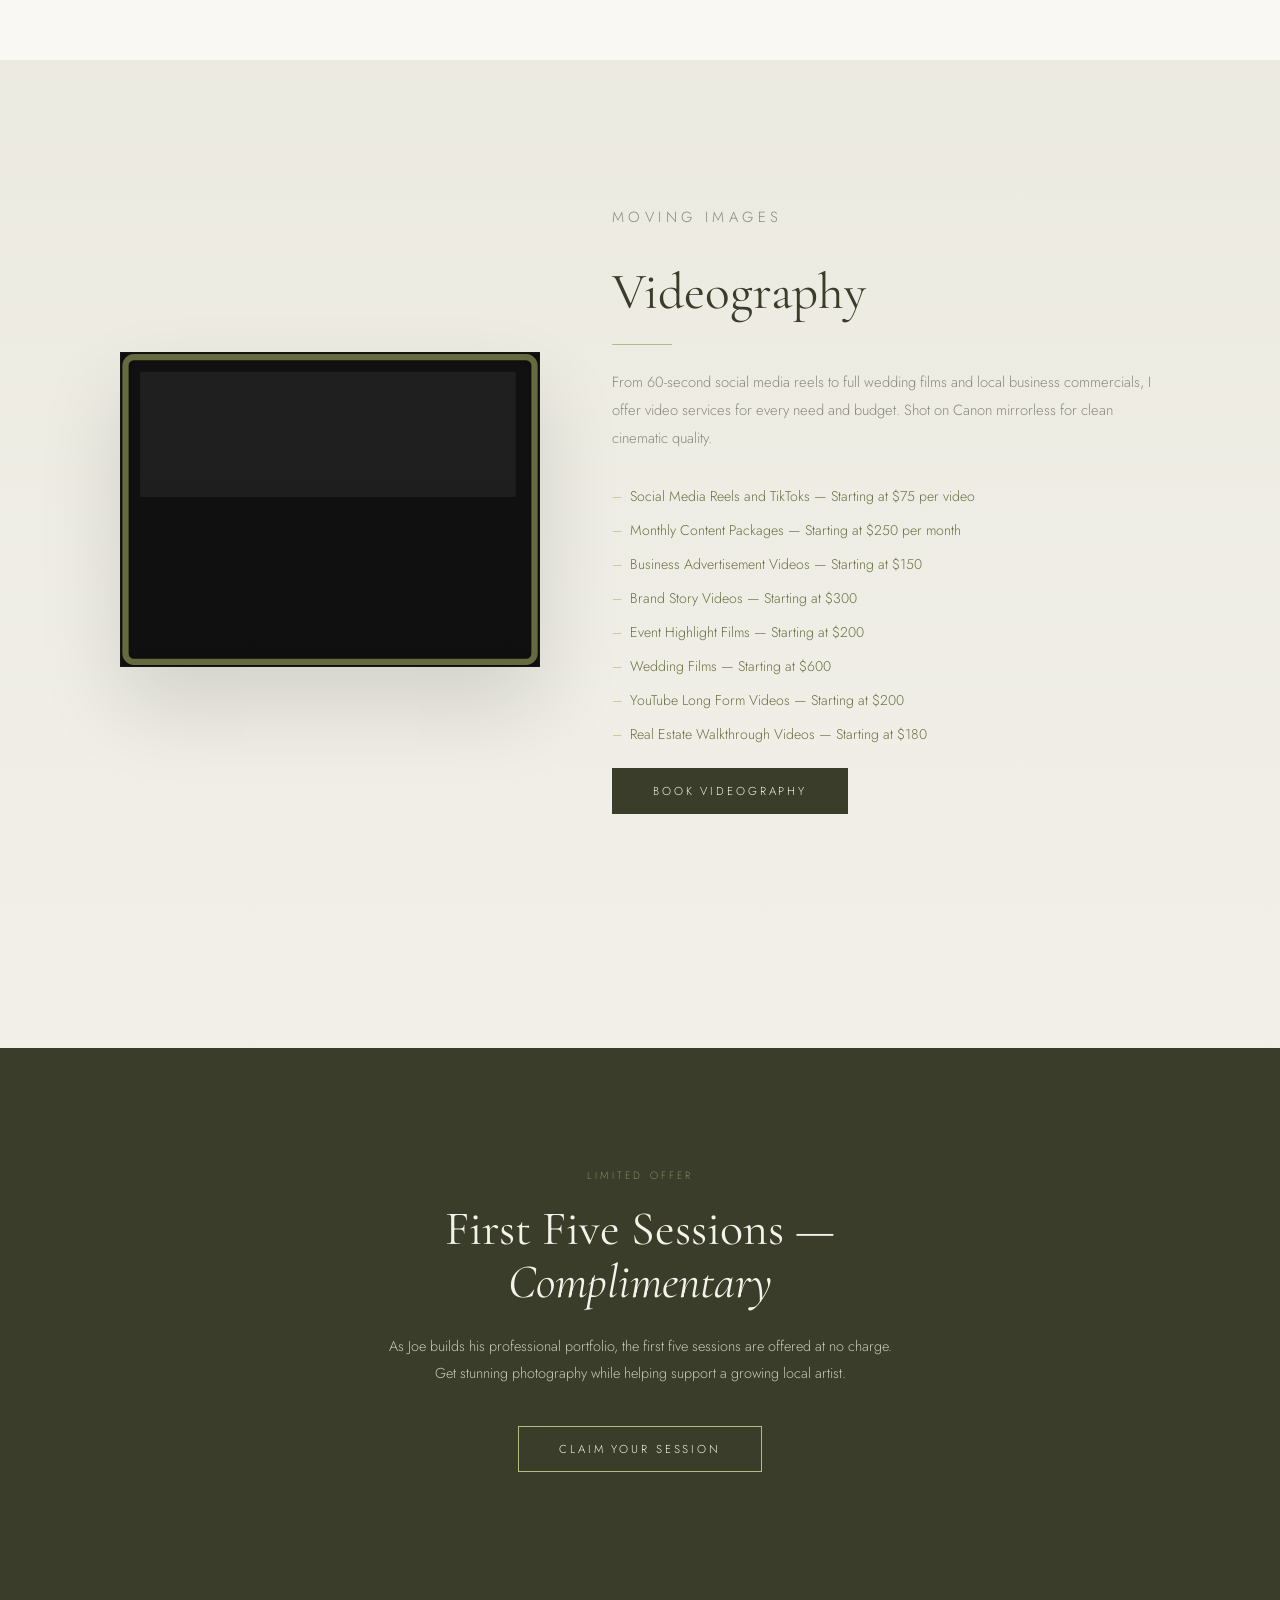
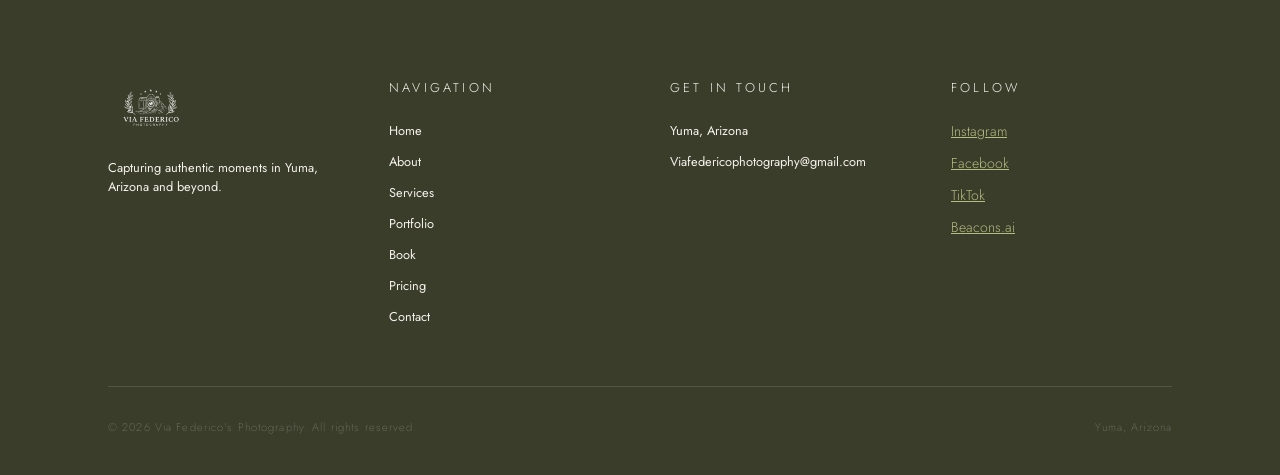
<file: services.html>
<!DOCTYPE html>
<html lang="en">
  <head>
    <meta charset="utf-8" />
    <meta name="viewport" content="width=device-width, initial-scale=1" />
    <title>Services | Via Federico's Photography</title>
    <meta
      name="description"
      content="Explore service categories and photography offerings from Via Federico's Photography."
    />
    <link rel="preconnect" href="https://fonts.googleapis.com" />
    <link rel="preconnect" href="https://fonts.gstatic.com" crossorigin="anonymous" />
    <link href="https://fonts.googleapis.com/css2?family=Cormorant+Garamond:ital,wght@0,300;0,400;0,500;0,600;1,300;1,400;1,500&family=Jost:wght@200;300;400;500&display=swap" rel="stylesheet" />
    <link rel="icon" href="logo.png" type="image/png" />
    <link rel="stylesheet" href="site.css" />
  </head>
  <body>
    <header class="nav-header" id="siteHeader">
      <div class="nav-inner container">
        <a href="index.html" style="display:flex;align-items:center;gap:12px;text-decoration:none;">
          <img id="logoImage" src="logo.png" alt="Via Federico's Photography" style="height:52px;width:auto;filter:brightness(0) invert(1);transition:height 0.4s ease,filter 0.4s ease;" />
        </a>
        <nav class="nav-links">
          <a class="nav-link" href="index.html">Home</a>
          <a class="nav-link" href="about.html">About</a>
          <a class="nav-link" href="services.html">Services</a>
          <a class="nav-link" href="portfolio.html">Portfolio</a>
          <a class="nav-link nav-book" href="booking.html">Book</a>
          <a class="nav-link" href="pricing.html">Pricing</a>
          <a class="nav-link" href="contact.html">Contact</a>
        </nav>
        <button class="mobile-menu-btn" id="menuToggle" aria-label="Toggle menu">
          <span id="burgerTop"></span>
          <span id="burgerMiddle"></span>
          <span id="burgerBottom"></span>
        </button>
      </div>
      <div class="mobile-menu" id="mobileMenu">
        <nav>
          <a href="index.html">Home</a>
          <a href="about.html">About</a>
          <a href="services.html">Services</a>
          <a href="portfolio.html">Portfolio</a>
          <a href="booking.html">Book</a>
          <a href="pricing.html">Pricing</a>
          <a href="contact.html">Contact</a>
        </nav>
      </div>
    </header>

    <main style="padding-top:100px;">
      <section class="hero-compact">
        <div class="hero-backdrop"></div>
        <div class="hero-grid" style="grid-template-columns:1fr;justify-items:center;">
          <div class="hero-copy" style="text-align:center;grid-column:1;width:100%;max-width:800px;">
            <p class="hero-subtitle">What's Available</p>
            <h1 class="title">Services</h1>
          </div>
        </div>
      </section>

      <section class="section-compact" style="background:var(--warm-white);padding:60px 60px 40px;">
        <div class="container" style="max-width:800px;margin:0 auto;text-align:center;">
          <p class="reveal" style="margin:30px 0;">Your shoot, your story. From a one hour portrait session to a full day event, same care, same craft, every booking.</p>
        </div>
      </section>

      <section class="content-section content-section--green">
        <div class="container services-list">
          <div class="service-block reveal reveal-left">
            <div class="service-media">
              <img class="photo-placeholder" src="assets/frame.svg" alt="Portrait frame" />
            </div>
            <div class="service-copy">
              <p class="service-label">Portraits & Milestones</p>
              <h2>Personal</h2>
              <div class="service-divider"></div>
              <p>Whether it's a solo portrait, a headshot for your career, or a milestone graduation moment — these sessions are built around you. Joe captures the details that make you, you.</p>
              <ul>
                <li>Individual portrait sessions</li>
                <li>Professional headshots</li>
                <li>Graduation portraits</li>
                <li>Lifestyle & personal branding</li>
              </ul>
              <a class="btn-dark" href="https://viafedericophotography.setmore.com" target="_blank">Book This Service</a>
            </div>
          </div>
        </div>
      </section>

      <!-- Couples (green) -->
      <section class="content-section content-section--green">
        <div class="container services-list">
          <div class="service-block service-block--reverse reveal reveal-right">
            <div class="service-media">
              <img class="photo-placeholder" src="assets/frame.svg" alt="Couples frame" />
            </div>
            <div class="service-copy">
              <p class="service-label">Engagements & Proposals</p>
              <h2>Couples</h2>
              <div class="service-divider"></div>
              <p>From the nervous excitement of a proposal to the quiet intimacy of an engagement session — Joe documents your love story with discretion and artistry.</p>
              <ul>
                <li>Engagement sessions</li>
                <li>Proposal photography</li>
                <li>Anniversary sessions</li>
                <li>Elopements</li>
              </ul>
              <a class="btn-dark" href="https://viafedericophotography.setmore.com" target="_blank">Book This Service</a>
            </div>
          </div>
        </div>
      </section>

      <!-- Families (white) -->
      <section class="content-section" style="background:var(--warm-white);">
        <div class="container services-list">
          <div class="service-block reveal reveal-left">
            <div class="service-media">
              <img class="photo-placeholder" src="assets/frame.svg" alt="Families frame" />
            </div>
            <div class="service-copy">
              <p class="service-label">Family & Life Sessions</p>
              <h2>Families</h2>
              <div class="service-divider"></div>
              <p>Families are messy, joyful, and real — and that's exactly how Joe captures them. No stiff poses. Just genuine connection in beautiful desert light.</p>
              <ul>
                <li>Family portrait sessions</li>
                <li>Maternity sessions</li>
                <li>Couples portraits</li>
                <li>Multi-generational families</li>
              </ul>
              <a class="btn-dark" href="https://viafedericophotography.setmore.com" target="_blank">Book This Service</a>
            </div>
          </div>
        </div>
      </section>

      <!-- Weddings (green) -->
      <section class="content-section content-section--green">
        <div class="container services-list">
          <div class="service-block service-block--reverse reveal reveal-right">
            <div class="service-media">
              <img class="photo-placeholder" src="assets/frame.svg" alt="Weddings frame" />
            </div>
            <div class="service-copy">
              <p class="service-label">Ceremony & Events</p>
              <h2>Weddings</h2>
              <div class="service-divider"></div>
              <p>Your wedding day is one story told across hundreds of quiet, extraordinary moments. Joe is there for all of them — from the first look to the final dance.</p>
              <ul>
                <li>Full wedding ceremony coverage</li>
                <li>Rehearsal dinner coverage</li>
                <li>Event photography</li>
                <li>Cinematic videography</li>
              </ul>
              <a class="btn-dark" href="https://viafedericophotography.setmore.com" target="_blank">Book This Service</a>
            </div>
          </div>
        </div>
      </section>

      <!-- Commercial (white) -->
      <section class="content-section" style="background:var(--warm-white);">
        <div class="container services-list">
          <div class="service-block reveal reveal-left">
            <div class="service-media">
              <img class="photo-placeholder" src="assets/frame.svg" alt="Commercial frame" />
            </div>
            <div class="service-copy">
              <p class="service-label">Product & Brand</p>
              <h2>Commercial</h2>
              <div class="service-divider"></div>
              <p>Your product deserves photography that sells. Joe delivers clean, compelling imagery that elevates your brand and drives results — from single products to full catalog shoots.</p>
              <ul>
                <li>Product photography</li>
                <li>Brand lifestyle imagery</li>
                <li>E-commerce photography</li>
                <li>Business headshots</li>
              </ul>
              <a class="btn-dark" href="https://viafedericophotography.setmore.com" target="_blank">Book This Service</a>
            </div>
          </div>
        </div>
      </section>

      <!-- Videography (green) -->
      <section class="content-section content-section--green">
        <div class="container services-list">
          <div class="service-block service-block--reverse reveal reveal-right">
            <div class="service-media">
              <img class="photo-placeholder" src="assets/frame.svg" alt="Videography frame" />
            </div>
            <div class="service-copy">
              <p class="service-label">Moving Images</p>
              <h2>Videography</h2>
              <div class="service-divider"></div>
              <p>From 60-second social media reels to full wedding films and local business commercials, I offer video services for every need and budget. Shot on Canon mirrorless for clean cinematic quality.</p>
              <ul>
                <li>Social Media Reels and TikToks — Starting at $75 per video</li>
                <li>Monthly Content Packages — Starting at $250 per month</li>
                <li>Business Advertisement Videos — Starting at $150</li>
                <li>Brand Story Videos — Starting at $300</li>
                <li>Event Highlight Films — Starting at $200</li>
                <li>Wedding Films — Starting at $600</li>
                <li>YouTube Long Form Videos — Starting at $200</li>
                <li>Real Estate Walkthrough Videos — Starting at $180</li>
              </ul>
              <a class="btn-dark" href="https://viafedericophotography.setmore.com" target="_blank">Book Videography</a>
            </div>
          </div>
        </div>
      </section>

      <section class="content-section" style="background:var(--olive-deep);">
        <div class="container" style="text-align:center;">
          <p style="font-family:'Jost',sans-serif;font-weight:200;font-size:0.65rem;letter-spacing:0.3em;text-transform:uppercase;color:var(--olive-pale);margin-bottom:20px;">Limited Offer</p>
          <h2 style="font-family:'Cormorant Garamond',serif;font-size:clamp(2.2rem,4vw,3rem);font-weight:400;color:var(--cream);line-height:1.1;margin-bottom:24px;">First Five Sessions —<br /><em>Complimentary</em></h2>
          <p style="font-family:'Jost',sans-serif;font-weight:300;font-size:0.9rem;line-height:1.85;color:var(--fog);max-width:520px;margin:0 auto 40px;">As Joe builds his professional portfolio, the first five sessions are offered at no charge. Get stunning photography while helping support a growing local artist.</p>
          <a class="btn-primary" href="contact.html">Claim Your Session</a>
        </div>
      </section>
    </main>

    <footer class="footer">
      <div class="container footer-grid">
        <div>
          <img src="logo.png" alt="Via Federico's Photography" style="height:60px;width:auto;margin-bottom:20px;filter:brightness(0) invert(1) opacity(0.85);" />
          <p>Capturing authentic moments in Yuma, Arizona and beyond.</p>
        </div>
        <div>
          <p class="footer-title">Navigation</p>
          <div style="display:flex;flex-direction:column;gap:12px;">
            <a href="index.html">Home</a>
            <a href="about.html">About</a>
            <a href="services.html">Services</a>
            <a href="portfolio.html">Portfolio</a>
            <a href="booking.html">Book</a>
            <a href="pricing.html">Pricing</a>
            <a href="contact.html">Contact</a>
          </div>
        </div>
        <div>
          <p class="footer-title">Get in Touch</p>
          <div style="display:flex;flex-direction:column;gap:12px;">
            <p>Yuma, Arizona</p>
            <a href="mailto:Viafedericophotography@gmail.com">Viafedericophotography@gmail.com</a>
          </div>
        </div>
        <div>
          <p class="footer-title">Follow</p>
          <div style="display:flex;flex-direction:column;gap:12px;">
            <a href="https://www.instagram.com/viafedericophotos/" target="_blank" style="font-family:'Jost',sans-serif;font-weight:300;font-size:0.88rem;color:var(--olive-pale);text-decoration:underline;display:inline-block;">Instagram</a>
            <a href="https://www.facebook.com/profile.php?id=61590409161497" target="_blank" style="font-family:'Jost',sans-serif;font-weight:300;font-size:0.88rem;color:var(--olive-pale);text-decoration:underline;display:inline-block;">Facebook</a>
            <a href="https://www.tiktok.com/@viafedericophotography" target="_blank" style="font-family:'Jost',sans-serif;font-weight:300;font-size:0.88rem;color:var(--olive-pale);text-decoration:underline;display:inline-block;">TikTok</a>
            <a href="https://beaconsai.com/viafedericophotography" target="_blank" style="font-family:'Jost',sans-serif;font-weight:300;font-size:0.88rem;color:var(--olive-pale);text-decoration:underline;display:inline-block;">Beacons.ai</a>
          </div>
        </div>
      </div>
      <div class="container footer-bottom">
        <p>&copy; 2026 Via Federico's Photography. All rights reserved.</p>
        <p>Yuma, Arizona</p>
      </div>
    </footer>

    <script src="site.js" defer></script>
  </body>
</html>
</file>
<file: site.css>
:root {
  --olive-deep: #3a3d2a;
  --olive-dark: #4a4f32;
  --olive-mid: #6b7042;
  --olive-light: #8a9156;
  --olive-pale: #b5bc80;
  --olive-mist: #d4d9a8;
  --cream: #f5f2ea;
  --parchment: #ede8dc;
  --warm-white: #faf8f3;
  --bark: #6b5b47;
  --terra: #a07850;
  --sand: #c9b48a;
  --charcoal: #1e1f18;
  --off-black: #252620;
  --stone: #8a897e;
  --fog: #c8c7bc;
  --serif: 'Cormorant Garamond', serif;
  --sans: 'Jost', sans-serif;
}

* {
  margin: 0;
  padding: 0;
  box-sizing: border-box;
}

html {
  scroll-behavior: smooth;
}

body {
  font-family: var(--sans);
  background-color: var(--warm-white);
  color: var(--charcoal);
  -webkit-font-smoothing: antialiased;
  overflow-x: hidden;
}

/* Headings use the serif display font, body and UI use Jost */
h1, h2, h3, h4, h5, h6,
.title, .subtitle, .section-head h2, .section-head h3, .offer-card h3, .pricing-card h3,
.photographer-label, .service-label {
  font-family: var(--serif);
  font-weight: 400;
}

p, li, a, button, input, select, textarea, .lead, .nav-link, .offer-price, .service-copy p {
  font-family: var(--sans);
}

/* Ensure form elements inherit the site font */
input, textarea, select, button { font-family: var(--sans); }

body::before {
  content: '';
  position: fixed;
  inset: 0;
  pointer-events: none;
  z-index: 9999;
  opacity: 0.025;
  background-image: url("data:image/svg+xml,%3Csvg viewBox='0 0 256 256' xmlns='http://www.w3.org/2000/svg'%3E%3Cfilter id='noise'%3E%3CfeTurbulence type='fractalNoise' baseFrequency='0.9' numOctaves='4' stitchTiles='stitch'/%3E%3C/filter%3E%3Crect width='100%25' height='100%25' filter='url(%23noise)'/%3E%3C/svg%3E");
  background-repeat: repeat;
  background-size: 128px 128px;
}

img {
  max-width: 100%;
  display: block;
}

button,
a {
  font: inherit;
}

button {
  background: none;
  border: none;
}

.container {
  width: min(1400px, calc(100% - 120px));
  margin: 0 auto;
}

.nav-header {
  position: fixed;
  top: 0;
  left: 0;
  right: 0;
  z-index: 1000;
  transition: background 0.5s ease, box-shadow 0.5s ease, padding 0.4s ease;
  background: transparent;
}

.nav-header.scrolled {
  background: rgba(245, 242, 234, 0.97);
  box-shadow: 0 1px 30px rgba(58, 61, 42, 0.08);
  backdrop-filter: blur(12px);
}

.nav-inner {
  display: flex;
  align-items: center;
  justify-content: space-between;
  padding: 28px 48px;
  transition: padding 0.4s ease;
}

.nav-header.scrolled .nav-inner {
  padding: 16px 48px;
}

.nav-links {
  display: flex;
  gap: 40px;
  align-items: center;
}

.nav-link {
  color: var(--cream);
  text-decoration: none;
  font-family: 'Jost', sans-serif;
  font-weight: 300;
  font-size: 0.75rem;
  letter-spacing: 0.2em;
  text-transform: uppercase;
  position: relative;
  transition: color 0.3s ease;
}

.nav-header.scrolled .nav-link {
  color: var(--olive-deep);
}

.nav-link::after {
  content: '';
  position: absolute;
  bottom: -4px;
  left: 0;
  width: 0;
  height: 1px;
  background: var(--olive-pale);
  transition: width 0.4s ease;
}

.nav-link:hover {
  color: var(--olive-pale);
}

.nav-link:hover::after,
.nav-link.active::after {
  width: 100%;
}

/* Book link styling — highlighted CTA */
.nav-book {
  border: 1px solid rgba(245, 242, 234, 0.4);
  border-radius: 4px;
  padding: 6px 12px;
  margin: 0 8px;
  transition: all 0.3s ease;
}

.nav-header.scrolled .nav-book {
  border-color: var(--olive-mid);
  background: rgba(107, 112, 66, 0.08);
}

.nav-book:hover {
  border-color: rgba(245, 242, 234, 0.8);
  background: rgba(245, 242, 234, 0.08);
}

.nav-header.scrolled .nav-book:hover {
  border-color: var(--olive-deep);
  background: rgba(107, 112, 66, 0.15);
}

.mobile-menu-btn {
  display: none;
  gap: 6px;
  flex-direction: column;
  justify-content: center;
  align-items: center;
}

.mobile-menu-btn span {
  width: 24px;
  height: 1px;
  background: var(--cream);
  transition: all 0.3s ease;
}

/* Burger becomes dark on scrolled (light) header */
.nav-header.scrolled .mobile-menu-btn span {
  background: var(--olive-deep);
}

/* Burger stays dark while mobile menu is open */
.mobile-menu-btn.open span {
  background: var(--olive-deep);
}

.mobile-menu {
  background: rgba(245, 242, 234, 0.98);
  overflow: hidden;
  max-height: 0;
  transition: max-height 0.5s cubic-bezier(0.16, 1, 0.3, 1);
  backdrop-filter: blur(12px);
}

.mobile-menu.open {
  max-height: 420px;
}

.mobile-menu nav {
  padding: 20px 48px 32px;
  display: flex;
  flex-direction: column;
  gap: 20px;
}

.mobile-menu a {
  color: var(--olive-deep);
  text-decoration: none;
  font-family: 'Jost', sans-serif;
  font-weight: 300;
  font-size: 0.75rem;
  letter-spacing: 0.2em;
  text-transform: uppercase;
}

.hero-section,
.hero-hero {
  position: relative;
  height: 100vh;
  min-height: 700px;
  background: var(--olive-deep);
  overflow: hidden;
  display: flex;
  align-items: center;
}

.hero-compact {
  position: relative;
  height: 50vh;
  min-height: 380px;
  background: var(--olive-deep);
  overflow: hidden;
  display: flex;
  align-items: center;
}

.hero-backdrop {
  position: absolute;
  inset: 0;
  background: linear-gradient(135deg, rgba(30, 31, 24, 0.78) 0%, rgba(58, 61, 42, 0.45) 55%, transparent 100%);
  z-index: 1;
}

.hero-grid {
  position: relative;
  z-index: 2;
  display: grid;
  grid-template-columns: 1fr 1fr;
  gap: 80px;
  width: 100%;
  max-width: 1400px;
  margin: 0 auto;
  padding: 0 60px;
  align-items: center;
}

.hero-copy p,
.hero-copy h1,
.hero-copy h2,
.hero-copy h3,
.hero-copy h4,
.hero-compact p,
.hero-compact h1 {
  color: var(--cream);
}

.hero-subtitle,
.hero-compact .hero-subtitle {
  font-family: 'Jost', sans-serif;
  font-weight: 200;
  font-size: 0.7rem;
  letter-spacing: 0.3em;
  text-transform: uppercase;
  color: var(--olive-pale);
  margin-bottom: 24px;
}

.title,
.hero-compact .title {
  font-family: 'Cormorant Garamond', serif;
  font-size: clamp(3.2rem, 5.5vw, 5.2rem);
  font-weight: 400;
  line-height: 1.05;
  margin-bottom: 10px;
}

.subtitle {
  font-family: 'Cormorant Garamond', serif;
  font-size: clamp(3.2rem, 5.5vw, 5.2rem);
  font-weight: 300;
  font-style: italic;
  line-height: 1.05;
  color: var(--olive-mist);
  margin-bottom: 36px;
}

.lead {
  font-family: 'Jost', sans-serif;
  font-weight: 300;
  font-size: 0.92rem;
  line-height: 1.85;
  color: rgba(245, 242, 234, 0.7);
  max-width: 400px;
  margin-bottom: 48px;
}

.hero-actions,
.hero-actions--wrap {
  display: flex;
  gap: 20px;
  flex-wrap: wrap;
}

.btn-primary,
.btn-dark {
  display: inline-block;
  padding: 14px 40px;
  font-family: 'Jost', sans-serif;
  font-weight: 300;
  font-size: 0.72rem;
  letter-spacing: 0.25em;
  text-transform: uppercase;
  text-decoration: none;
  cursor: pointer;
  transition: all 0.4s ease;
}

.btn-primary {
  position: relative;
  overflow: hidden;
  border: 1px solid var(--olive-pale);
  color: var(--cream);
  background: transparent;
}

.btn-primary::before {
  content: '';
  position: absolute;
  inset: 0;
  background: var(--olive-mid);
  transform: translateX(-100%);
  transition: transform 0.4s ease;
  z-index: -1;
}

.btn-primary:hover::before {
  transform: translateX(0);
}

.btn-primary:hover {
  border-color: var(--olive-mid);
}

.btn-dark {
  background: var(--olive-deep);
  border: 1px solid var(--olive-deep);
  color: var(--cream);
}

.btn-dark:hover {
  background: var(--olive-mid);
  border-color: var(--olive-mid);
}

.btn-small {
  padding: 10px 24px;
  font-size: 0.7rem;
  letter-spacing: 0.22em;
}

.get-in-touch {
  padding: 100px 60px 110px;
}

.get-in-touch .section-head {
  margin-bottom: 24px;
}

.get-in-touch .lead {
  margin-bottom: 32px;
  color: rgba(245, 242, 234, 0.9);
}

.photographer-copy h3 {
  font-family: 'Cormorant Garamond', serif;
  font-size: clamp(2.0rem, 4vw, 3.2rem);
  font-weight: 400;
  line-height: 1.05;
  color: var(--olive-deep);
  margin-bottom: 18px;
}

.hero-image {
  display: flex;
  justify-content: center;
  align-items: center;
}

.hero-image img {
  max-width: 420px;
  width: 100%;
  opacity: 1;
  filter: none;
  mix-blend-mode: normal;
}

.hero-scroll-hint {
  position: absolute;
  bottom: 40px;
  right: 60px;
  z-index: 2;
  display: flex;
  flex-direction: column;
  align-items: center;
  gap: 8px;
}

.hero-scroll-hint span {
  font-family: 'Jost', sans-serif;
  font-weight: 200;
  font-size: 0.58rem;
  letter-spacing: 0.25em;
  text-transform: uppercase;
  color: rgba(245, 242, 234, 0.35);
  writing-mode: vertical-rl;
}

.hero-scroll-line {
  width: 1px;
  height: 50px;
  background: linear-gradient(to bottom, rgba(245, 242, 234, 0.3), transparent);
  animation: pulseAnim 2s infinite;
}

.slideshow-container {
  position: absolute;
  inset: 0;
}

.slideshow-slide {
  position: absolute;
  inset: 0;
  opacity: 0;
  transition: opacity 1.4s ease-in-out;
}

.slideshow-slide.active {
  opacity: 1;
}

.photo-placeholder {
  background-color: #1a1a1a;
  position: relative;
  overflow: hidden;
}

.photo-placeholder::after {
  content: 'RESERVED';
  position: absolute;
  top: 50%;
  left: 50%;
  transform: translate(-50%, -50%);
  font-family: 'Jost', sans-serif;
  font-weight: 200;
  font-size: 0.65rem;
  letter-spacing: 0.35em;
  color: rgba(255, 255, 255, 0.25);
  text-transform: uppercase;
}

.slideshow-dot-row {
  position: absolute;
  bottom: 40px;
  left: 60px;
  display: flex;
  gap: 8px;
  z-index: 10;
}

.slide-dot {
  border: none;
  cursor: pointer;
  padding: 0;
  transition: all 0.4s ease;
  background: rgba(245, 242, 234, 0.3);
  height: 2px;
}

.slide-dot.active {
  width: 28px;
  background: var(--olive-pale);
}

.slide-dot:not(.active) {
  width: 8px;
}

.slide-caption {
  position: absolute;
  bottom: 80px;
  left: 60px;
  font-family: 'Cormorant Garamond', serif;
  font-style: italic;
  font-size: 1.1rem;
  color: rgba(245, 242, 234, 0.45);
  letter-spacing: 0.05em;
}

.marquee-strip {
  background: var(--olive-mid);
  padding: 26px 60px;
  display: flex;
  align-items: center;
  justify-content: center;
  gap: 50px;
  flex-wrap: wrap;
}

.marquee-item {
  font-family: 'Jost', sans-serif;
  font-weight: 200;
  font-size: 0.65rem;
  letter-spacing: 0.3em;
  text-transform: uppercase;
  color: var(--cream);
  opacity: 0.85;
  display: flex;
  align-items: center;
  gap: 20px;
}

.marquee-item .dot {
  width: 4px;
  height: 4px;
  border-radius: 50%;
  background: var(--olive-pale);
  opacity: 0.5;
}

.content-section,
.section-block,
.section-compact {
  padding: 120px 60px;
}

.section-compact {
  padding: 80px 60px 0;
}

.section-head {
  text-align: left;
  margin-bottom: 72px;
}

.section-head.center {
  text-align: center;
}

.section-head p {
  font-family: 'Jost', sans-serif;
  font-weight: 200;
  font-size: 0.65rem;
  letter-spacing: 0.3em;
  text-transform: uppercase;
  color: var(--olive-mid);
  margin-bottom: 16px;
}

.section-head h2 {
  font-family: 'Cormorant Garamond', serif;
  font-size: clamp(2.4rem, 4vw, 3.4rem);
  font-weight: 400;
  color: var(--olive-deep);
  line-height: 1.1;
}

.section-head p.lead {
  font-family: 'Jost', sans-serif;
  font-weight: 300;
  font-size: 0.88rem;
  line-height: 1.85;
  color: var(--stone);
  max-width: 380px;
  margin-left: auto;
}

.portfolio-filters,
.pricing-tabs {
  display: flex;
  flex-wrap: wrap;
  gap: 8px;
  justify-content: center;
}

.filter-button,
.tab-button {
  background: none;
  border: none;
  padding: 12px 20px;
  font-family: 'Jost', sans-serif;
  font-weight: 300;
  font-size: 0.75rem;
  letter-spacing: 0.2em;
  text-transform: uppercase;
  color: var(--stone);
  cursor: pointer;
  transition: all 0.3s ease;
}

.filter-button.active,
.tab-button.active {
  color: var(--olive-deep);
  border-bottom: 2px solid var(--olive-mid);
}

.portfolio-grid {
  columns: 3 300px;
  gap: 10px;
}

.portfolio-item {
  break-inside: avoid;
  margin-bottom: 10px;
  position: relative;
  overflow: hidden;
}

.portfolio-item.hidden {
  display: none;
}

.portfolio-item .overlay {
  position: absolute;
  inset: 0;
  background: rgba(58, 61, 42, 0.7);
  opacity: 0;
  transition: opacity 0.4s ease;
  display: flex;
  align-items: center;
  justify-content: center;
}

.portfolio-item:hover .overlay {
  opacity: 1;
}

.portfolio-item .overlay p,
.portfolio-item .overlay span {
  text-align: center;
}

.portfolio-card {
  display: grid;
  gap: 24px;
  background: var(--parchment);
  padding: 28px;
  border: 1px solid rgba(58, 61, 42, 0.08);
}

.portfolio-card h3 {
  font-family: 'Cormorant Garamond', serif;
  font-size: 1.4rem;
  color: var(--olive-deep);
  margin-bottom: 16px;
}

.service-section,
.pricing-section,
.contact-section,
.about-grid {
  display: grid;
  gap: 80px;
}

.about-grid {
  grid-template-columns: 1fr 1.1fr;
  align-items: start;
}

.service-grid {
  display: grid;
  grid-template-columns: repeat(2, 1fr);
  gap: 24px;
}

.photographer-grid {
  display: grid;
  grid-template-columns: 60% 40%;
  gap: 80px;
  align-items: start;
}

.photographer-media .photo-placeholder {
  min-height: 620px;
  border: 1px solid rgba(58, 61, 42, 0.12);
  box-shadow: 0 40px 70px rgba(58, 61, 42, 0.08);
  background-color: #111111;
}

.photographer-media {
  position: relative;
  display: flex;
  justify-content: center;
}
.photographer-copy {
  display: flex;
  flex-direction: column;
  justify-content: center;
}

.promise-grid {
  display: grid;
  grid-template-columns: 1fr 1fr;
  gap: 60px;
}

.promise-grid > div > div {
  display: flex;
  flex-direction: row;
  align-items: flex-start;
  gap: 24px;
}

.promise-grid > div > div > div:first-child {
  font-family: 'Cormorant Garamond', serif;
  font-size: 2rem;
  font-weight: 300;
  color: var(--olive-mist);
  line-height: 1;
  flex-shrink: 0;
  padding-top: 4px;
}

.offer-grid,
.client-box-grid {
  display: grid;
  grid-template-columns: repeat(3, minmax(0, 1fr));
  gap: 24px;
  max-width: 1200px;
  margin: 0 auto;
  grid-auto-rows: 1fr;
}

.client-words {
  padding-top: 140px;
  padding-bottom: 140px;
}

.client-words .section-head {
  margin-bottom: 48px;
}

.client-words .section-head p {
  color: var(--olive-mist);
  letter-spacing: 0.35em;
}

.client-words .section-head h2 {
  font-size: clamp(2.8rem, 5vw, 4.4rem);
  color: var(--cream);
}

.client-box-grid {
  gap: 36px;
  max-width: 1180px;
  margin: 0 auto;
}

.client-box {
  background: rgba(255,255,255,0.02);
  border: 1px solid rgba(255,255,255,0.03);
  padding: 44px 36px;
  min-height: 300px;
  text-align: left;
}

.client-box h3 {
  color: var(--olive-mist);
  font-family: 'Cormorant Garamond', serif;
  font-style: italic;
  font-size: 1.1rem;
  margin-top: 28px;
}

.client-box p {
  color: rgba(245,242,234,0.72);
  font-style: italic;
  line-height: 1.9;
  margin-top: 12px;
}

.client-box::before {
  content: '';
  position: absolute;
  inset: 0;
  border: 1px solid rgba(58,61,42,0.04);
  pointer-events: none;
}

.client-box .quote-mark {
  color: rgba(245,242,234,0.06);
}

.offer-card {
  display: flex;
  flex-direction: column;
  justify-content: center;
  align-items: center;
  background: var(--warm-white);
  color: var(--charcoal);
  border: 1px solid rgba(58, 61, 42, 0.25);
  padding: 32px;
  text-decoration: none;
  transition: transform 0.3s ease, border-color 0.3s ease, box-shadow 0.3s ease, background 0.3s ease;
  min-height: 320px;
  text-align: center;
}

.client-box {
  display: flex;
  flex-direction: column;
  justify-content: center;
  align-items: center;
  background: rgba(245,242,234,0.02);
  color: var(--cream);
  border: 1px solid rgba(245,242,234,0.04);
  padding: 32px;
  text-decoration: none;
  transition: transform 0.3s ease, border-color 0.3s ease, box-shadow 0.3s ease, background 0.3s ease;
  min-height: 320px;
  text-align: center;
}

.offer-card:hover,
.offer-card:focus-visible {
  transform: translateY(-4px);
  border-color: var(--olive-mid);
  box-shadow: 0 24px 40px rgba(58, 61, 42, 0.18);
  background: #f8f6f0;
}

.client-box:hover,
.client-box:focus-visible {
  transform: translateY(-4px);
  border-color: rgba(245,242,234,0.08);
  box-shadow: 0 18px 36px rgba(0,0,0,0.14);
  background: rgba(255,255,255,0.03);
}

.offer-card h3,
.offer-card p,
.client-box h3,
.client-box p {
  margin: 0 0 18px;
}

.offer-card h3,
.client-box h3 {
  font-size: clamp(1.4rem, 2.4vw, 1.7rem);
}

.photographer-label {
  font-family: 'Jost', sans-serif;
  font-weight: 200;
  font-size: 0.65rem;
  letter-spacing: 0.3em;
  text-transform: uppercase;
  color: var(--olive-mid);
  margin-bottom: 18px;
}

.divider {
  width: 60px;
  height: 2px;
  background: var(--olive-mid);
  margin: 8px 0 18px 0;
}

.photographer-quote {
  font-family: 'Cormorant Garamond', serif;
  font-size: 1rem;
  color: var(--stone);
}

.experience-badge {
  position: absolute;
  bottom: -42px;
  right: -36px;
  width: 140px;
  height: 110px;
  background: var(--olive-dark);
  color: var(--cream);
  display: flex;
  flex-direction: column;
  justify-content: center;
  align-items: center;
  box-shadow: 0 20px 40px rgba(58,61,42,0.12);
  transform: rotate(-2deg);

}

.experience-badge .exp-number {
  font-family: 'Cormorant Garamond', serif;
  font-size: 2.4rem;
  line-height: 1;
  margin-bottom: 6px;
}

.experience-badge .exp-sub {
  font-family: 'Jost', sans-serif;
  font-size: 0.6rem;
  letter-spacing: 0.18em;
  text-transform: uppercase;
}

.offer-card h3 {
  font-family: 'Cormorant Garamond', serif;
  color: var(--olive-deep);
}

.client-box h3 {
  font-family: 'Cormorant Garamond', serif;
  color: var(--cream);
}

.offer-card p {
  color: var(--stone);
}

.client-box p {
  color: rgba(245,242,234,0.9);
}

.offer-card .offer-price,
.offer-card p[data-price],
.offer-card p:last-child {
  font-family: 'Jost', sans-serif;
  font-weight: 500;
  font-size: 0.9rem;
  letter-spacing: 0.12em;
  color: var(--olive-mid);
  margin-top: 18px;
}

/* Videography card: centered and shorter */
.offer-card--videography {
  grid-column: 2 / 3;
  justify-self: center;
  min-height: 220px;
  padding: 22px;
}

@media (max-width: 980px) {
  .offer-card--videography {
    grid-column: auto;
    justify-self: stretch;
  }
}

.client-box {
  display: flex;
  flex-direction: column;
  justify-content: center;
  align-items: center;
}

.client-box h3 {
  margin-bottom: 16px;
}

.client-box p {
  margin: 0;
}

.service-block {
  display: grid;
  grid-template-columns: 1fr minmax(420px, 0.55fr);
  gap: 80px;
  align-items: center;
  margin-bottom: 90px;
}

.content-section--green {
  background: linear-gradient(180deg, rgba(107,112,66,0.10) 0%, rgba(107,112,66,0.06) 100%);
  padding: 140px 60px;
}

.services-list {
  max-width: 1200px;
  margin: 0 auto;
}

.service-block {
  gap: 72px;
}

.service-block--reverse {
  grid-template-columns: minmax(420px, 0.55fr) 1fr;
}

.service-media {
  display: flex;
  justify-content: center;
}

.service-media .photo-placeholder {
  width: 100%;
  max-width: 560px;
  aspect-ratio: 4 / 3;
  width: 100%;
  background: #111111;
  border: 1px solid rgba(58, 61, 42, 0.12);
  box-shadow: 0 40px 80px rgba(0, 0, 0, 0.12);
}

.service-copy {
  display: flex;
  flex-direction: column;
  justify-content: center;
  gap: 24px;
}

.service-label {
  font-family: 'Jost', sans-serif;
  font-weight: 200;
  font-size: 0.65rem;
  letter-spacing: 0.3em;
  text-transform: uppercase;
  color: var(--olive-mid);
  margin-bottom: 12px;
}

.service-block h2 {
  font-family: 'Cormorant Garamond', serif;
  font-size: clamp(2.4rem, 4vw, 3.4rem);
  font-weight: 400;
  color: var(--olive-deep);
  line-height: 1.05;
  margin: 0;
}

.service-divider {
  width: 60px;
  height: 1px;
  background: var(--olive-pale);
  margin: 0;
}

.service-copy p {
  font-family: 'Jost', sans-serif;
  font-weight: 300;
  font-size: 0.92rem;
  line-height: 1.9;
  color: var(--stone);
  max-width: 640px;
  margin-bottom: 10px;
}

.service-copy {
  padding: 4px 0;
}

.service-copy ul {
  list-style: none;
  padding: 0;
  display: grid;
  gap: 14px;
  margin: 0;
}

.service-copy ul li {
  font-family: 'Jost', sans-serif;
  font-weight: 300;
  font-size: 0.88rem;
  color: var(--olive-mid);
  position: relative;
  padding-left: 18px;
}

.service-copy ul li:before {
  content: '–';
  position: absolute;
  left: 0;
  top: 0;
  color: var(--olive-pale);
}

.service-copy a.btn-dark {
  width: max-content;
}

.service-block.reveal {
  opacity: 0;
  transform: translateY(40px);
}

.service-block.reveal.reveal-left {
  transform: translateX(-60px) translateY(40px);
  transition: opacity 0.8s cubic-bezier(.2,.8,.2,1), transform 0.8s cubic-bezier(.2,.8,.2,1);
}

.service-block.reveal.reveal-right {
  transform: translateX(60px) translateY(40px);
  transition: opacity 1.05s cubic-bezier(.2,.8,.2,1), transform 1.05s cubic-bezier(.2,.8,.2,1);
}

.service-block.reveal.visible {
  opacity: 1;
  transform: translateX(0) translateY(0);
}

@media (max-width: 980px) {
  .service-block,
  .service-block--reverse {
    grid-template-columns: 1fr;
  }

  .service-block--reverse {
    direction: ltr;
  }

  .service-media .photo-placeholder {
    min-height: 320px;
  }
}

.pricing-section {
  gap: 40px;
}

/* ── Good to Know section ── */
.good-to-know-section {
  background: var(--parchment);
  padding: 100px 60px;
}

.good-to-know-grid {
  display: grid;
  grid-template-columns: repeat(2, 1fr);
  gap: 40px;
  max-width: 960px;
  margin: 0 auto;
}

.good-to-know-item {
  text-align: center;
  padding-bottom: 32px;
  border-bottom: 1px solid var(--olive-mist);
}

.good-to-know-item h3 {
  font-family: 'Cormorant Garamond', serif;
  font-size: 1.2rem;
  color: var(--olive-deep);
  margin-bottom: 12px;
}

.good-to-know-item p {
  font-family: 'Jost', sans-serif;
  font-weight: 300;
  font-size: 0.84rem;
  line-height: 1.8;
  color: var(--stone);
}

@media (max-width: 768px) {
  .good-to-know-section {
    padding: 80px 20px;
  }
  .good-to-know-grid {
    grid-template-columns: 1fr;
  }
}

@media (max-width: 480px) {
  .good-to-know-section {
    padding: 60px 16px;
  }
}

.pricing-grid {
  display: grid;
  grid-template-columns: repeat(3, 1fr);
  gap: 24px;
}

.pricing-card {
  padding: 48px 36px;
  position: relative;
  background: var(--parchment);
  transition: transform 0.28s cubic-bezier(.2,.8,.2,1), box-shadow 0.28s ease;
  border-radius: 10px;
  box-shadow: 0 12px 30px rgba(15,15,15,0.06);
  text-align: center;
}

/* Center all text elements inside pricing cards */
.pricing-card h3,
.pricing-card h4,
.pricing-card p,
.pricing-card ul,
.pricing-card li {
  text-align: center;
}

/* Center list items (they use flex) */
.pricing-card li {
  justify-content: center;
}

/* Book button full-width and centered */
.pricing-card .btn-dark,
.pricing-card .btn-primary {
  display: block;
  width: 100%;
  text-align: center;
  margin-top: 32px;
}

.pricing-card.popular {
  background: var(--olive-deep);
}

.pricing-card.popular h3,
.pricing-card.popular p,
.pricing-card.popular li {
  color: var(--cream);
}

.pricing-card .popular-badge {
  position: absolute;
  top: 18px;
  right: 18px;
  background: var(--olive-mid);
  padding: 8px 16px;
  color: var(--cream);
  font-size: 0.62rem;
  letter-spacing: 0.18em;
  text-transform: uppercase;
  border-radius: 6px;
  box-shadow: 0 6px 18px rgba(11,12,6,0.12);
}

.pricing-card.popular {
  transform: translateY(-6px);
  box-shadow: 0 22px 48px rgba(11,12,6,0.18);
}

.pricing-card li {
  list-style: none;
  padding-bottom: 12px;
  margin-bottom: 12px;
  display: flex;
  align-items: center;
  gap: 12px;
}

.pricing-card li svg {
  width: 12px;
  height: 12px;
  flex-shrink: 0;
}

.pricing-panel {
  display: none;
}

.pricing-panel.active {
  display: block;
}

.contact-grid {
  display: grid;
  grid-template-columns: 1fr 2fr;
  gap: 100px;
}

.contact-panel {
  display: flex;
  flex-direction: column;
  gap: 28px;
}

.contact-info h2,
.section-head h2 {
  margin-bottom: 32px;
}

.contact-info p,
.contact-info a,
.contact-info div p {
  font-family: 'Jost', sans-serif;
  font-weight: 300;
  font-size: 0.88rem;
  color: var(--bark);
  line-height: 1.85;
}

.contact-info a {
  color: var(--bark);
  text-decoration: none;
}

.contact-info a:hover {
  color: var(--olive-mid);
}

.contact-form {
  display: grid;
  gap: 36px;
}

.form-grid {
  display: grid;
  grid-template-columns: 1fr 1fr;
  gap: 40px;
}

.form-field {
  display: grid;
  gap: 8px;
}

.form-field label {
  font-family: 'Jost', sans-serif;
  font-weight: 200;
  font-size: 0.6rem;
  letter-spacing: 0.25em;
  text-transform: uppercase;
  color: var(--olive-mid);
}

.form-field input,
.form-field select,
.form-field textarea {
  width: 100%;
  background: var(--warm-white);
  border: none;
  border-bottom: 1px solid var(--olive-mist);
  padding: 16px 0;
  font-family: 'Jost', sans-serif;
  font-weight: 300;
  font-size: 0.88rem;
  color: var(--charcoal);
  outline: none;
  transition: border-color 0.3s ease;
  letter-spacing: 0.02em;
}

.form-field textarea {
  resize: vertical;
  border: 1px solid var(--olive-mist);
  padding: 16px;
}

.form-actions {
  display: flex;
  gap: 20px;
  align-items: center;
  flex-wrap: wrap;
}

.form-actions p {
  font-family: 'Jost', sans-serif;
  font-weight: 200;
  font-size: 0.72rem;
  letter-spacing: 0.05em;
  color: var(--stone);
}

.success-message {
  text-align: center;
  padding: 60px 40px;
  background: var(--warm-white);
  border: 1px solid var(--olive-mist);
}

.success-message h2 {
  font-family: 'Cormorant Garamond', serif;
  font-size: 2.8rem;
  color: var(--olive-mid);
  font-style: italic;
  margin-bottom: 16px;
}

.success-message p {
  font-family: 'Jost', sans-serif;
  font-weight: 300;
  font-size: 0.9rem;
  line-height: 1.8;
  color: var(--stone);
}

.footer {
  background: var(--olive-deep);
  color: var(--cream);
  padding: 80px 48px 40px;
}

.footer-grid {
  display: grid;
  grid-template-columns: repeat(auto-fit, minmax(220px, 1fr));
  gap: 60px;
  margin-bottom: 60px;
}

.footer-brand p,
.footer-nav a,
.footer-contact p,
.footer-contact a {
  font-family: 'Jost', sans-serif;
  font-weight: 300;
}

.footer-brand p {
  font-family: 'Cormorant Garamond', serif;
  font-style: italic;
  font-size: 1rem;
  color: var(--olive-mist);
  line-height: 1.7;
  max-width: 260px;
}

.footer-title {
  font-family: 'Jost', sans-serif;
  font-weight: 300;
  font-size: 0.65rem;
  letter-spacing: 0.25em;
  text-transform: uppercase;
  color: var(--olive-pale);
  margin-bottom: 24px;
}

/* Client box decorative elements */
.client-box {
  position: relative;
  overflow: hidden;
}

.client-box .quote-mark {
  position: absolute;
  top: 12px;
  left: 12px;
  font-family: 'Cormorant Garamond', serif;
  font-size: 3.2rem;
  color: rgba(245,242,234,0.05);
  line-height: 1;
}

.client-box .stars {
  font-family: 'Jost', sans-serif;
  color: var(--olive-pale);
  font-size: 0.78rem;
  letter-spacing: 0.18em;
  margin-bottom: 8px;
}

.client-box .rating {
  color: rgba(245,242,234,0.6);
  font-size: 0.7rem;
  margin-left: 8px;
}

.footer-nav a,
.footer-contact a,
.footer-contact p,
.footer-brand p,
.footer a,
.footer p {
  font-size: 0.8rem;
  color: var(--cream);
  text-decoration: none;
  transition: color 0.3s ease;
}

.footer-nav a:hover,
.footer-contact a:hover,
.footer a:hover {
  color: var(--olive-pale);
}

.footer-bottom {
  border-top: 1px solid rgba(181, 188, 128, 0.2);
  padding-top: 32px;
  display: flex;
  justify-content: space-between;
  align-items: center;
  flex-wrap: wrap;
  gap: 16px;
}

.footer-bottom p {
  font-family: 'Jost', sans-serif;
  font-weight: 200;
  font-size: 0.7rem;
  letter-spacing: 0.1em;
  color: rgba(200, 199, 188, 0.5);
}

.reveal {
  opacity: 0;
  transform: translateY(40px);
  transition: opacity 0.9s ease, transform 0.9s ease;
}

.reveal.visible {
  opacity: 1;
  transform: translateY(0);
}

@keyframes pulseAnim {
  0%,
  100% {
    opacity: 0.5;
    transform: translateY(0);
  }
  50% {
    opacity: 1;
    transform: translateY(-6px);
  }
}

@media (max-width: 1080px) {
  .hero-grid,
  .about-grid,
  .service-section,
  .contact-grid,
  .photographer-grid,
  .offer-grid,
  .client-box-grid {
    grid-template-columns: 1fr;
  }

  .hero-scroll-hint {
    display: none;
  }

  .photographer-media {
    order: 2;
  }

  .photographer-copy {
    order: 1;
  }

  .photographer-grid {
    gap: 40px;
  }
}

@media (max-width: 768px) {
  html {
    font-size: 16px;
  }

  /* Global fixes */
  input, textarea, select {
    font-size: 16px !important;
  }

  button, .btn-primary, .btn-dark {
    min-height: 44px;
  }

  /* Navigation */
  .nav-inner {
    padding: 18px 20px;
  }

  .nav-links {
    display: none;
  }

  .mobile-menu-btn {
    display: inline-flex;
  }

  /* Hero grid */
  .hero-grid {
    grid-template-columns: 1fr;
    gap: 32px;
    padding: 0 20px;
  }

  .hero-image img {
    max-width: 350px;
  }

  .title {
    font-size: clamp(2.4rem, 5vw, 3.2rem);
  }

  /* Sections padding */
  .content-section,
  .section-block,
  .section-compact,
  .get-in-touch {
    padding: 80px 20px;
  }

  .section-head {
    margin-bottom: 48px;
  }

  .section-head h2 {
    font-size: clamp(2rem, 4vw, 2.8rem);
  }

  /* Service blocks */
  .service-block,
  .service-block--reverse {
    grid-template-columns: 1fr;
    gap: 40px;
  }

  .service-media .photo-placeholder {
    min-height: 300px;
  }

  /* Grid layouts */
  .about-grid,
  .service-grid,
  .pricing-grid,
  .offer-grid,
  .contact-grid {
    grid-template-columns: 1fr;
  }

  .client-box-grid {
    grid-template-columns: repeat(2, 1fr);
    gap: 20px;
  }

  /* Photographer grid */
  .photographer-grid {
    grid-template-columns: 1fr;
    gap: 40px;
  }

  .photographer-media .photo-placeholder {
    min-height: 400px;
  }

  /* Portfolio */
  .portfolio-grid {
    columns: 2 280px;
    gap: 12px;
  }

  /* Pricing */
  .pricing-tabs {
    gap: 6px;
  }

  .pricing-card {
    padding: 36px 24px;
  }

  /* Form */
  .form-grid {
    grid-template-columns: 1fr;
    gap: 28px;
  }

  .form-field input,
  .form-field select,
  .form-field textarea {
    font-size: 16px;
  }

  /* Footer */
  .footer {
    padding: 60px 20px 32px;
  }

  .footer-grid {
    grid-template-columns: repeat(2, 1fr);
    gap: 40px;
  }

  .footer-grid > div:nth-child(n+3) {
    grid-column: auto;
  }

  /* Footer social links display */
  .footer-grid > div:last-child > div > a {
    display: block;
    margin-bottom: 8px;
  }

  /* Marquee */
  .marquee-strip {
    padding: 20px;
  }

  /* Container */
  .container {
    width: calc(100% - 40px);
  }

  /* Text improvements */
  p, .lead {
    line-height: 1.65;
  }

  /* ── Mobile text centering – site-wide ── */
  .section-head,
  .section-head h2,
  .section-head p,
  .section-head p.lead {
    text-align: center;
    margin-left: auto;
    margin-right: auto;
  }

  .service-copy,
  .service-copy h2,
  .service-copy p,
  .service-label,
  .service-copy ul,
  .service-copy ul li {
    text-align: center;
  }

  /* Remove left-hanging dash bullet on mobile */
  .service-copy ul li {
    padding-left: 0;
  }
  .service-copy ul li:before {
    display: none;
  }

  /* Center service divider line */
  .service-divider,
  .divider {
    margin-left: auto;
    margin-right: auto;
  }

  /* Center CTA buttons in service blocks */
  .service-copy a.btn-dark,
  .service-copy a.btn-primary {
    width: auto;
    display: block;
    text-align: center;
    margin: 0 auto;
  }

  /* Photographer section */
  .photographer-copy,
  .photographer-copy h3,
  .photographer-label,
  .photographer-quote {
    text-align: center;
  }
  .photographer-copy .divider {
    margin-left: auto;
    margin-right: auto;
  }

  /* Pricing cards */
  .pricing-card,
  .pricing-card h3,
  .pricing-card p,
  .pricing-card ul,
  .pricing-card li {
    text-align: center;
  }

  /* Specialty session grids inside pricing panels */
  .pricing-panel [style*="display:grid"],
  .pricing-panel [style*="display: grid"] {
    grid-template-columns: 1fr !important;
  }

  /* Contact info */
  .contact-info,
  .contact-info h2,
  .contact-info p,
  .contact-info a,
  .contact-panel {
    text-align: center;
  }

  /* Offer cards */
  .offer-card,
  .offer-card h3,
  .offer-card p {
    text-align: center;
  }

  /* Footer columns */
  .footer-grid > div,
  .footer-title,
  .footer-grid p,
  .footer-grid a {
    text-align: center;
  }

  .footer-grid > div > div {
    align-items: center;
    justify-content: center;
  }

  .footer-bottom {
    justify-content: center;
    text-align: center;
  }

  /* Good-to-Know info grid inside pricing */
  .content-section section [style*="display:grid"],
  .content-section section [style*="display: grid"] {
    grid-template-columns: 1fr !important;
  }

  /* Hero lead text */
  .hero-copy .lead,
  .lead {
    text-align: center;
    margin-left: auto;
    margin-right: auto;
  }

  /* Client / testimonial boxes */
  .client-box,
  .client-box h3,
  .client-box p {
    text-align: center;
  }

  /* Promise grid responsive */
  .promise-grid {
    grid-template-columns: 1fr !important;
    gap: 40px !important;
  }

  .promise-grid > div > div {
    flex-direction: column !important;
    align-items: center !important;
    text-align: center !important;
  }

  .promise-grid > div > div > div:first-child {
    margin-bottom: 8px !important;
    padding-top: 0 !important;
    flex-shrink: 0 !important;
  }
}

@media (max-width: 480px) {
  html {
    font-size: 16px;
  }

  /* Form inputs minimum 16px font for iOS zoom fix */
  input, textarea, select {
    font-size: 16px !important;
    min-height: 44px;
  }

  /* Global padding on sections */
  .content-section,
  .section-block,
  .section-compact,
  .services-list,
  .get-in-touch,
  .contact-section,
  .about-grid {
    padding-left: 16px;
    padding-right: 16px;
  }

  /* Buttons minimum height for tapping */
  button, .btn-primary, .btn-dark, .filter-button, .tab-button {
    min-height: 44px;
  }

  /* Hero section mobile */
  .hero-image img {
    max-width: 280px;
  }

  .hero-grid {
    padding: 0 16px;
    gap: 24px;
    grid-template-columns: 1fr;
  }

  .title,
  .subtitle {
    font-size: clamp(2.2rem, 6vw, 3.2rem);
  }

  .hero-scroll-hint {
    display: none;
  }

  .hero-actions,
  .hero-actions--wrap {
    flex-direction: column;
    width: 100%;
  }

  .hero-actions .btn-primary,
  .hero-actions .btn-dark,
  .hero-actions--wrap .btn-primary,
  .hero-actions--wrap .btn-dark {
    width: 100%;
    text-align: center;
  }

  /* Navigation mobile improvements */
  .mobile-menu {
    max-height: 0;
  }

  .mobile-menu.open {
    max-height: 500px;
  }

  .mobile-menu nav {
    padding: 16px 20px;
    gap: 0;
  }

  .mobile-menu a {
    padding: 14px 0;
    display: block;
    border-bottom: 1px solid rgba(58, 61, 42, 0.1);
    min-height: 48px;
    display: flex;
    align-items: center;
  }

  .mobile-menu a:last-child {
    border-bottom: none;
  }

  .nav-header.scrolled .mobile-menu a {
    color: var(--olive-deep);
  }

  /* Logo scaling on mobile */
  #logoImage {
    max-height: 40px;
  }

  /* Portfolio grid single column */
  .portfolio-grid {
    columns: 1 100%;
  }

  /* Photographer section stack */
  .photographer-grid {
    grid-template-columns: 1fr;
    gap: 24px;
  }

  .photographer-media .photo-placeholder {
    min-height: 340px;
  }

  /* Service grid */
  .service-grid {
    grid-template-columns: 1fr;
  }

  .service-block,
  .service-block--reverse {
    grid-template-columns: 1fr;
    gap: 24px;
    margin-bottom: 48px;
  }

  .service-media .photo-placeholder {
    min-height: 280px;
  }

  .service-copy a.btn-dark {
    width: 100%;
  }

  /* Offer cards single column */
  .offer-grid {
    grid-template-columns: 1fr;
  }

  .offer-card--videography {
    grid-column: auto;
    justify-self: stretch;
  }

  /* Pricing filter bar - compact padding on mobile */
  #pricing-filter-bar {
    padding-top: 20px;
    padding-bottom: 16px;
  }

  /* Pricing cards single column */
  .pricing-grid {
    grid-template-columns: 1fr;
  }

  .pricing-tabs {
    flex-wrap: nowrap;
    overflow-x: auto;
    -webkit-overflow-scrolling: touch;
    justify-content: flex-start;
    scrollbar-width: none;
    -ms-overflow-style: none;
  }

  .pricing-tabs::-webkit-scrollbar {
    display: none;
  }

  .pricing-tabs .tab-button {
    padding: 10px 16px;
    font-size: 0.7rem;
    flex-shrink: 0;
    white-space: nowrap;
  }

  .pricing-card {
    padding: 32px 20px;
  }

  .pricing-card .popular-badge {
    top: 12px;
    right: 12px;
    font-size: 0.55rem;
  }

  /* Testimonials mobile - single column */
  .client-box-grid {
    grid-template-columns: 1fr;
    gap: 24px;
  }

  .client-box {
    min-height: auto;
    padding: 32px 20px;
  }

  /* Contact grid single column */
  .contact-grid {
    grid-template-columns: 1fr;
    gap: 40px;
  }

  .contact-panel {
    gap: 24px;
  }

  /* Contact info cards */
  .contact-info {
    display: grid;
    grid-template-columns: 1fr;
    gap: 20px;
  }

  /* Form grid single column */
  .form-grid {
    grid-template-columns: 1fr;
    gap: 24px;
  }

  .form-field input,
  .form-field select,
  .form-field textarea {
    font-size: 16px;
    min-height: 44px;
  }

  .form-field textarea {
    min-height: 120px;
  }

  /* About grid */
  .about-grid {
    grid-template-columns: 1fr;
    gap: 32px;
  }

  .about-media {
    order: -1;
  }

  /* Marquee strip */
  .marquee-strip {
    padding: 20px 16px;
    gap: 20px;
  }

  .marquee-item {
    font-size: 0.6rem;
    gap: 12px;
  }

  /* Text improvements for readability */
  p, .lead, body {
    line-height: 1.7;
  }

  /* Footer improvements */
  .footer {
    padding: 60px 16px 32px;
  }

  .footer-grid {
    grid-template-columns: 1fr;
    gap: 32px;
  }

  .footer-title {
    margin-bottom: 16px;
  }

  .footer-nav a,
  .footer-contact a,
  .footer a {
    display: block;
    padding: 8px 0;
  }

  /* Footer social media row */
  .footer-grid > div:last-child > div {
    display: flex;
    flex-wrap: wrap;
    justify-content: center;
    gap: 12px;
  }

  .footer-grid > div:last-child a {
    display: inline-block;
  }

  /* Card shadows on mobile */
  .offer-card,
  .pricing-card,
  .portfolio-card {
    box-shadow: 0 6px 16px rgba(58, 61, 42, 0.12);
  }

  /* Break long words */
  p, li, a, span, div {
    overflow-wrap: break-word;
    word-wrap: break-word;
  }

  /* Responsive images */
  img {
    max-width: 100%;
    height: auto;
  }

  /* Slideshow elements mobile */
  .slideshow-dot-row,
  .slide-caption {
    left: 16px;
  }

  .slide-dot {
    height: 1px;
  }

  .slide-dot.active {
    width: 20px;
  }

  .slide-dot:not(.active) {
    width: 6px;
  }

  /* Animations slightly reduced for mobile */
  .reveal {
    transition-duration: 0.6s !important;
  }

  .reveal-left,
  .reveal-right {
    transition-duration: 0.6s !important;
  }

  /* Section heads mobile */
  .section-head {
    margin-bottom: 40px;
  }

  .section-head h2 {
    font-size: clamp(1.8rem, 5vw, 2.4rem);
  }

  .section-head.center {
    text-align: center;
  }

  /* Dividers */
  .divider,
  .service-divider {
    margin-bottom: 16px;
  }

  /* Container adjustments */
  .container {
    width: calc(100% - 32px);
  }

  /* Hero section tablet fix */
  .hero-section,
  .hero-hero {
    min-height: 500px;
  }

  .hero-compact {
    min-height: 300px;
  }

  /* Booking iframe mobile */
  .booking-iframe {
    width: 100% !important;
    min-height: 600px;
  }

  /* No horizontal scroll */
  body, html {
    overflow-x: hidden;
  }
}

/* ── Google Form Embed ── */
.google-form-wrapper {
  max-width: 800px;
  margin-left: auto;
  margin-right: auto;
  padding: 0 48px;
  overflow-x: hidden;
}

.google-form-iframe {
  width: 100%;
  max-width: 100%;
  height: 2436px;
  overflow-x: hidden;
  display: block;
  border: none;
  background: transparent;
}

@media (max-width: 768px) {
  .google-form-wrapper {
    padding: 0 24px;
  }
  .google-form-iframe {
    height: 2600px;
  }
}

@media (max-width: 480px) {
  .google-form-iframe {
    height: 2800px;
  }
}
</file>
